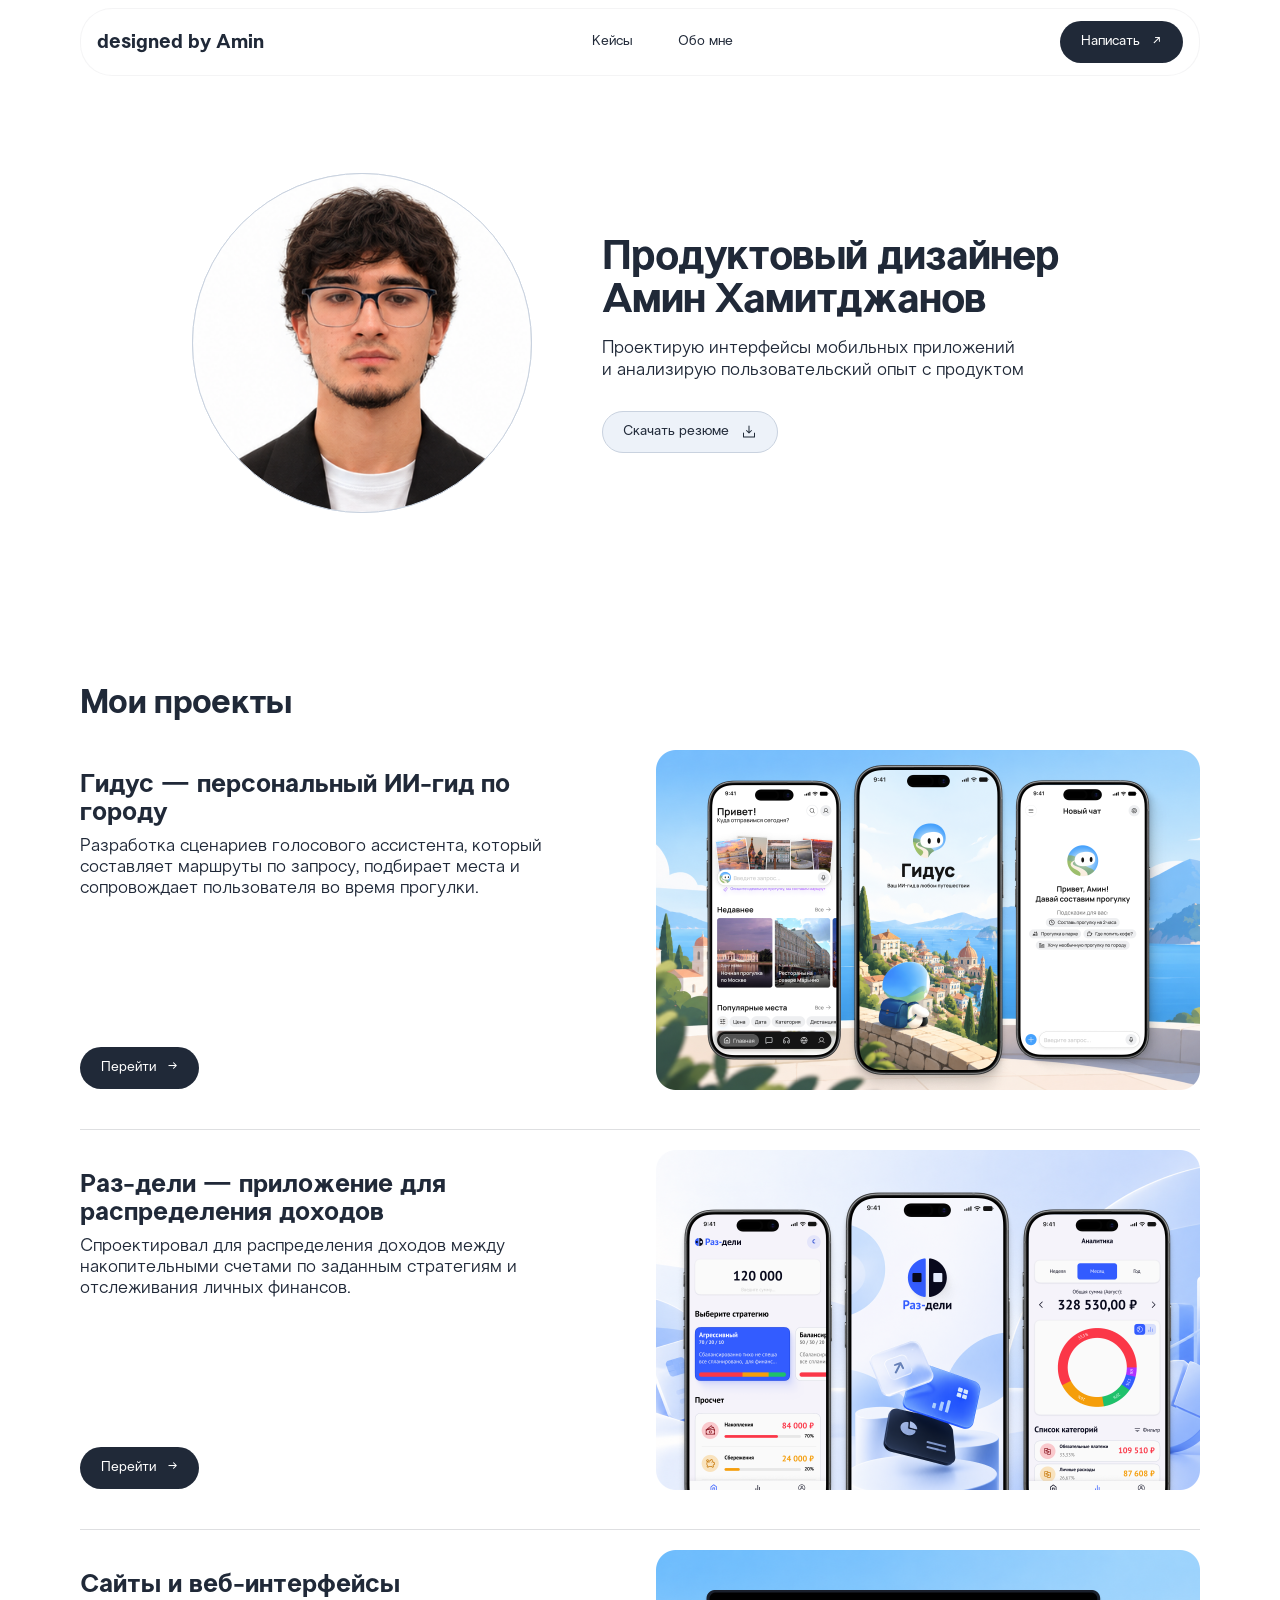
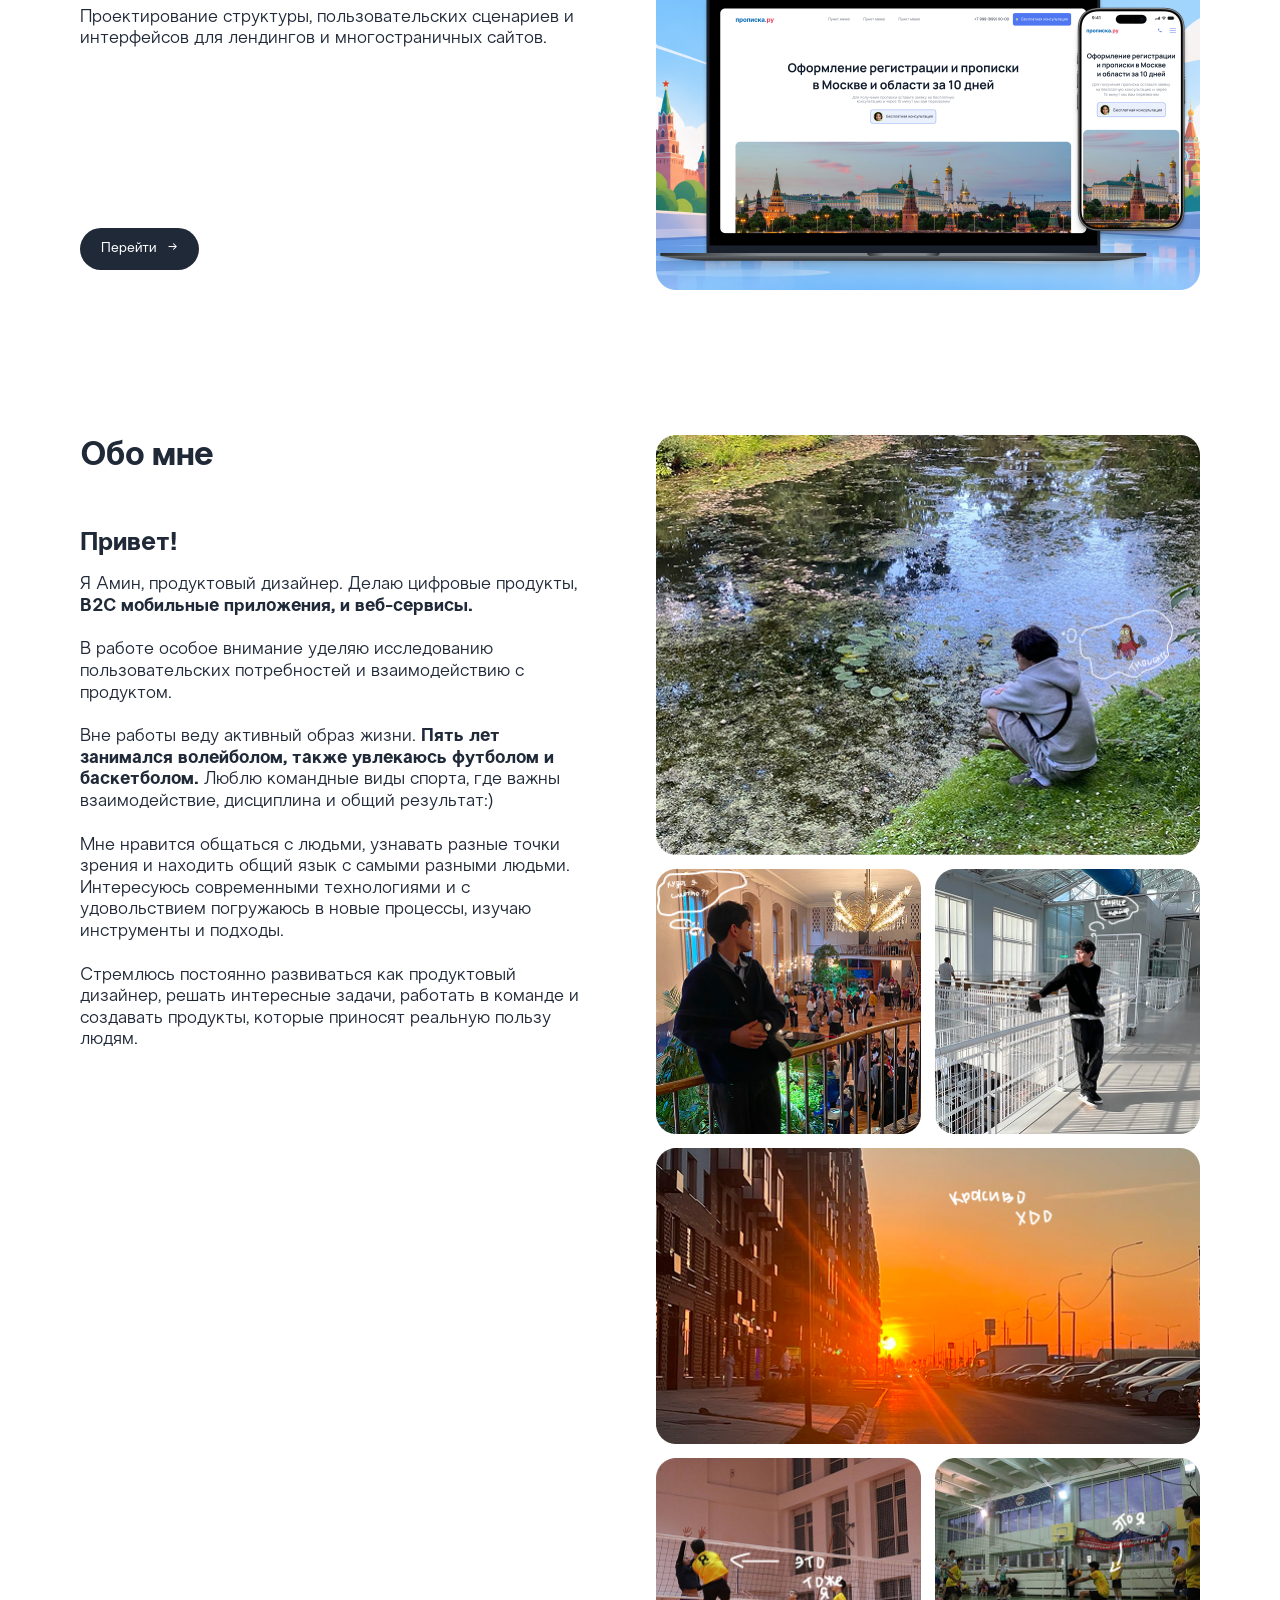
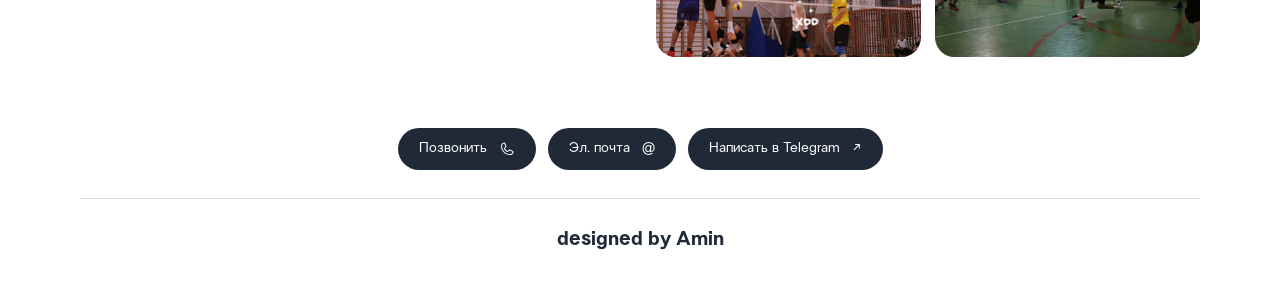
<file: index.html>
<!doctype html>
<html lang="ru">

<head>
  <meta charset="UTF-8">
  <meta name="viewport" content="width=device-width, initial-scale=1.0">
  <meta name="theme-color" content="#ffffff">
  <meta name="description" content="Портфолио продуктового дизайнера Амина Хамитджанова: проекты и информация обо мне.">
  <title>Амин Хамитджанов — продуктовый дизайнер</title>
  <link rel="stylesheet" href="styles.css?v=20261117-1">
  <link icon rel="icon" href="Медиа/Favicon.svg" type="image/svg+xml">
  <script src="script.js?v=20261117-1" defer></script>
</head>

<body>
  <div class="page-shell">
    <header class="site-header container" id="top">
      <a class="brand" href="#" aria-label="Амин — наверх">designed by Amin</a>
      <nav class="site-nav" id="site-nav" aria-label="Основная навигация">
        <a href="#projects">Кейсы</a>
        <a href="#about">Обо мне</a>
      </nav>
      <a class="pill pill-dark header-contact" href="https://t.me/amin_ux_ui" target="_blank"
        rel="noopener noreferrer"><span class="header-contact-desktop">Написать</span><span
          class="header-contact-mobile">Telegram</span><span class="arrow-icon" aria-hidden="true">↗</span></a>
    </header>

    <main>
      <section class="hero container" aria-labelledby="hero-title">
        <div class="hero-inner reveal">
          <div class="hero-photo-wrap">
            <img class="hero-photo" src="Медиа/фото ава.png" alt="Амин Хамитджанов" width="340" height="340">
            <span class="hero-photo-poses" aria-hidden="true"></span>
          </div>
          <div class="hero-copy">
            <h1 id="hero-title">Продуктовый дизайнер<br>Амин Хамитджанов</h1>
            <p>Проектирую интерфейсы мобильных приложений<br class="desktop-break"> и анализирую пользовательский опыт с
              продуктом</p>
            <a class="pill pill-light resume-button" href="Медиа/Резюме Амин.pdf" download="Резюме Амин.pdf">Скачать
              резюме
              <img class="download-icon" src="Медиа/DownloadSimple.svg" alt="" width="16" height="16"
                aria-hidden="true">
            </a>
          </div>
        </div>
      </section>

      <section class="projects container" id="projects" aria-labelledby="projects-title">
        <h2 class="section-title reveal" id="projects-title">Мои проекты</h2>
        <div class="project-list">
          <article class="project-row reveal">
            <div class="project-copy">
              <div>
                <h3>Гидус — персональный ИИ-гид по городу</h3>
                <p>Разработка сценариев голосового ассистента, который составляет маршруты по запросу, подбирает места и
                  сопровождает пользователя во время прогулки.</p>
              </div>
              <a class="pill pill-dark project-link" href="guidus.html">Перейти <span aria-hidden="true">→</span></a>
            </div>
            <img src="Медиа/preview-guidus-2x.png" alt="Три экрана приложения Гидус" width="544" height="340"
              loading="lazy">
          </article>
          <article class="project-row reveal">
            <div class="project-copy">
              <div>
                <h3>Раз-дели — приложение для распределения доходов</h3>
                <p>Спроектировал для распределения доходов между накопительными счетами по заданным стратегиям и
                  отслеживания личных финансов.</p>
              </div>
              <a class="pill pill-dark project-link" href="razdeli.html">Перейти <span aria-hidden="true">→</span></a>
            </div>
            <img src="Медиа/preview-razdeli-2x.png" alt="Экраны приложения Раз-дели" width="544" height="340"
              loading="lazy">
          </article>
          <article class="project-row reveal">
            <div class="project-copy">
              <div>
                <h3>Сайты и веб-интерфейсы</h3>
                <p>Проектирование структуры, пользовательских сценариев и интерфейсов для лендингов и многостраничных
                  сайтов.</p>
              </div>
              <a class="pill pill-dark project-link" href="web-case/index.html">Перейти <span
                  aria-hidden="true">→</span></a>
            </div>
            <img src="Медиа/preview-web-2x.png" alt="Превью сайта на ноутбуке и телефоне" width="544" height="340"
              loading="lazy">
          </article>
        </div>
      </section>


      <section class="about container" id="about" aria-labelledby="about-title">
        <div class="about-grid">
          <div class="about-copy reveal">
            <h2 class="section-title" id="about-title">Обо мне</h2>
            <h3>Привет!</h3>
            <p>Я Амин, продуктовый дизайнер. Делаю цифровые продукты, <strong>B2C мобильные приложения, и
                веб-сервисы.</strong></p>
            <p>В работе особое внимание уделяю исследованию пользовательских потребностей и взаимодействию с продуктом.
            </p>
            <p>Вне работы веду активный образ жизни. <strong>Пять лет занимался волейболом, также увлекаюсь футболом и
                баскетболом.</strong> Люблю командные виды спорта, где важны взаимодействие, дисциплина и общий
              результат:)</p>
            <p>Мне нравится общаться с людьми, узнавать разные точки зрения и находить общий язык с самыми разными
              людьми. Интересуюсь современными технологиями и с удовольствием погружаюсь в новые процессы, изучаю
              инструменты и подходы.
            </p>
            <p>Стремлюсь постоянно развиваться как продуктовый дизайнер, решать интересные задачи, работать в команде и
              создавать продукты, которые приносят реальную пользу людям.</p>
          </div>
          <div class="photo-story" aria-label="Фотографии Амина">
            <div class="photo-step">
              <div class="photo-frame reveal"><img src="Медиа/Фотка о себе 1.jpg" alt="У пруда" width="542" height="419"
                  loading="lazy"></div>
            </div>
            <div class="photo-step">
              <div class="photo-frame photo-pair reveal"><img src="Медиа/Фотка о себе 2.jpg" alt="В помещении"
                  width="264" height="264" loading="lazy"><img src="Медиа/Фотка о себе 3.jpg" alt="На прогулке"
                  width="264" height="264" loading="lazy"></div>
            </div>
            <div class="photo-step">
              <div class="photo-frame reveal"><img src="Медиа/Фотка о себе 4.jpg" alt="Закат в городе" width="542"
                  height="295" loading="lazy"></div>
            </div>
            <div class="photo-step">
              <div class="photo-frame photo-pair reveal"><img src="Медиа/Фотка о себе 5.jpg" alt="Игра в волейбол"
                  width="264" height="199" loading="lazy"><img src="Медиа/Фотка о себе 6.jpg" alt="Игра в баскетбол"
                  width="264" height="199" loading="lazy"></div>
            </div>
          </div>
        </div>
      </section>
    </main>

    <footer class="site-footer container">
      <div class="footer-contacts">
        <a class="pill pill-dark footer-contact" href="tel:+79939226321" target="_blank" rel="noopener noreferrer">
          Позвонить <img src="Медиа/Phone.svg" alt="" width="16" height="16" aria-hidden="true" color="white"></a>
        <a class="pill pill-dark footer-contact" href="mailto:amindesign03@mail.ru" target="_blank"
          rel="noopener noreferrer"> Эл. почта <span aria-hidden="true">@</span></a>
        <a class="pill pill-dark footer-contact" href="https://t.me/amin_ux_ui" target="_blank"
          rel="noopener noreferrer">Написать в Telegram <span aria-hidden="true">↗</span></a>
      </div>
      <div class="footer-divider" aria-hidden="true"></div>
      <a class="footer-brand" href="#">designed by Amin</a>
    </footer>
  </div>

  <div class="toast" id="toast" role="status" aria-live="polite"></div>
</body>

</html>
</file>
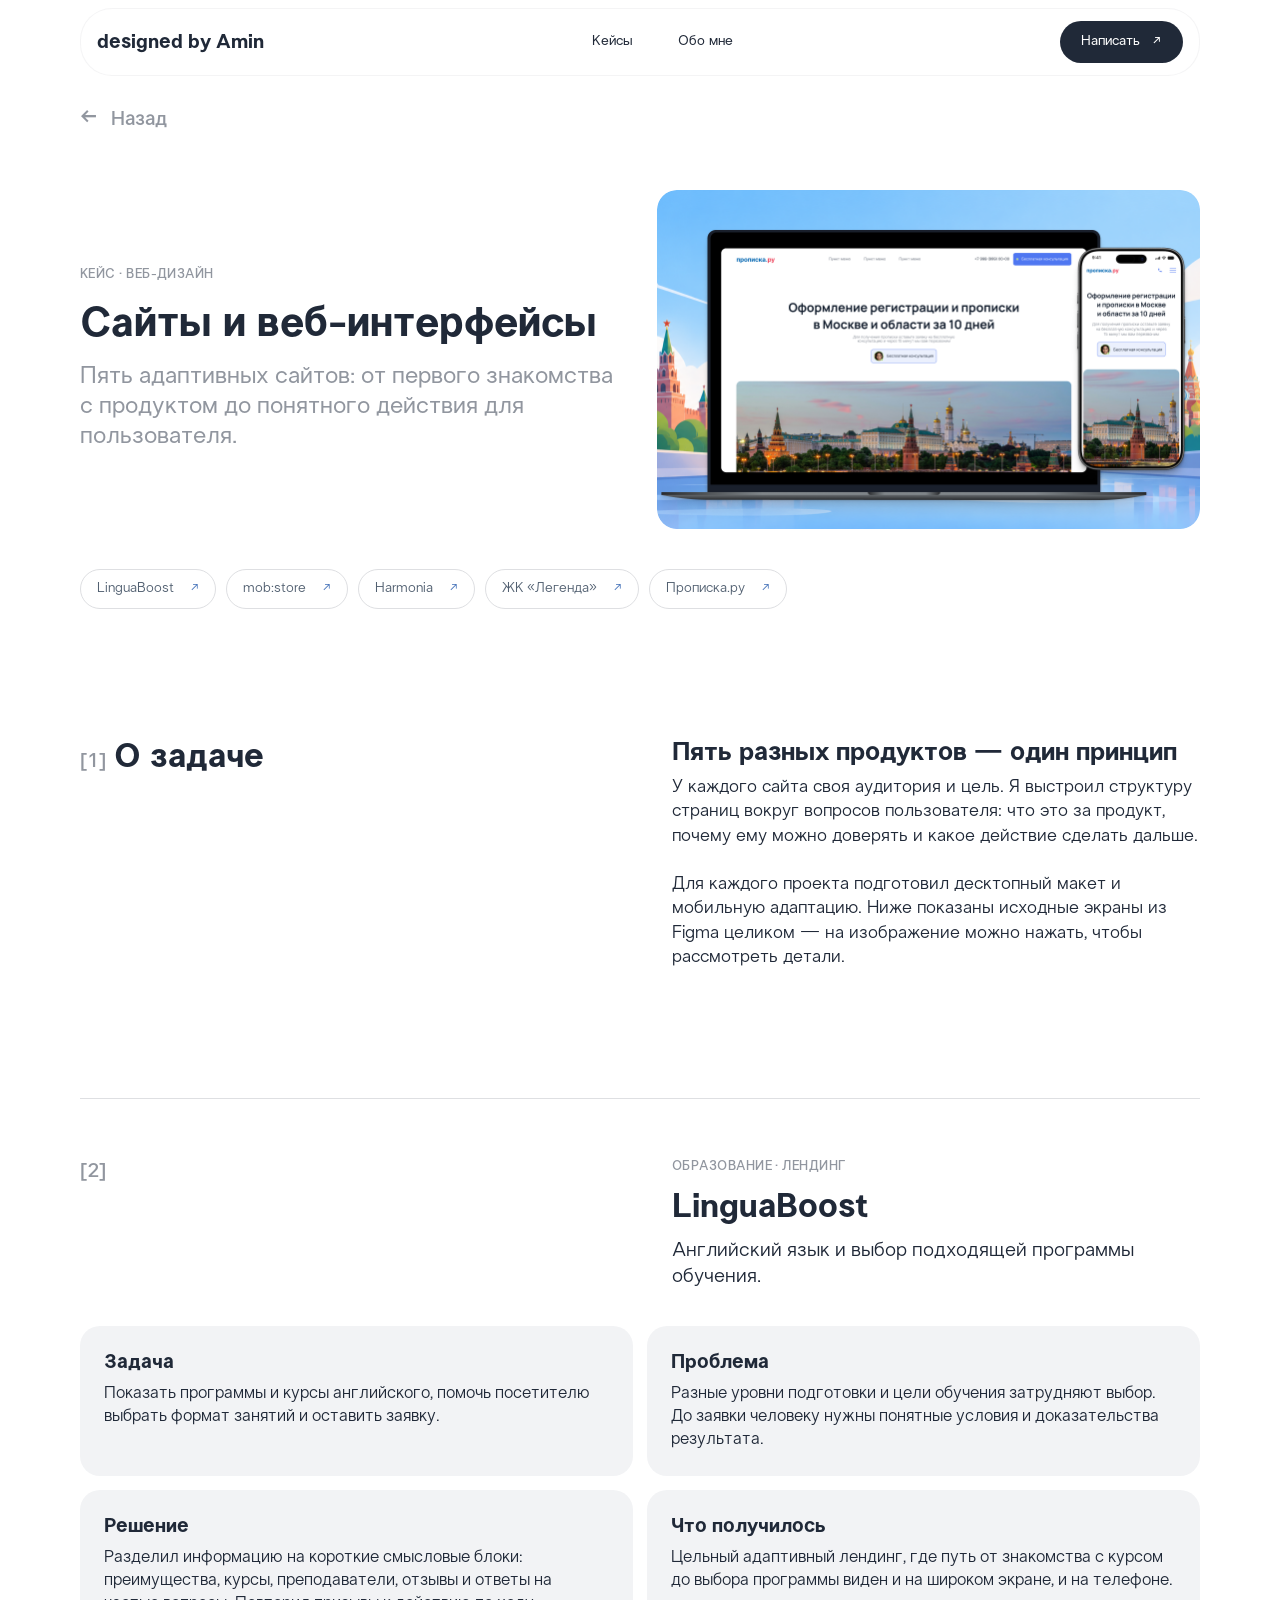
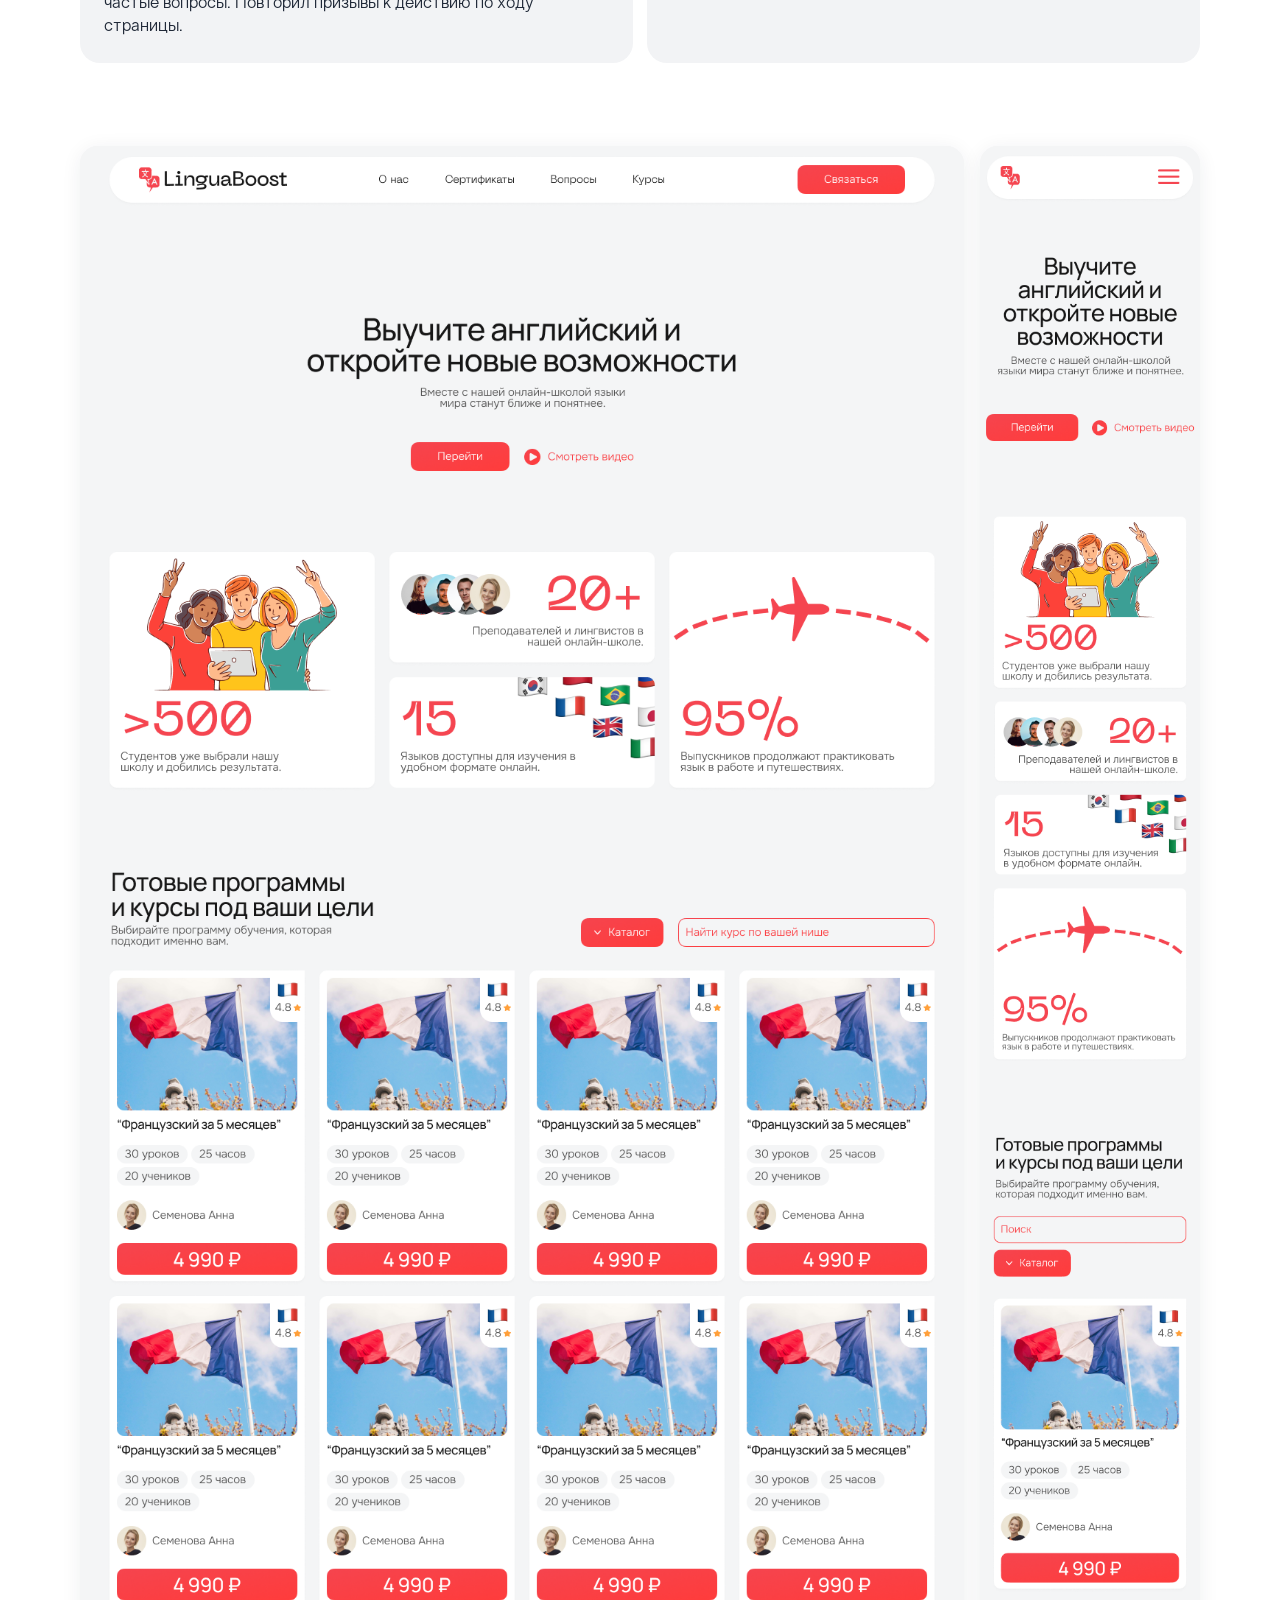
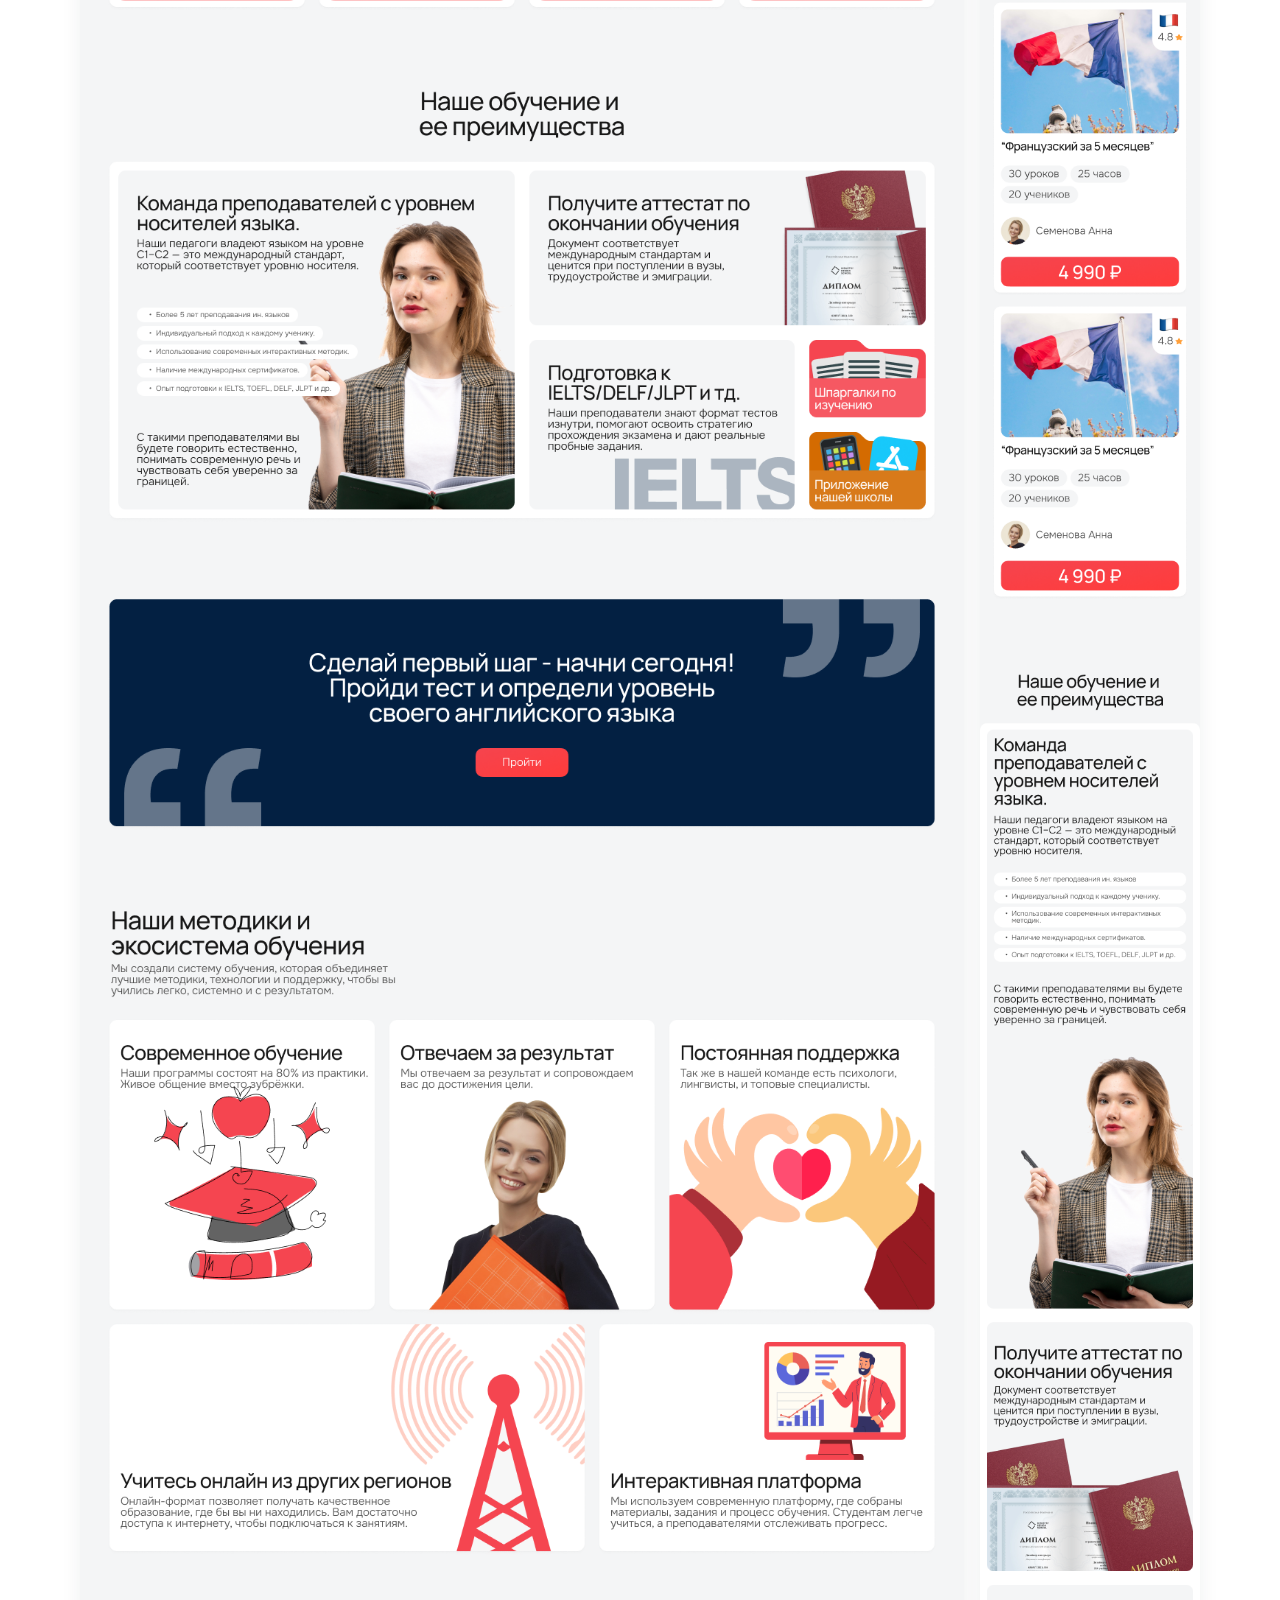
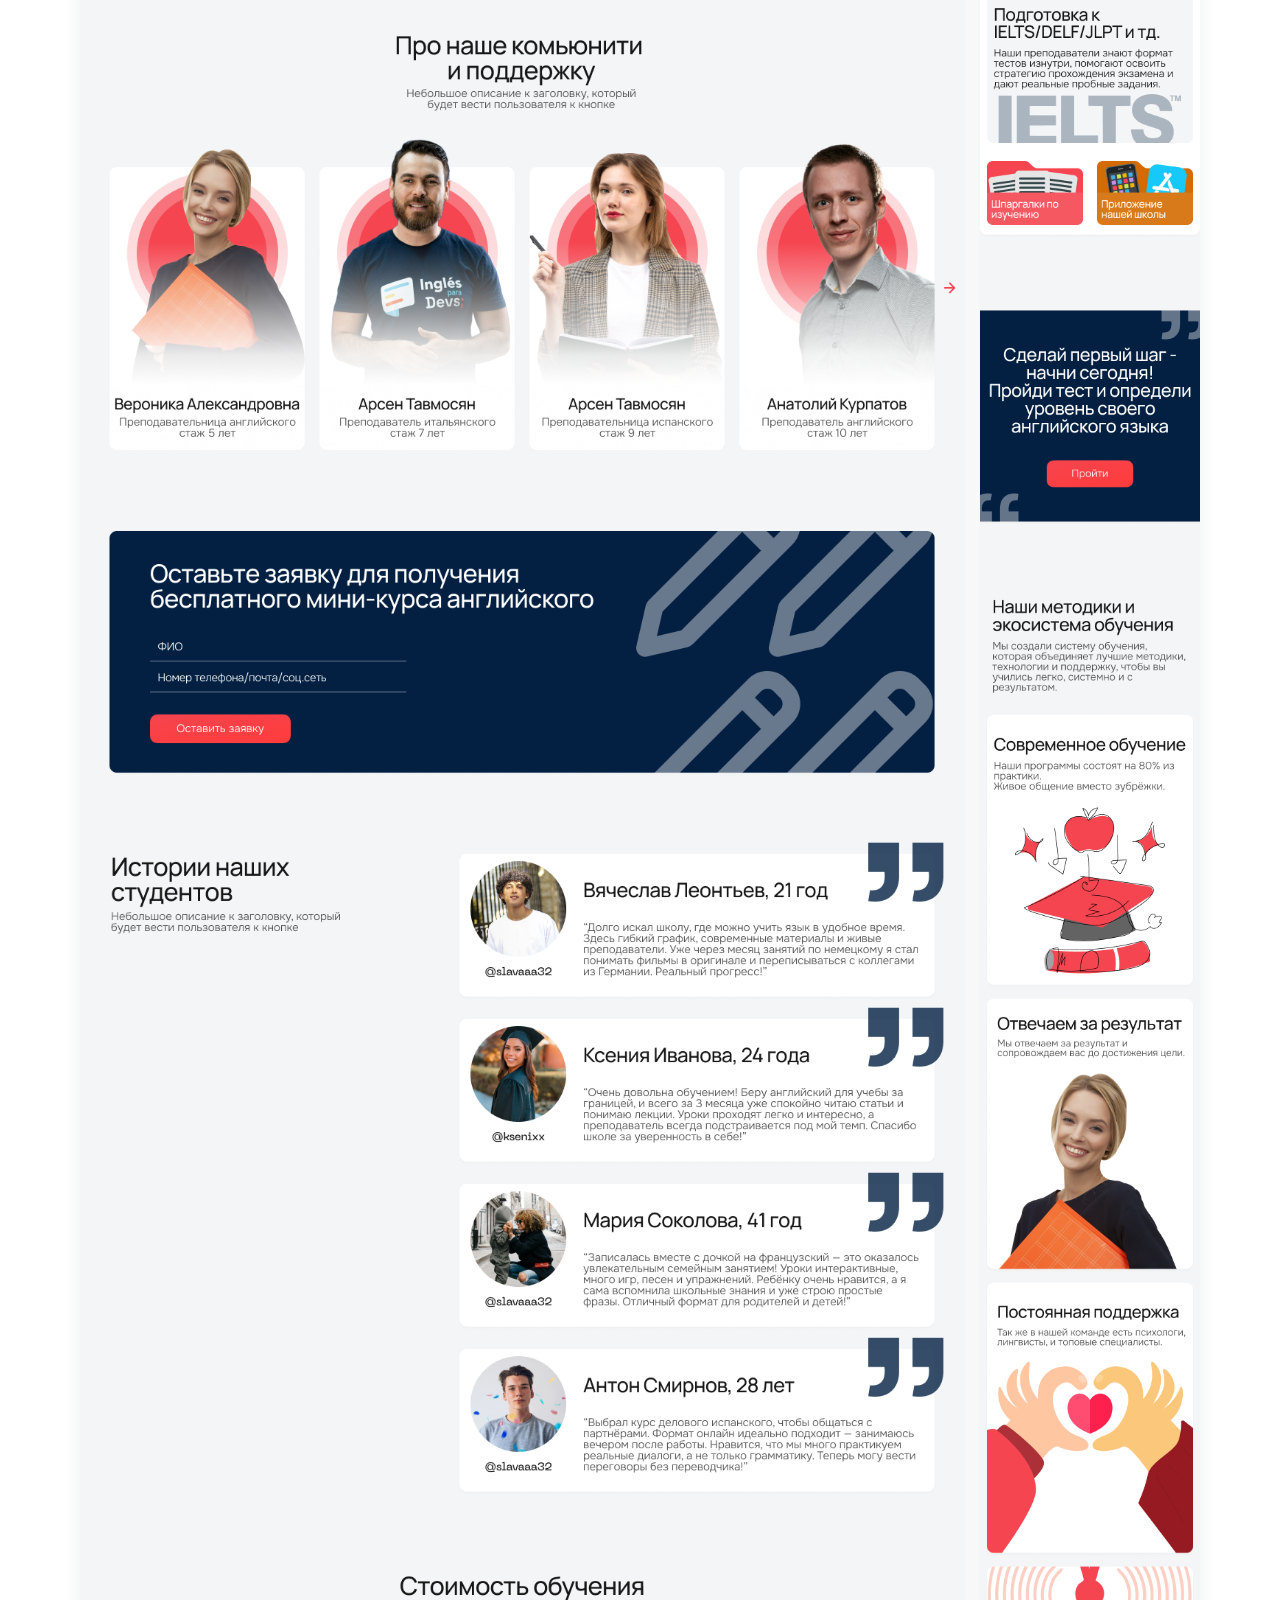
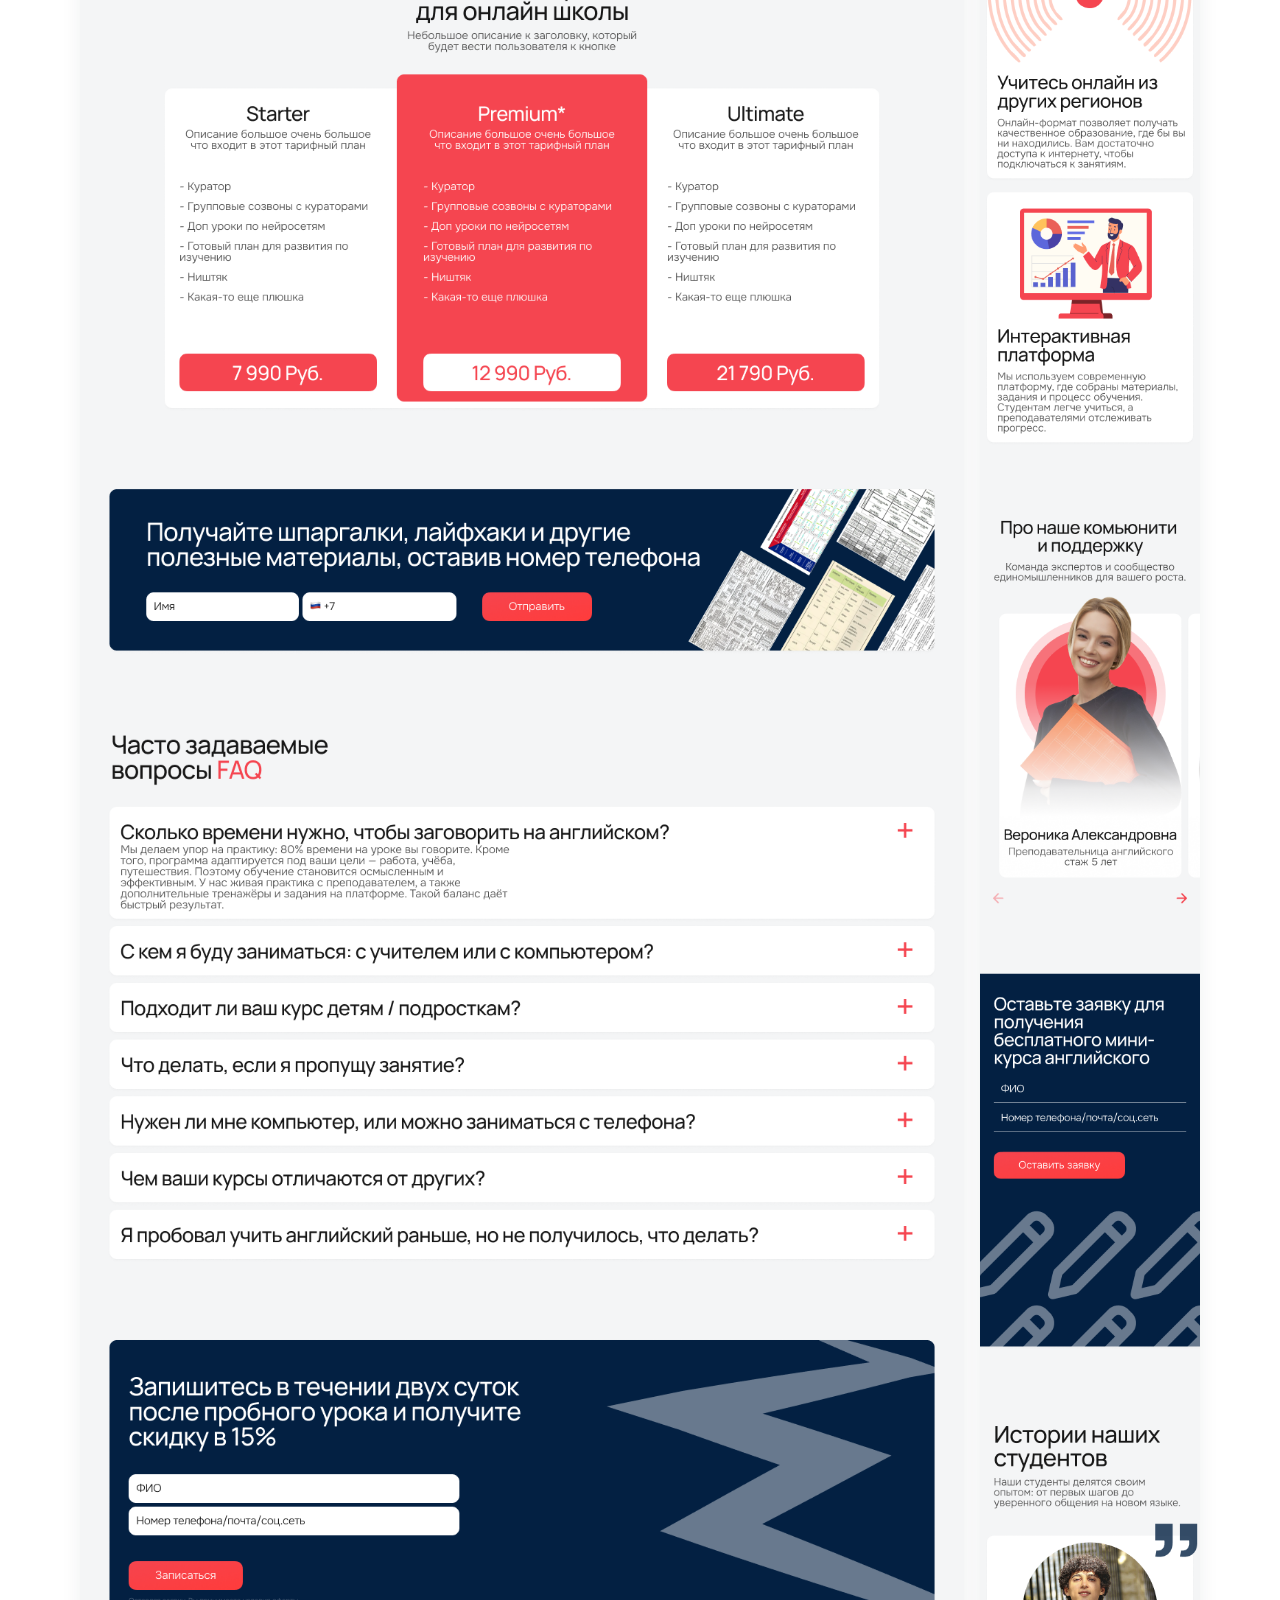
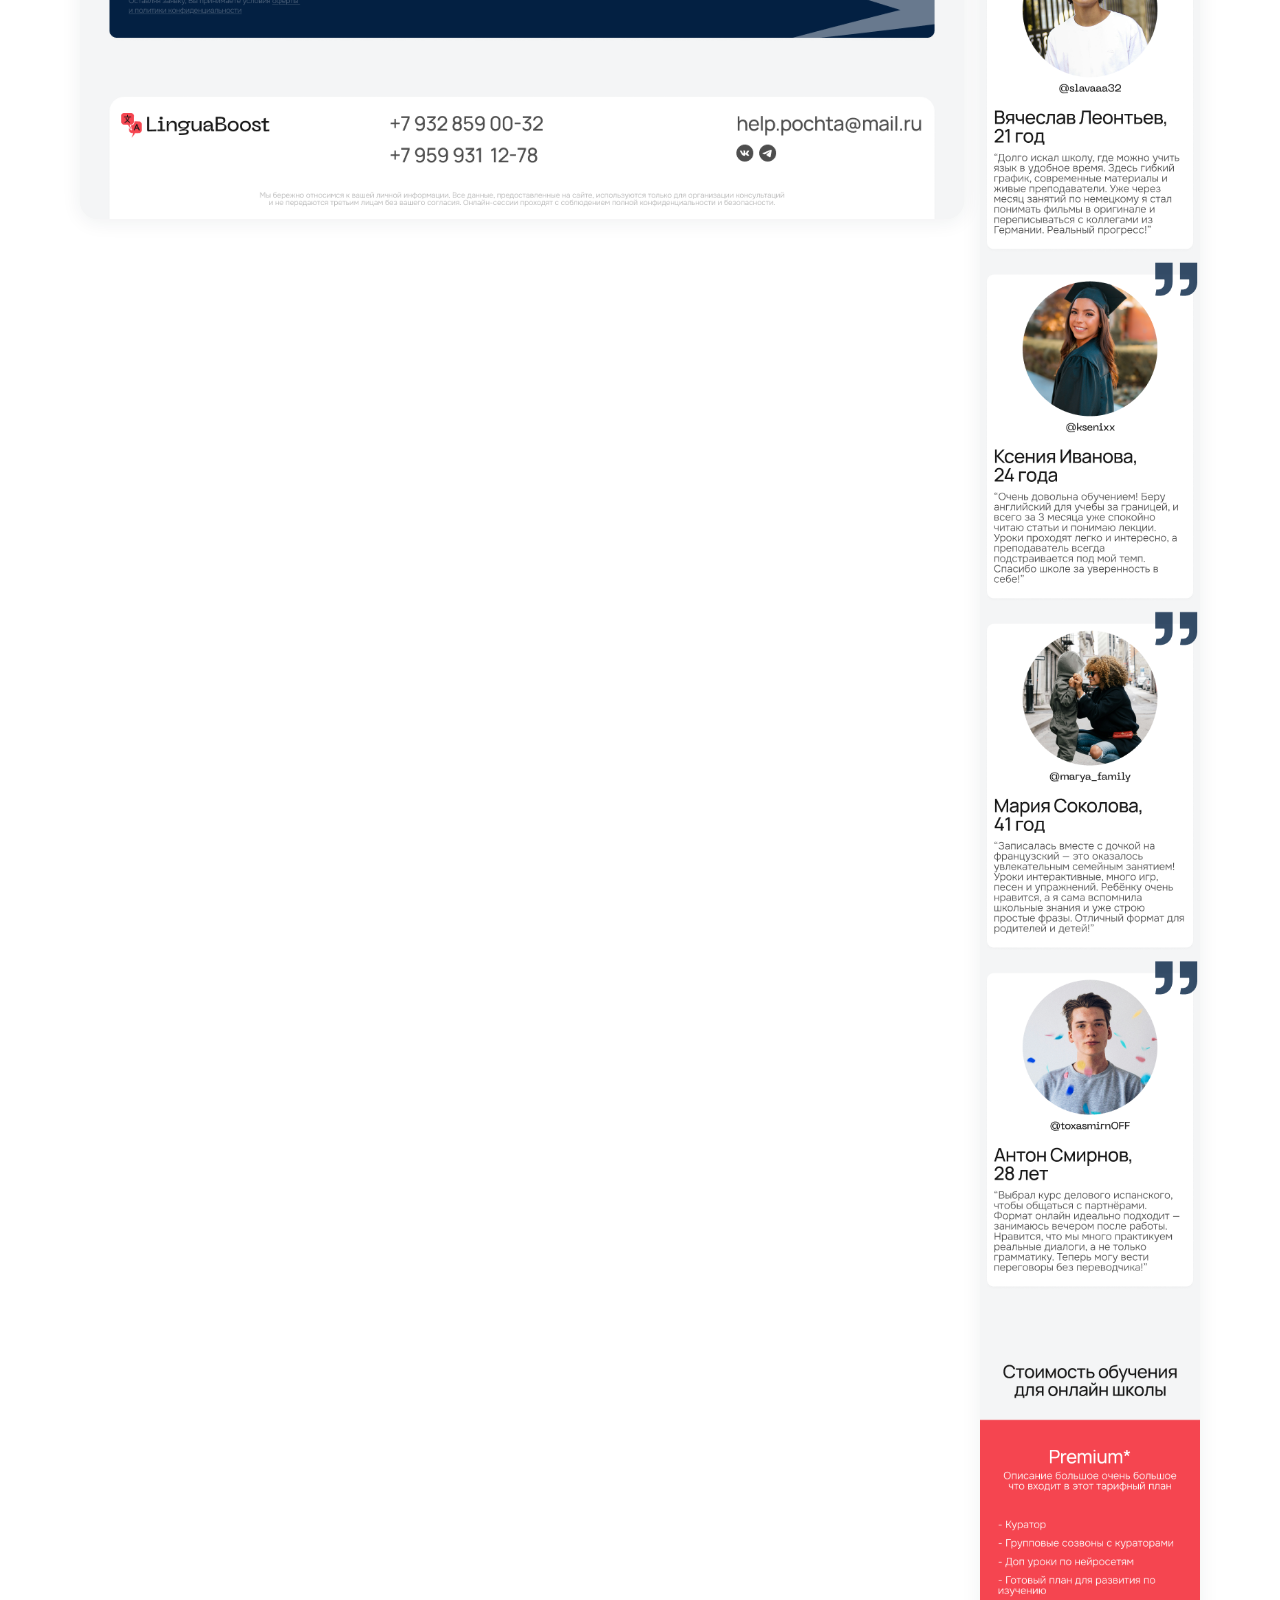
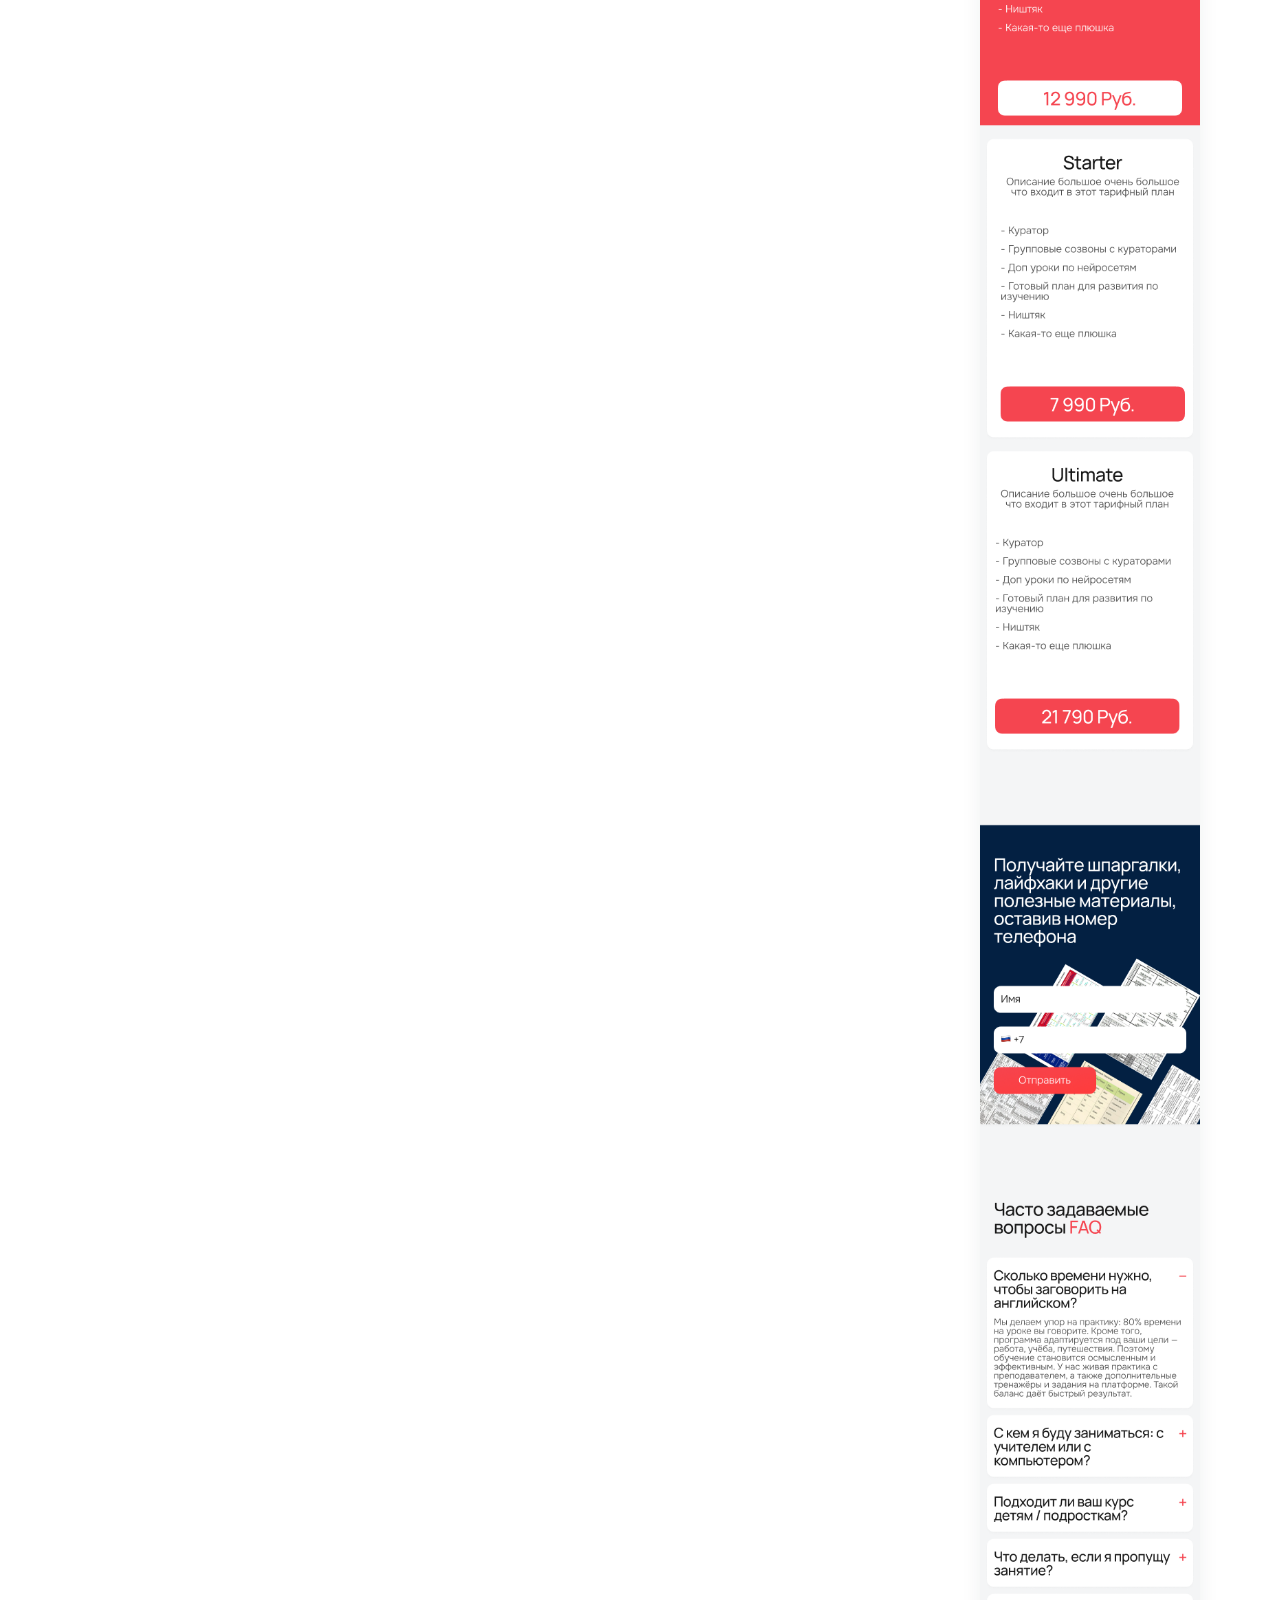
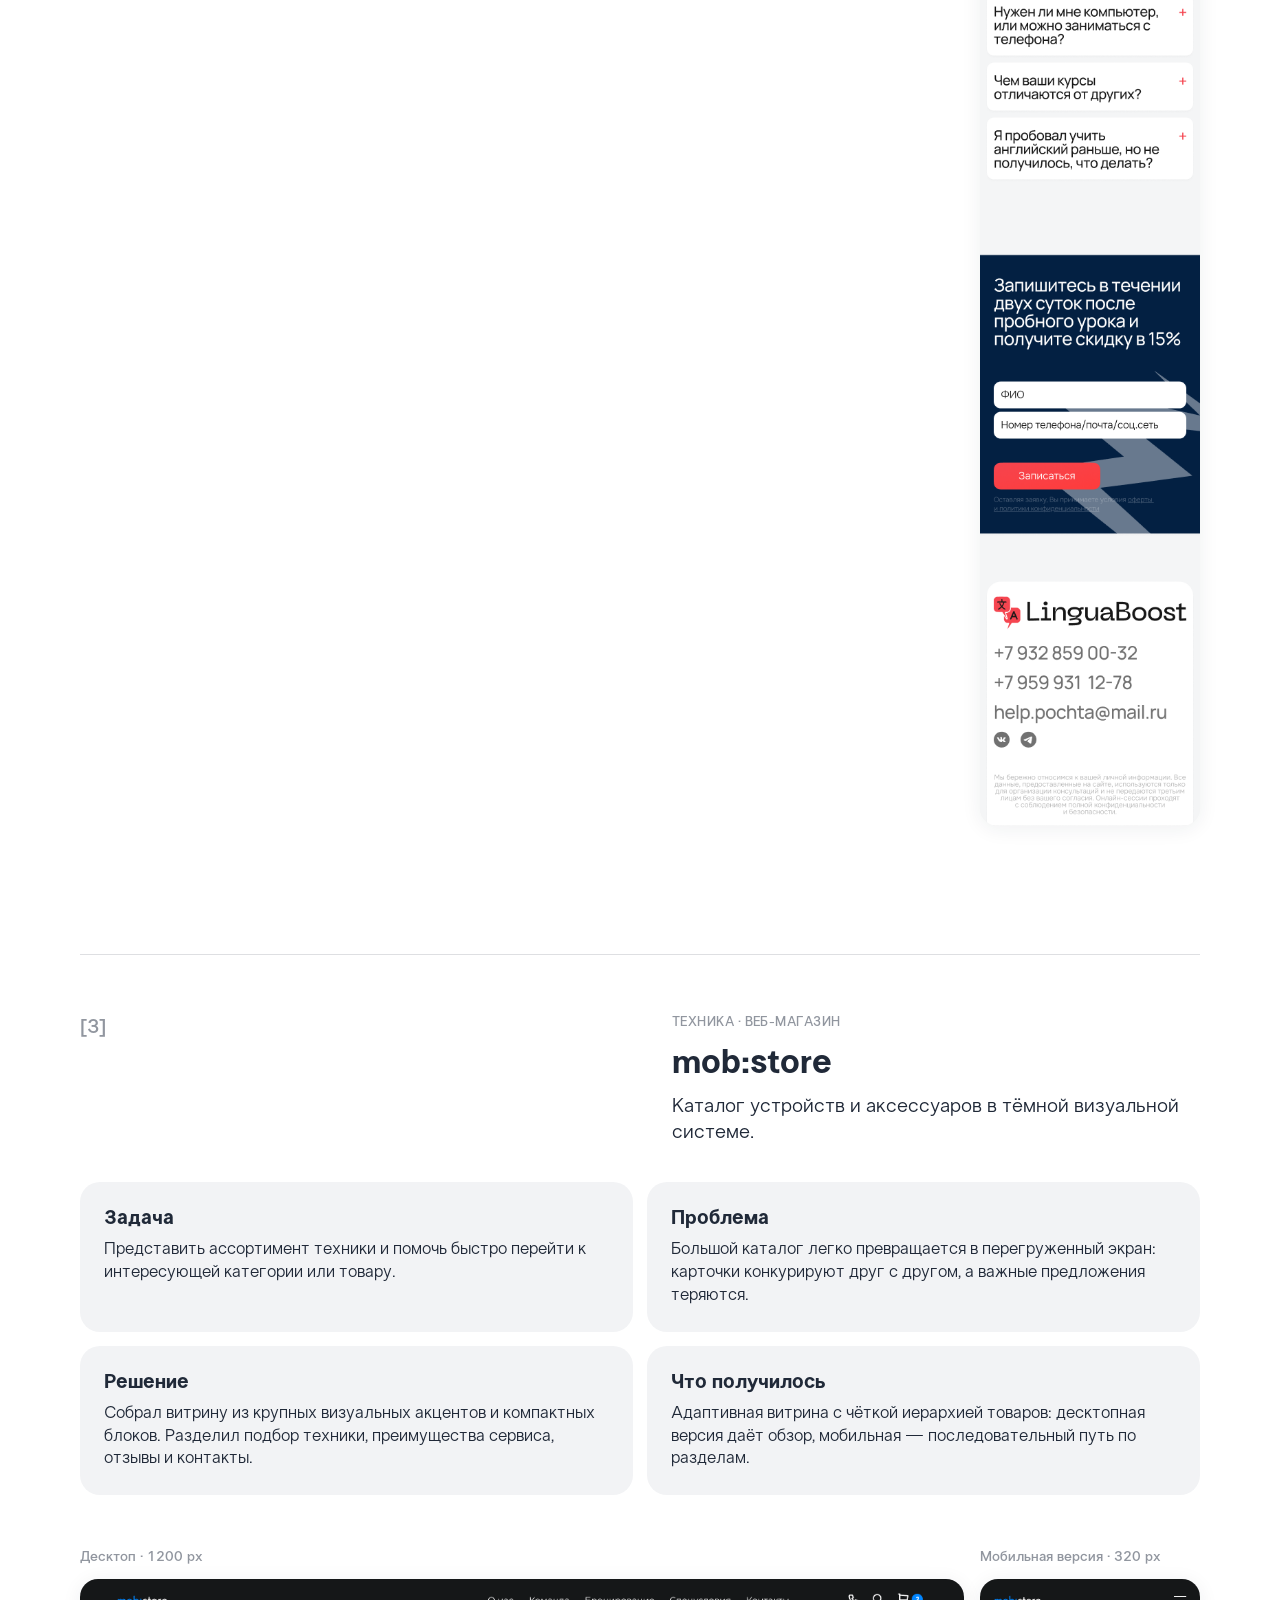
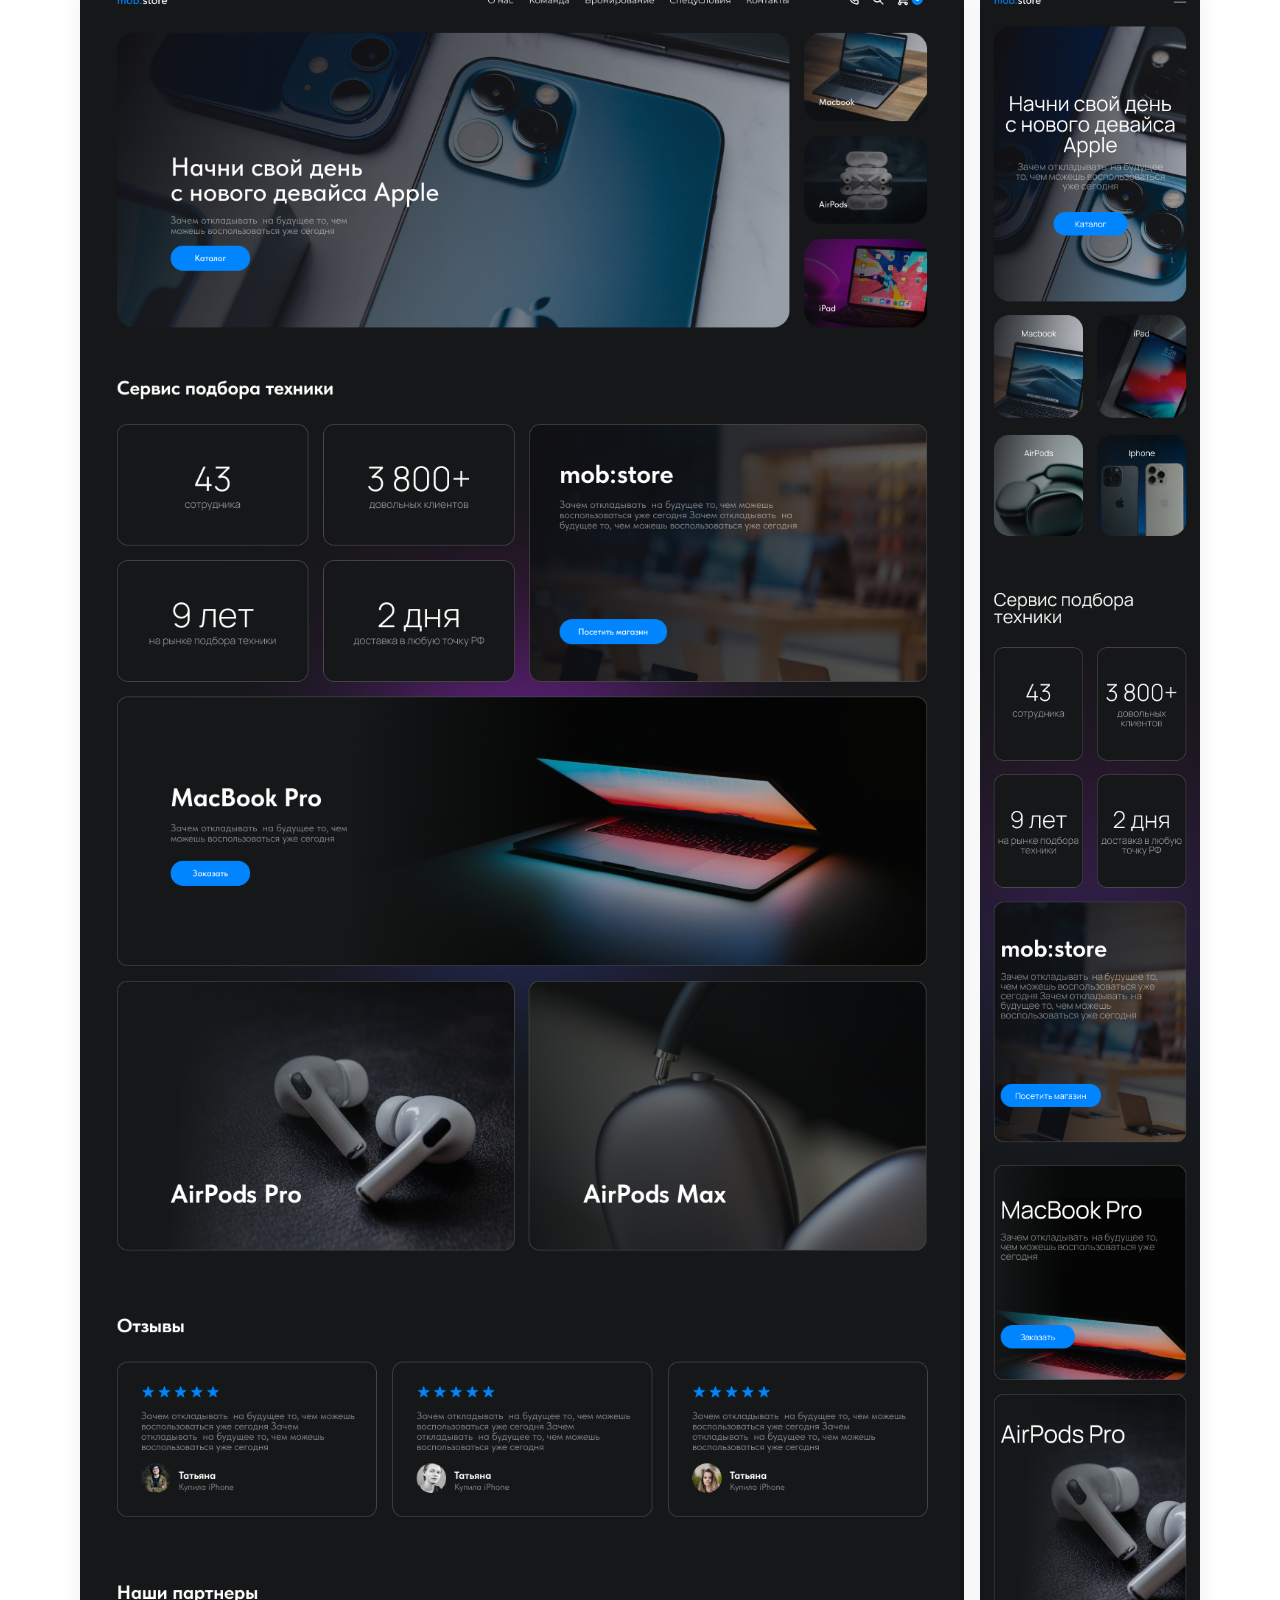
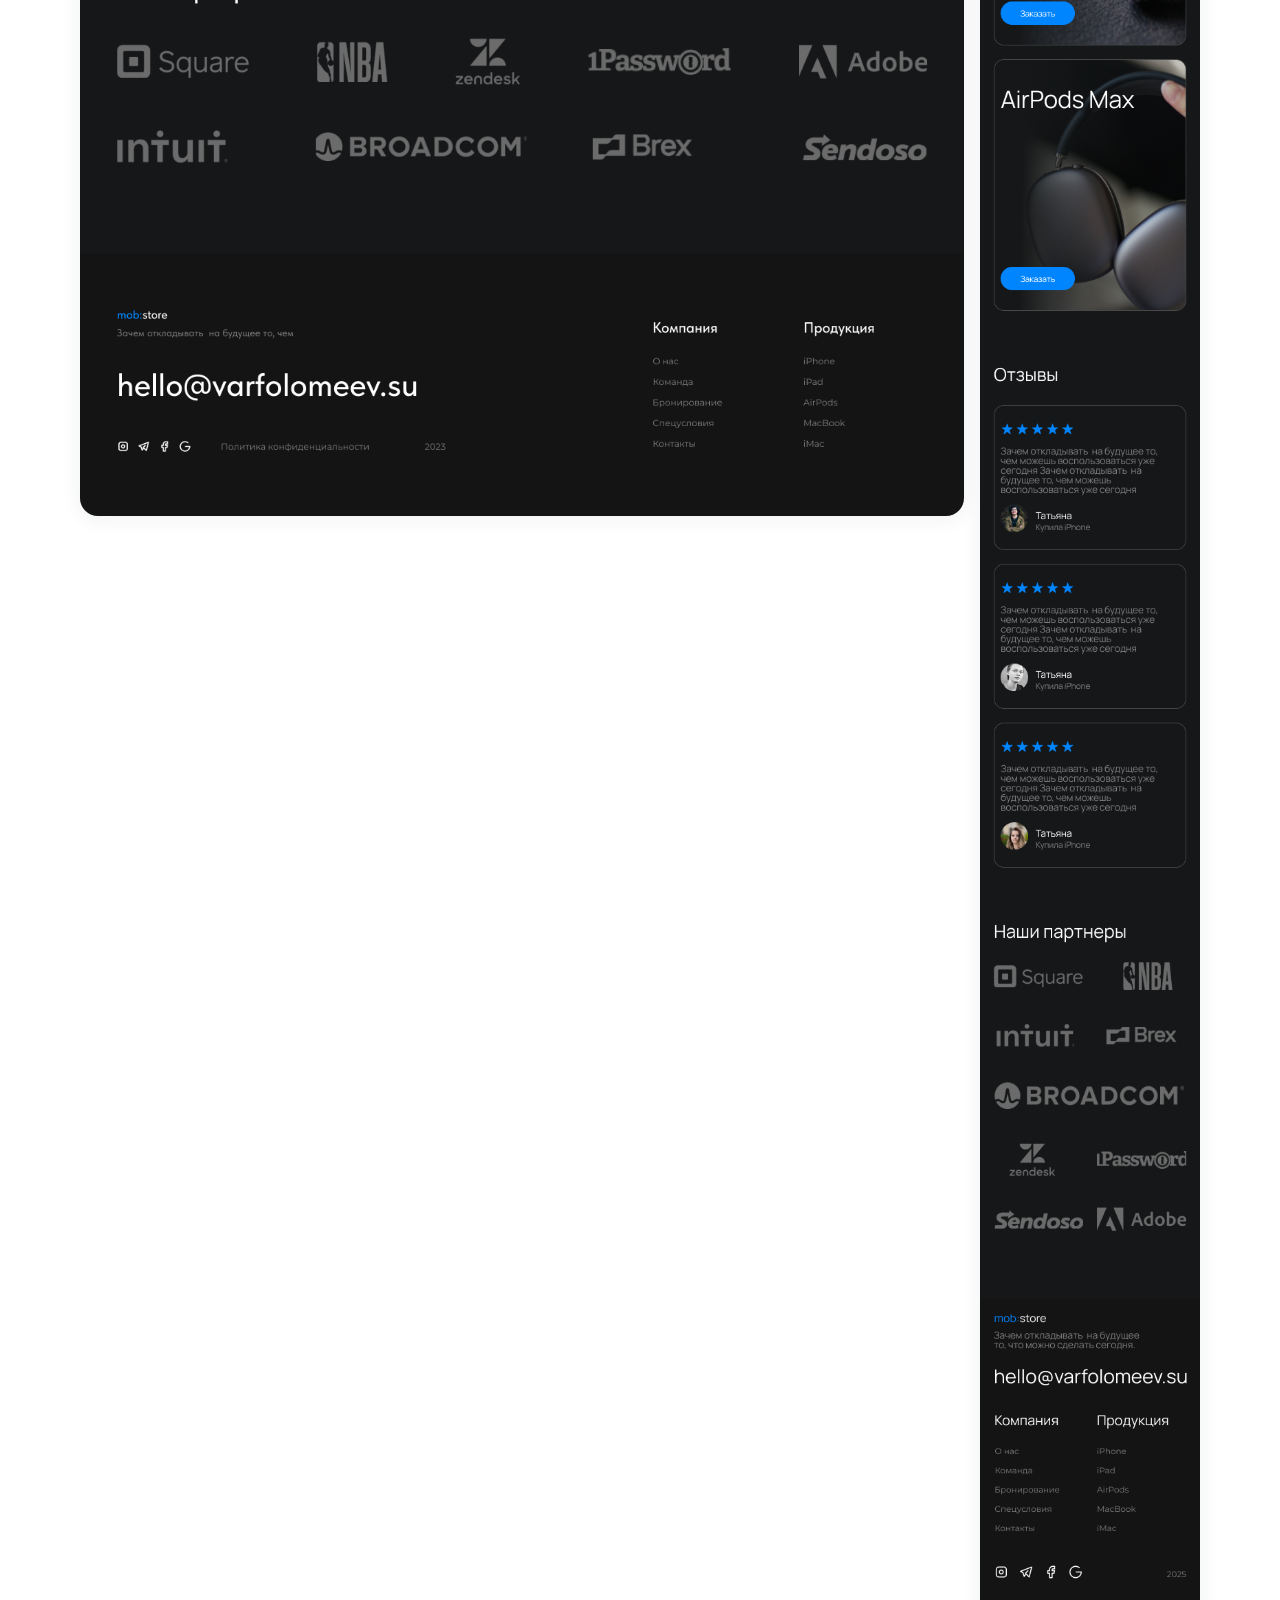
<file: web-case/index.html>
<!doctype html>
<html lang="ru">

<head>
  <meta charset="UTF-8">
  <meta name="viewport" content="width=device-width, initial-scale=1">
  <meta name="theme-color" content="#ffffff">
  <meta name="description"
    content="Пять проектов сайтов и веб-интерфейсов Амина Хамитджанова: задачи, решения и адаптивные макеты.">
  <title>Сайты и веб-интерфейсы — кейс Амина Хамитджанова</title>
  <script>
    // Preserve relative asset paths when the local server opens /web-case without a trailing slash.
    if (location.pathname.endsWith("/web-case")) {
      history.replaceState(null, "", location.pathname + "/" + location.search + location.hash);
    }
  </script>
  <link rel="icon" href="assets/Favicon.svg" type="image/svg+xml">
  <link rel="stylesheet" href="styles.css">
  <script src="script.js" defer></script>
</head>

<body>
  <div class="page-shell" id="top">
    <header class="site-header container">
      <a class="brand" href="../index.html" aria-label="Вернуться на главную">designed by Amin</a>
      <nav class="site-nav" aria-label="Основная навигация">
        <a href="../index.html#projects">Кейсы</a>
        <a href="../index.html#about">Обо мне</a>
      </nav>
      <a class="pill pill-dark header-contact" href="https://t.me/amin_ux_ui" target="_blank"
        rel="noopener noreferrer">Написать <span aria-hidden="true">↗</span></a>
    </header>

    <main>
      <section class="case-hero container" aria-labelledby="case-title">
        <a class="case-back" href="../index.html#projects"><span aria-hidden="true">←</span> Назад</a>
        <div class="hero-grid">
          <div class="hero-copy reveal">
            <p class="eyebrow">Кейс · веб-дизайн</p>
            <h1 id="case-title">Сайты и веб-интерфейсы</h1>
            <p class="case-subtitle">Пять адаптивных сайтов: от первого знакомства с продуктом до понятного действия для
              пользователя.</p>
          </div>
          <button class="hero-cover image-trigger reveal" type="button" data-image="assets/preview-web-2x.png"
            data-alt="Превью сайта на ноутбуке и телефоне" aria-label="Увеличить превью кейса">
            <img src="assets/preview-web-2x.png" alt="Сайт на ноутбуке и телефоне" width="544" height="340">
          </button>
        </div>
        <nav class="project-index reveal" aria-label="Проекты в кейсе">
          <a href="#linguaboost">LinguaBoost <span>↗</span></a>
          <a href="#mobstore">mob:store <span>↗</span></a>
          <a href="#harmonia">Harmonia <span>↗</span></a>
          <a href="#legenda">ЖК «Легенда» <span>↗</span></a>
          <a href="#propiska">Прописка.ру <span>↗</span></a>
        </nav>
      </section>

      <section class="case-overview container reveal" aria-labelledby="overview-title">
        <div class="section-heading"><span class="section-number">[1]</span>
          <h2 id="overview-title">О задаче</h2>
        </div>
        <div class="overview-copy">
          <h3>Пять разных продуктов — один принцип</h3>
          <p>У каждого сайта своя аудитория и цель. Я выстроил структуру страниц вокруг вопросов пользователя: что это
            за продукт, почему ему можно доверять и какое действие сделать дальше.</p>
          <p>Для каждого проекта подготовил десктопный макет и мобильную адаптацию. Ниже показаны исходные экраны из
            Figma целиком — на изображение можно нажать, чтобы рассмотреть детали.</p>
        </div>
      </section>

      <section class="web-project container" id="linguaboost" aria-labelledby="linguaboost-title">
        <div class="project-heading reveal"><span class="section-number">[2]</span>
          <div>
            <p class="eyebrow">Образование · лендинг</p>
            <h2 id="linguaboost-title">LinguaBoost</h2>
            <p class="project-lead">Английский язык и выбор подходящей программы обучения.</p>
          </div>
        </div>
        <div class="story-grid">
          <article class="story-item reveal">
            <h3>Задача</h3>
            <p>Показать программы и курсы английского, помочь посетителю выбрать формат занятий и оставить заявку.</p>
          </article>
          <article class="story-item reveal">
            <h3>Проблема</h3>
            <p>Разные уровни подготовки и цели обучения затрудняют выбор. До заявки человеку нужны понятные условия и
              доказательства результата.</p>
          </article>
          <article class="story-item reveal">
            <h3>Решение</h3>
            <p>Разделил информацию на короткие смысловые блоки: преимущества, курсы, преподаватели, отзывы и ответы на
              частые вопросы. Повторил призывы к действию по ходу страницы.</p>
          </article>
          <article class="story-item reveal">
            <h3>Что получилось</h3>
            <p>Цельный адаптивный лендинг, где путь от знакомства с курсом до выбора программы виден и на широком
              экране, и на телефоне.</p>
          </article>
        </div>
        <div class="design-labels reveal"><span>Десктоп · 1200 px</span><span>Мобильная версия · 320 px</span></div>
        <div class="design-pair reveal">
          <button class="design-shot image-trigger" type="button" data-image="assets/linguaboost-desktop.png"
            data-alt="LinguaBoost: полный десктопный макет" aria-label="Увеличить десктопный макет LinguaBoost"><img
              src="assets/linguaboost-desktop.png" alt="Десктопная версия сайта LinguaBoost" width="1200" height="8786"
              loading="lazy" decoding="async"></button>
          <button class="design-shot design-shot-mobile image-trigger" type="button"
            data-image="assets/linguaboost-mobile.png" data-alt="LinguaBoost: полный мобильный макет"
            aria-label="Увеличить мобильный макет LinguaBoost"><img src="assets/linguaboost-mobile.png"
              alt="Мобильная версия сайта LinguaBoost" width="320" height="14952" loading="lazy"
              decoding="async"></button>
        </div>
      </section>

      <section class="web-project container" id="mobstore" aria-labelledby="mobstore-title">
        <div class="project-heading reveal"><span class="section-number">[3]</span>
          <div>
            <p class="eyebrow">Техника · веб-магазин</p>
            <h2 id="mobstore-title">mob:store</h2>
            <p class="project-lead">Каталог устройств и аксессуаров в тёмной визуальной системе.</p>
          </div>
        </div>
        <div class="story-grid">
          <article class="story-item reveal">
            <h3>Задача</h3>
            <p>Представить ассортимент техники и помочь быстро перейти к интересующей категории или товару.</p>
          </article>
          <article class="story-item reveal">
            <h3>Проблема</h3>
            <p>Большой каталог легко превращается в перегруженный экран: карточки конкурируют друг с другом, а важные
              предложения теряются.</p>
          </article>
          <article class="story-item reveal">
            <h3>Решение</h3>
            <p>Собрал витрину из крупных визуальных акцентов и компактных блоков. Разделил подбор техники, преимущества
              сервиса, отзывы и контакты.</p>
          </article>
          <article class="story-item reveal">
            <h3>Что получилось</h3>
            <p>Адаптивная витрина с чёткой иерархией товаров: десктопная версия даёт обзор, мобильная — последовательный
              путь по разделам.</p>
          </article>
        </div>
        <div class="design-labels reveal"><span>Десктоп · 1200 px</span><span>Мобильная версия · 320 px</span></div>
        <div class="design-pair reveal">
          <button class="design-shot image-trigger" type="button" data-image="assets/mobstore-desktop.png"
            data-alt="mob:store: полный десктопный макет" aria-label="Увеличить десктопный макет mob:store"><img
              src="assets/mobstore-desktop.png" alt="Десктопная версия mob:store" width="1200" height="2901"
              loading="lazy" decoding="async"></button>
          <button class="design-shot design-shot-mobile image-trigger" type="button"
            data-image="assets/mobstore-mobile.png" data-alt="mob:store: полный мобильный макет"
            aria-label="Увеличить мобильный макет mob:store"><img src="assets/mobstore-mobile.png"
              alt="Мобильная версия mob:store" width="320" height="4758" loading="lazy" decoding="async"></button>
        </div>
      </section>

      <section class="web-project container" id="harmonia" aria-labelledby="harmonia-title">
        <div class="project-heading reveal"><span class="section-number">[4]</span>
          <div>
            <p class="eyebrow">Поддержка · лендинг</p>
            <h2 id="harmonia-title">Harmonia</h2>
            <p class="project-lead">Помощь людям, которые сталкиваются с тревогой и усталостью.</p>
          </div>
        </div>
        <div class="story-grid">
          <article class="story-item reveal">
            <h3>Задача</h3>
            <p>Объяснить услугу, познакомить с командой специалистов и дать понятный путь к обращению.</p>
          </article>
          <article class="story-item reveal">
            <h3>Проблема</h3>
            <p>Тема чувствительная: посетителю нужны ясность, спокойная подача и основания доверять сервису до первого
              контакта.</p>
          </article>
          <article class="story-item reveal">
            <h3>Решение</h3>
            <p>Выстроил страницу от описания проблемы к формату помощи. Добавил блоки о специалистах, причинах
              обращения, отзывах и вопросах.</p>
          </article>
          <article class="story-item reveal">
            <h3>Что получилось</h3>
            <p>Десктопный и мобильный макеты с последовательной историей и заметными, но ненавязчивыми точками
              обращения.</p>
          </article>
        </div>
        <div class="design-labels reveal"><span>Десктоп · 1200 px</span><span>Мобильная версия · 320 px</span></div>
        <div class="design-pair reveal">
          <button class="design-shot image-trigger" type="button" data-image="assets/harmonia-desktop.png"
            data-alt="Harmonia: полный десктопный макет" aria-label="Увеличить десктопный макет Harmonia"><img
              src="assets/harmonia-desktop.png" alt="Десктопная версия Harmonia" width="1200" height="5545"
              loading="lazy" decoding="async"></button>
          <button class="design-shot design-shot-mobile image-trigger" type="button"
            data-image="assets/harmonia-mobile.png" data-alt="Harmonia: полный мобильный макет"
            aria-label="Увеличить мобильный макет Harmonia"><img src="assets/harmonia-mobile.png"
              alt="Мобильная версия Harmonia" width="320" height="9091" loading="lazy" decoding="async"></button>
        </div>
      </section>

      <section class="web-project container" id="legenda" aria-labelledby="legenda-title">
        <div class="project-heading reveal"><span class="section-number">[5]</span>
          <div>
            <p class="eyebrow">Недвижимость · лендинг</p>
            <h2 id="legenda-title">ЖК «Легенда»</h2>
            <p class="project-lead">Презентация жилого комплекса и его атмосферы.</p>
          </div>
        </div>
        <div class="story-grid">
          <article class="story-item reveal">
            <h3>Задача</h3>
            <p>Показать преимущества комплекса, архитектуру и доступные планировки в одном цельном сценарии.</p>
          </article>
          <article class="story-item reveal">
            <h3>Проблема</h3>
            <p>Описание объекта само по себе не помогает представить будущую жизнь в нём. Нужны визуальный образ и
              конкретные факты.</p>
          </article>
          <article class="story-item reveal">
            <h3>Решение</h3>
            <p>Использовал крупные архитектурные фотографии, цифры и блок с планировками. Текст поддерживает визуальный
              ритм страницы.</p>
          </article>
          <article class="story-item reveal">
            <h3>Что получилось</h3>
            <p>Адаптивный промосайт, который сочетает атмосферную подачу с практической информацией для выбора квартиры.
            </p>
          </article>
        </div>
        <div class="design-labels reveal"><span>Десктоп · 1200 px</span><span>Мобильная версия · 320 px</span></div>
        <div class="design-pair reveal">
          <button class="design-shot image-trigger" type="button" data-image="assets/legenda-desktop.png"
            data-alt="ЖК Легенда: полный десктопный макет" aria-label="Увеличить десктопный макет ЖК Легенда"><img
              src="assets/legenda-desktop.png" alt="Десктопная версия ЖК Легенда" width="1200" height="4625"
              loading="lazy" decoding="async"></button>
          <button class="design-shot design-shot-mobile image-trigger" type="button"
            data-image="assets/legenda-mobile.png" data-alt="ЖК Легенда: полный мобильный макет"
            aria-label="Увеличить мобильный макет ЖК Легенда"><img src="assets/legenda-mobile.png"
              alt="Мобильная версия ЖК Легенда" width="320" height="6826" loading="lazy" decoding="async"></button>
        </div>
      </section>

      <section class="web-project container" id="propiska" aria-labelledby="propiska-title">
        <div class="project-heading reveal"><span class="section-number">[6]</span>
          <div>
            <p class="eyebrow">Услуги · лендинг</p>
            <h2 id="propiska-title">Прописка.ру</h2>
            <p class="project-lead">Регистрация в Москве и области с понятным сценарием обращения.</p>
          </div>
        </div>
        <div class="story-grid">
          <article class="story-item reveal">
            <h3>Задача</h3>
            <p>Объяснить процесс регистрации и помочь посетителю запросить консультацию.</p>
          </article>
          <article class="story-item reveal">
            <h3>Проблема</h3>
            <p>Услуга связана с документами и сроками. Посетителю важно быстро понять этапы, состав помощи и основания
              доверять компании.</p>
          </article>
          <article class="story-item reveal">
            <h3>Решение</h3>
            <p>Собрал блоки о порядке работы, услугах и преимуществах, добавил команду, ответы на частые вопросы и
              повторяющиеся точки контакта.</p>
          </article>
          <article class="story-item reveal">
            <h3>Что получилось</h3>
            <p>Длинная, но последовательная страница с самостоятельной мобильной компоновкой каждого раздела.</p>
          </article>
        </div>
        <div class="design-labels reveal"><span>Десктоп · 1200 px</span><span>Мобильная версия · 320 px</span></div>
        <div class="design-pair reveal">
          <button class="design-shot image-trigger" type="button" data-image="assets/propiska-ru-desktop.png"
            data-alt="Прописка.ру: полный десктопный макет" aria-label="Увеличить десктопный макет Прописка.ру"><img
              src="assets/propiska-ru-desktop.png" alt="Десктопная версия Прописка.ру" width="1200" height="7522"
              loading="lazy" decoding="async"></button>
          <button class="design-shot design-shot-mobile image-trigger" type="button"
            data-image="assets/propiska-ru-mobile.png" data-alt="Прописка.ру: полный мобильный макет"
            aria-label="Увеличить мобильный макет Прописка.ру"><img src="assets/propiska-ru-mobile.png"
              alt="Мобильная версия Прописка.ру" width="320" height="11213" loading="lazy" decoding="async"></button>
        </div>
      </section>

      <section class="case-ending container reveal" aria-labelledby="ending-title">
        <div class="section-heading"><span class="section-number">[7]</span>
          <h2 id="ending-title">Итог</h2>
        </div>
        <div class="overview-copy">
          <p>Пять проектов показывают работу с разными задачами: обучением, продажей техники, услугами и недвижимостью.
            Для каждого я подготовил структуру, визуальную иерархию и адаптивные экраны, сохранив собственный характер
            продукта.</p>
        </div>
      </section>
    </main>

    <footer class="site-footer container">
      <a class="pill pill-dark footer-contact" href="https://t.me/amin_ux_ui" target="_blank"
        rel="noopener noreferrer">Написать в Telegram <span aria-hidden="true">↗</span></a>
      <div class="footer-divider" aria-hidden="true"></div>
      <a class="footer-brand" href="#top">designed by Amin</a>
    </footer>
  </div>

  <div class="image-viewer" role="dialog" aria-modal="true" aria-label="Просмотр макета" hidden>
    <div class="image-viewer__backdrop" data-close></div>
    <div class="image-viewer__panel">
      <div class="image-viewer__stage"><img class="image-viewer__image" alt=""></div>
      <button class="image-viewer__close" type="button" data-close aria-label="Закрыть изображение">×</button>
      <div class="image-viewer__controls" aria-label="Масштаб изображения">
        <button type="button" data-zoom="out" aria-label="Уменьшить">−</button>
        <output aria-live="polite">100%</output>
        <button type="button" data-zoom="in" aria-label="Увеличить">+</button>
      </div>
    </div>
  </div>
</body>

</html>
</file>
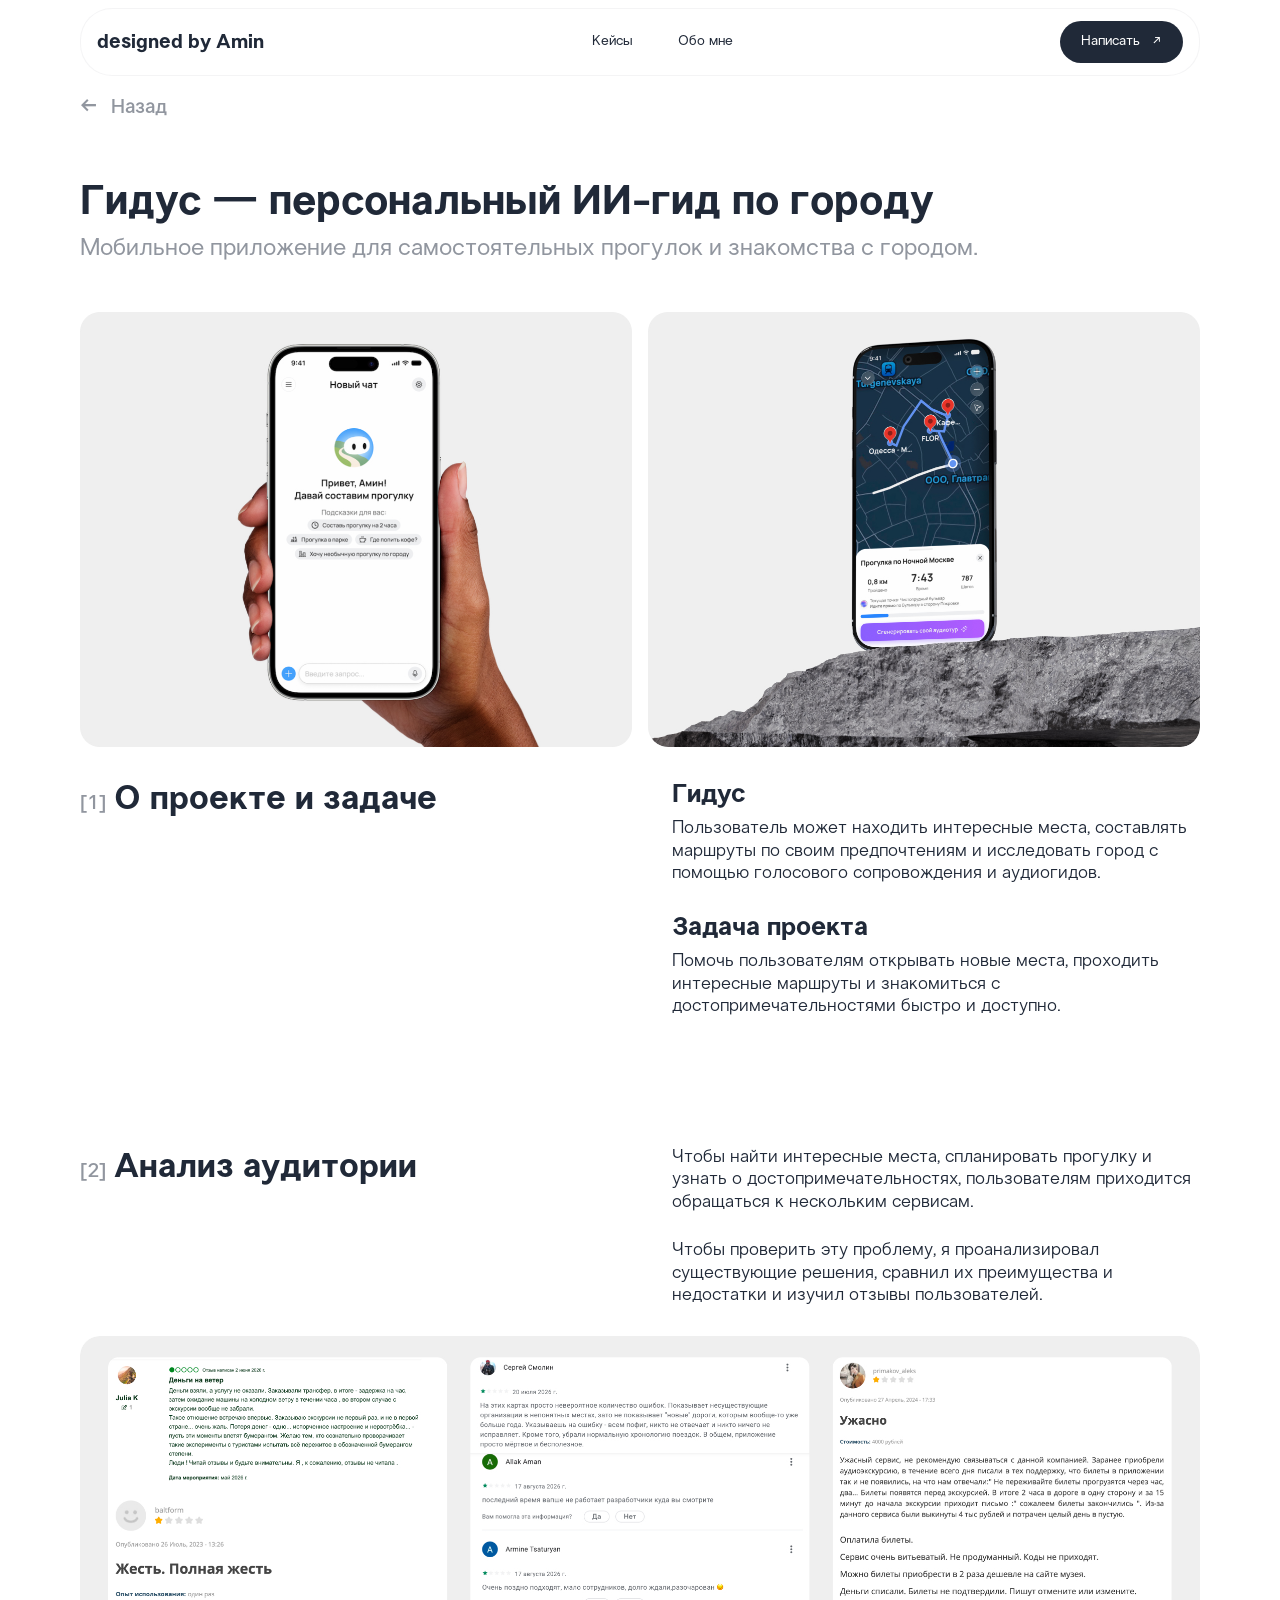
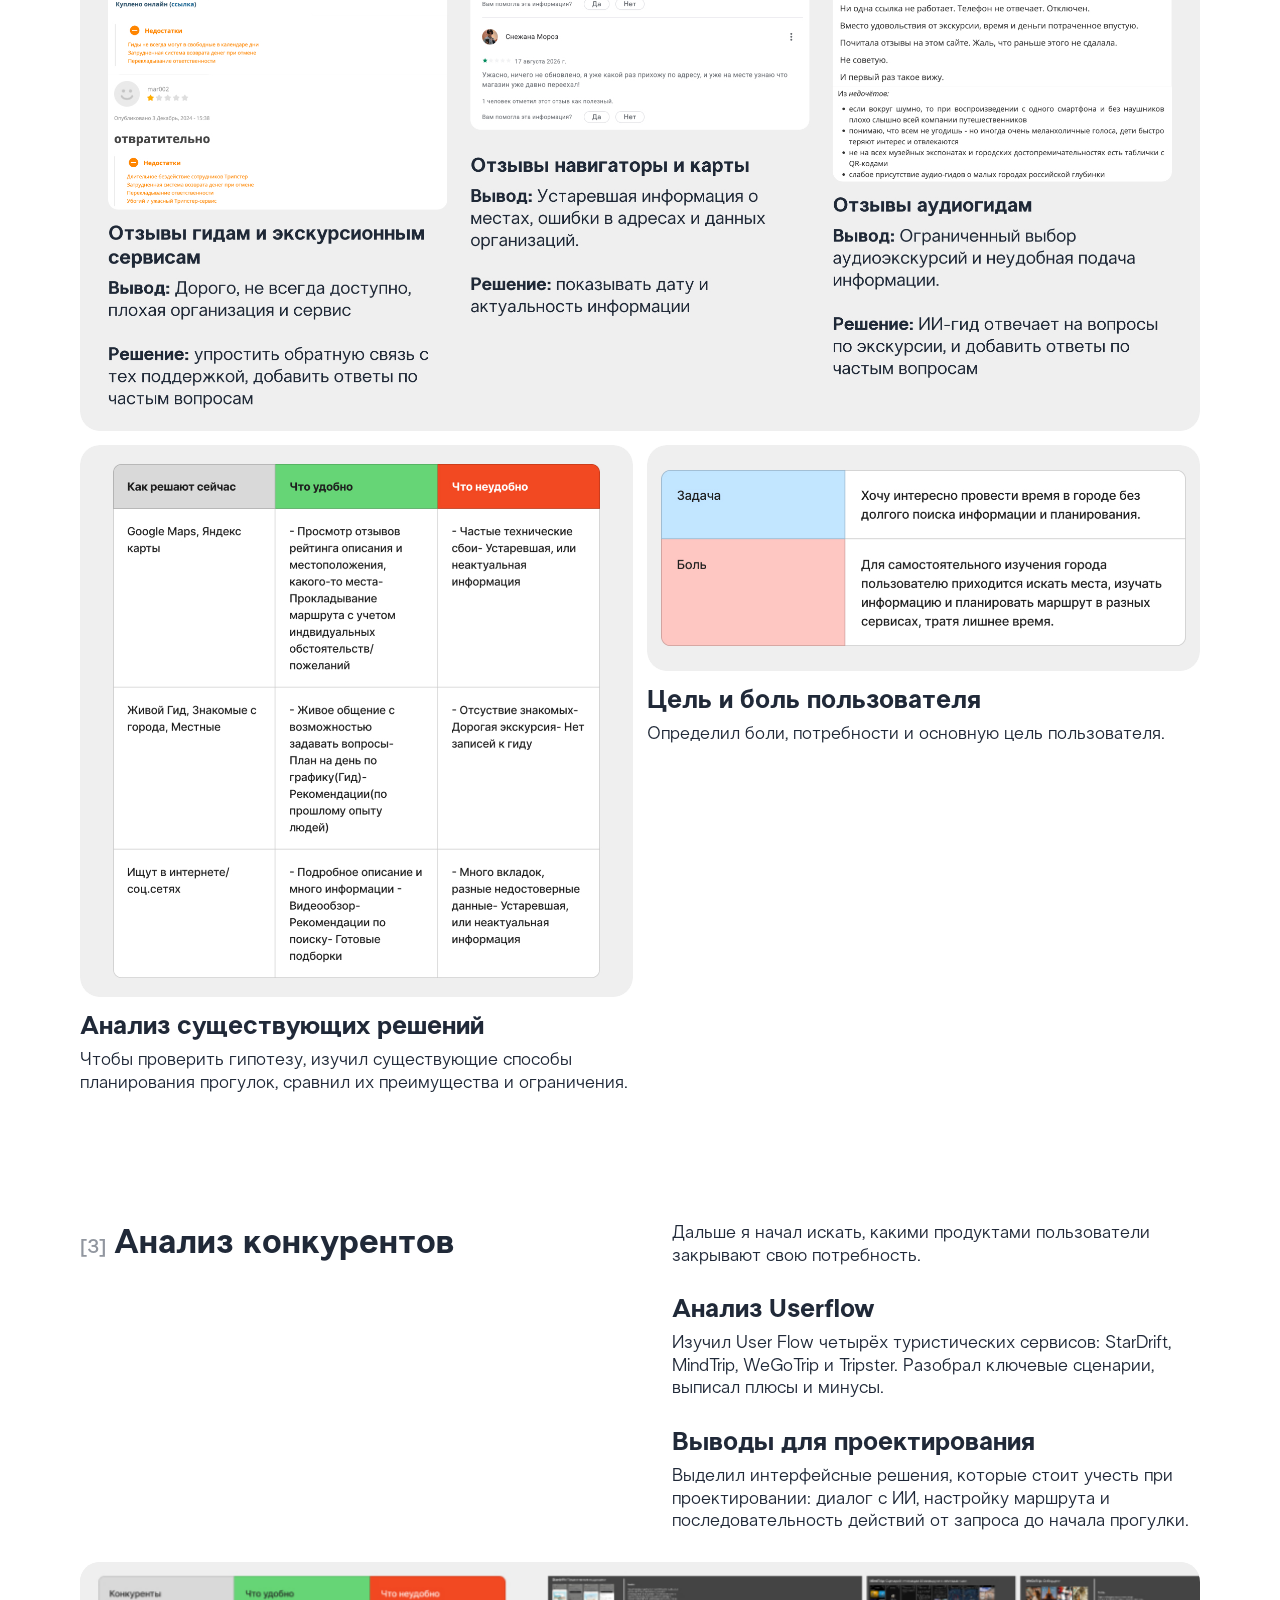
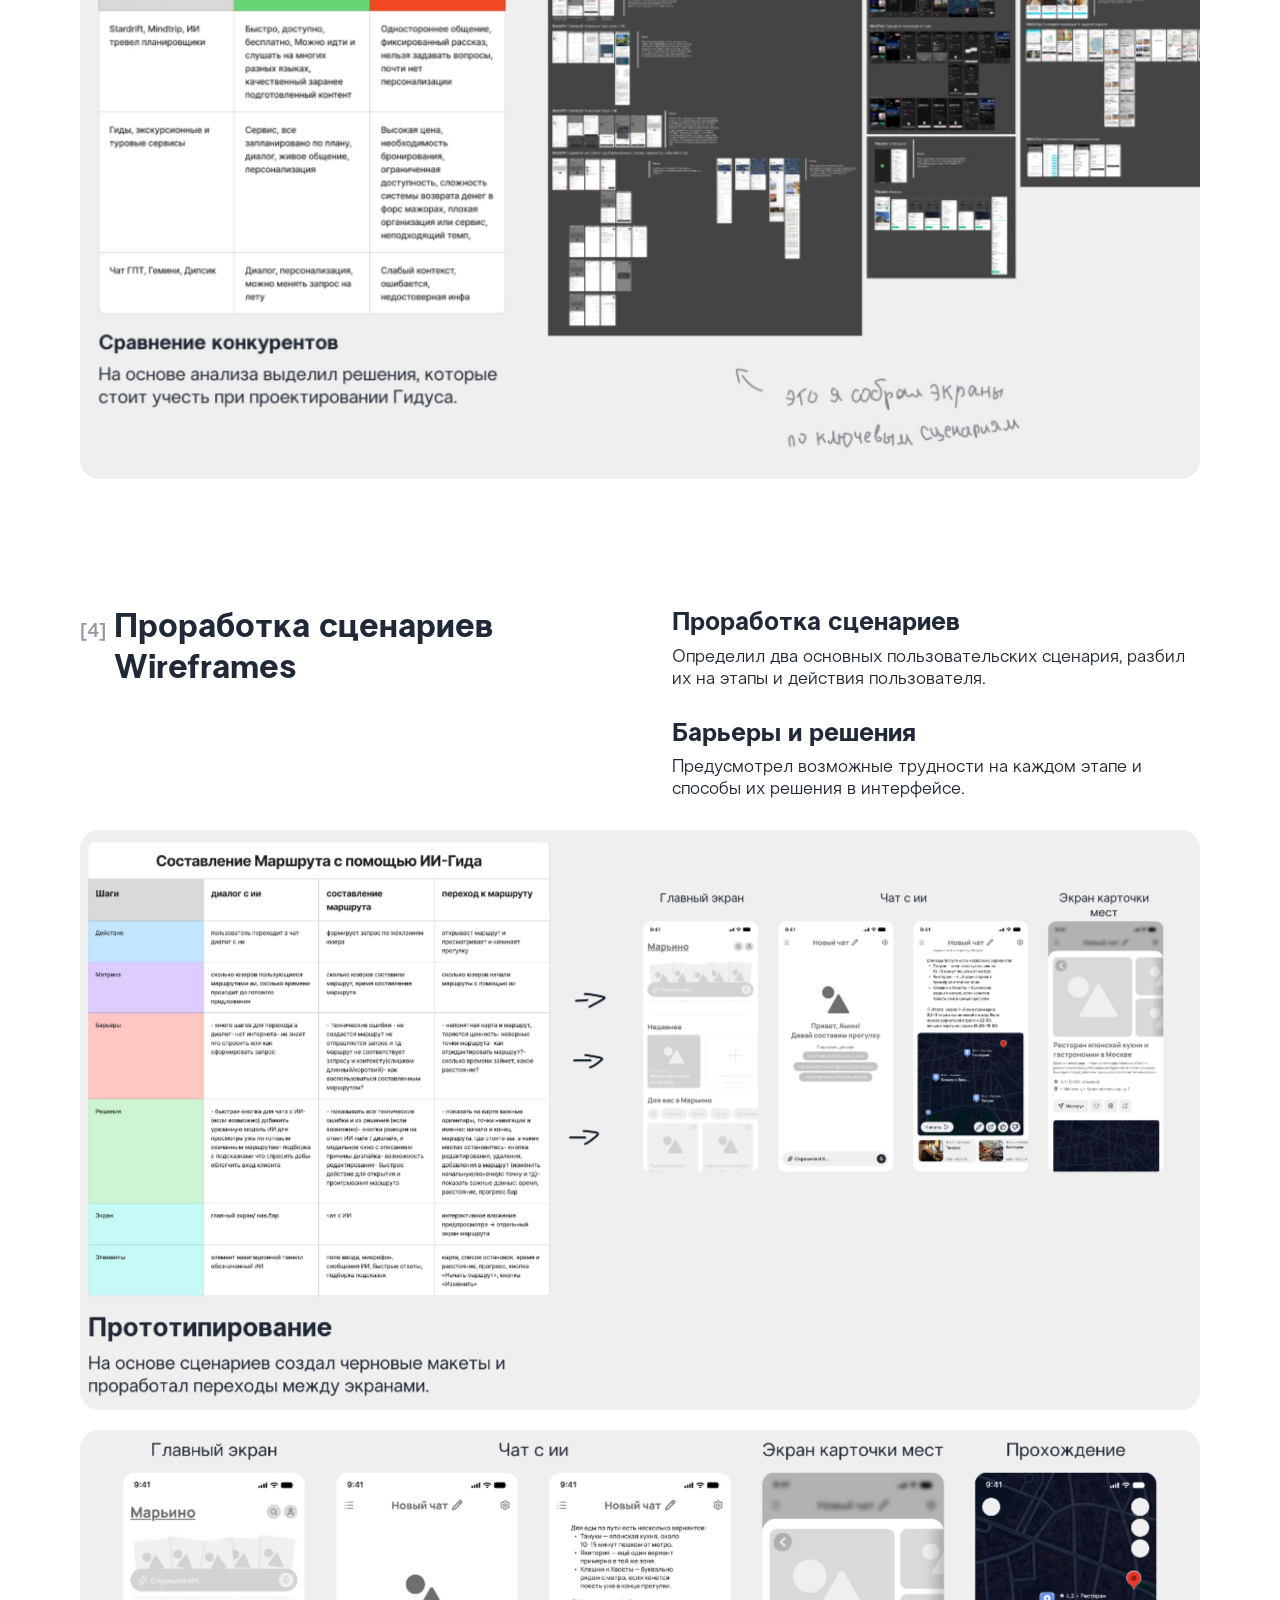
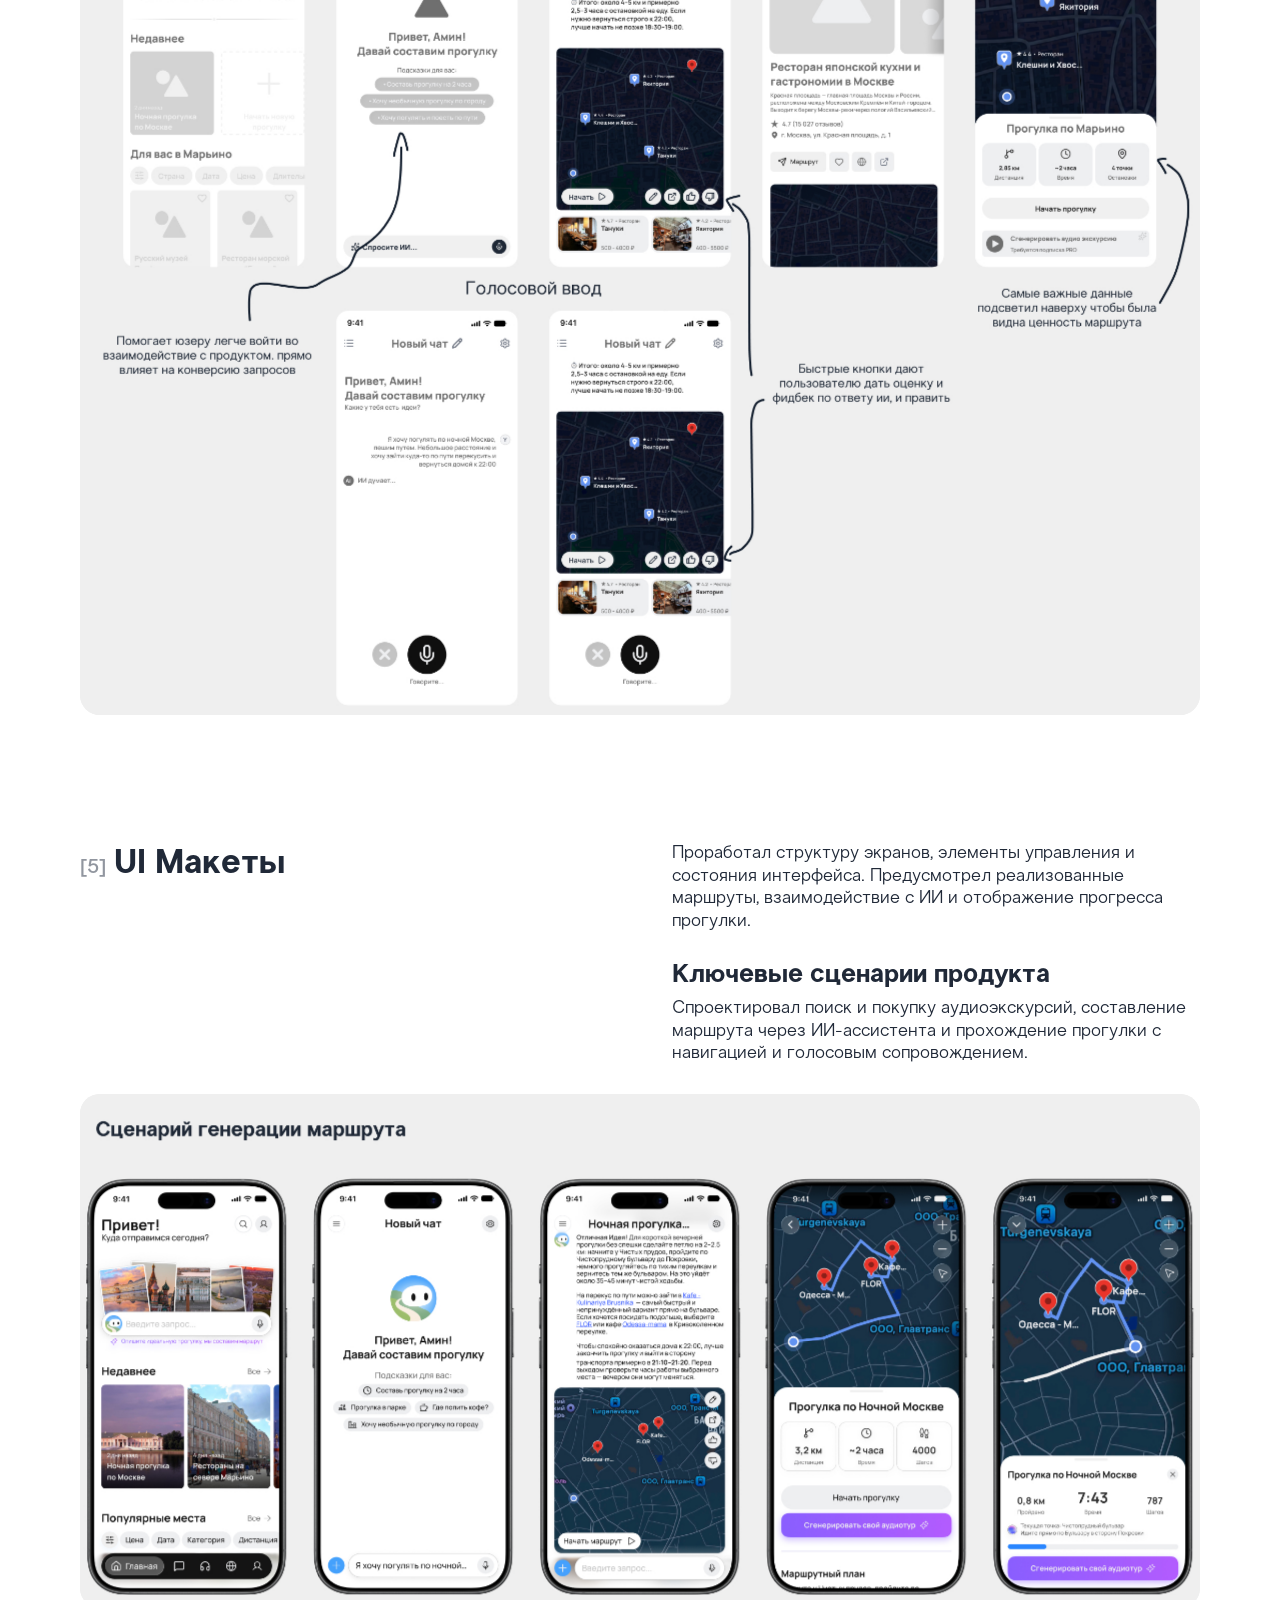
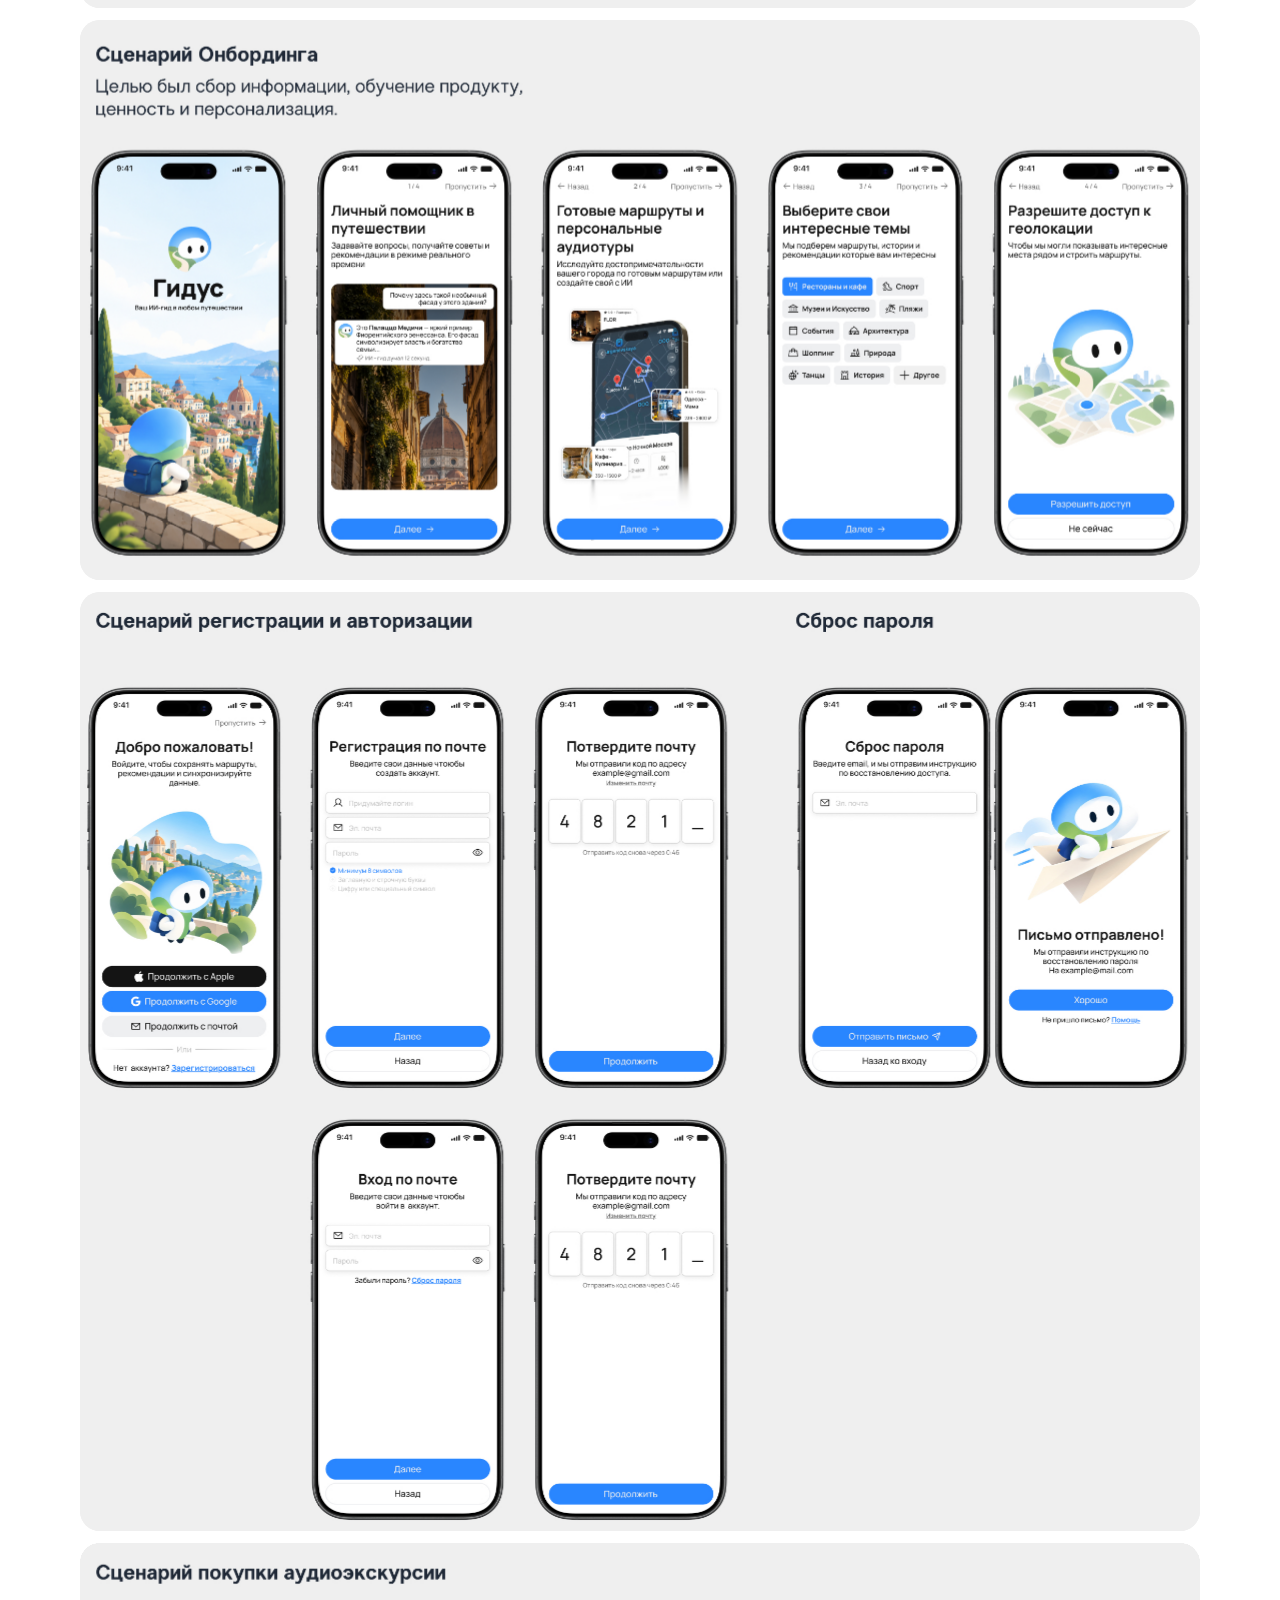
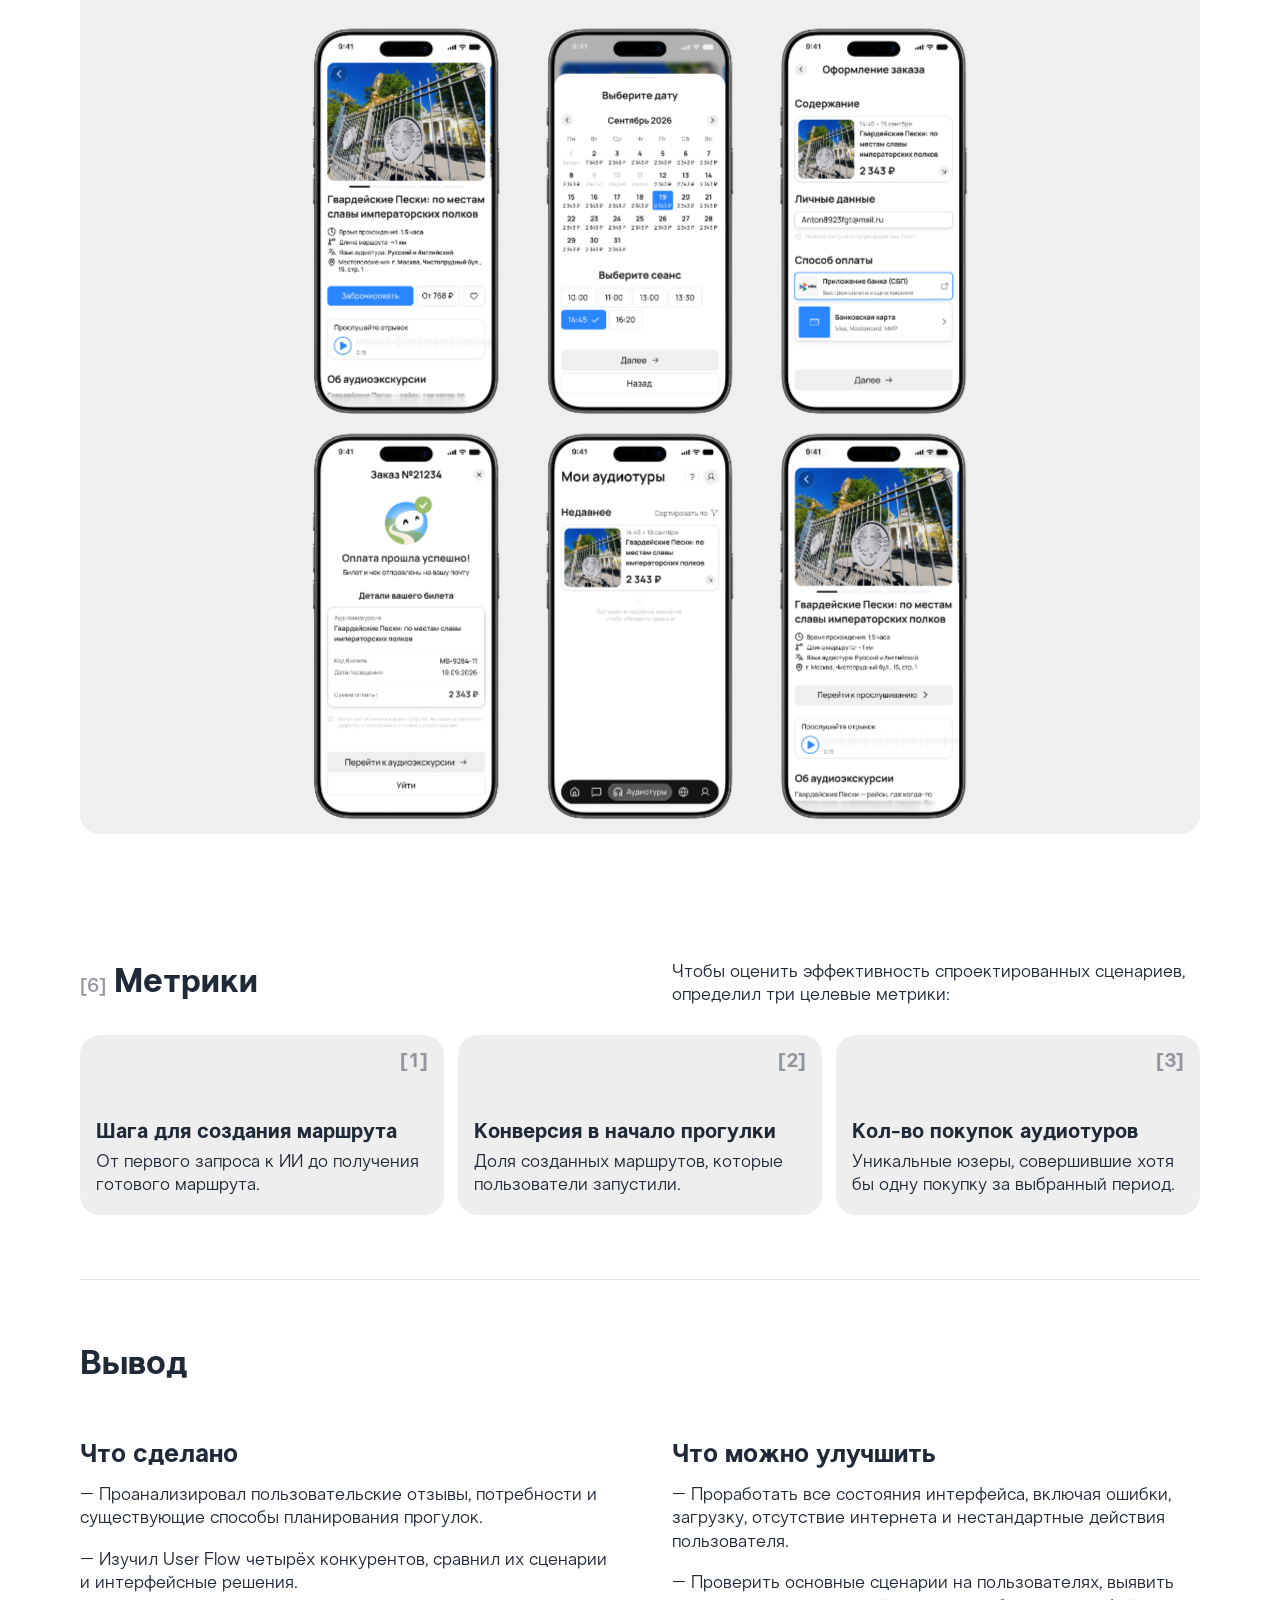
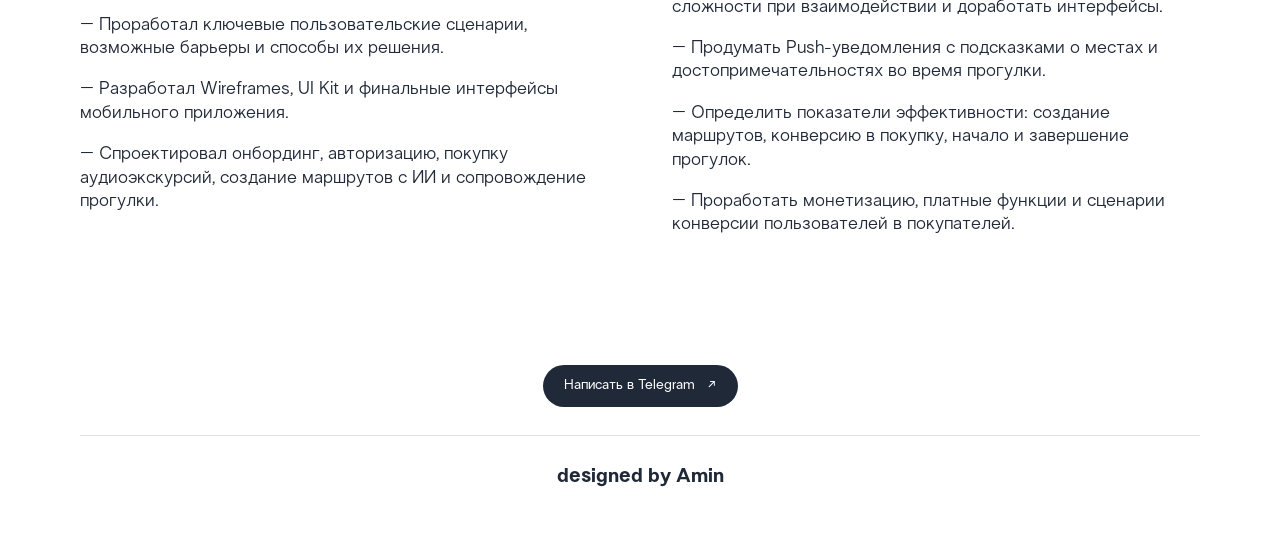
<file: guidus.html>
<!doctype html>
<html lang="ru">

<head>
  <meta charset="UTF-8">
  <meta name="viewport" content="width=device-width, initial-scale=1.0">
  <meta name="theme-color" content="#ffffff">
  <meta name="description"
    content="Кейс Гидус — персональный ИИ-гид по городу. Исследование, сценарии и интерфейс мобильного приложения.">
  <title>Гидус — персональный ИИ-гид по городу | Amin</title>
  <link rel="stylesheet" href="styles.css?v=20261023-1">
  <link rel="stylesheet" href="guidus.css?v=20261023-1">
  <link icon rel="icon" href="Медиа/Favicon.svg" type="image/svg+xml">
  <script src="script.js?v=20261023-1" defer></script>
</head>

<body>
  <div class="page-shell case-shell">
    <header class="site-header container" id="top">
      <a class="brand" href="#" aria-label="Амин — наверх">designed by Amin</a>
      <nav class="site-nav" id="site-nav" aria-label="Основная навигация">
        <a href="#projects">Кейсы</a>
        <a href="#about">Обо мне</a>
      </nav>
      <a class="pill pill-dark header-contact" href="https://t.me/amin_ux_ui" target="_blank"
        rel="noopener noreferrer"><span class="header-contact-desktop">Написать</span><span
          class="header-contact-mobile">Telegram</span><span class="arrow-icon" aria-hidden="true">↗</span></a>
    </header>

    <main>
      <section class="case-hero container" aria-labelledby="case-title">
        <a class="case-back" href="index.html#projects"><span aria-hidden="true">←</span> Назад</a>
        <div class="case-heading reveal">
          <h1 id="case-title">Гидус — персональный ИИ-гид по городу</h1>
          <p class="case-subtitle">Мобильное приложение для самостоятельных прогулок и знакомства с городом.</p>
        </div>
        <div class="case-cover-grid reveal">
          <figure class="case-cover"><img src="Медиа/Десктоп/Гидус/первый блок/1.jpg" alt="Гидус: чат с ИИ-гидом"
              width="1102" height="868"></figure>
          <figure class="case-cover"><img src="Медиа/Десктоп/Гидус/первый блок/2.jpg" alt="Гидус: карта прогулки"
              width="1102" height="868"></figure>
        </div>
      </section>

      <div class="case-content container">
        <section class="research-section" id="overview">
          <div class="research-label"><span>[1]</span>
            <h2>О проекте и задаче</h2>
          </div>
          <div class="research-copy">
            <h3>Гидус</h3>
            <p>Пользователь может находить интересные места, составлять маршруты по своим предпочтениям и исследовать
              город с помощью голосового сопровождения и аудиогидов.</p>
            <h3>Задача проекта</h3>
            <p>Помочь пользователям открывать новые места, проходить интересные маршруты и знакомиться с
              достопримечательностями быстро и доступно.</p>
          </div>
        </section>
        <section class="research-section" id="audience">
          <div class="research-label"><span>[2]</span>
            <h2>Анализ аудитории</h2>
          </div>
          <div class="research-copy">
            <p>Чтобы найти интересные места, спланировать прогулку и узнать о достопримечательностях, пользователям
              приходится обращаться к нескольким сервисам.</p>
            <p>Чтобы проверить эту проблему, я проанализировал существующие решения, сравнил их преимущества и
              недостатки и изучил отзывы пользователей.</p>
          </div>
          <div class="research-visuals">
            <a class="research-reviews" href="Медиа/Десктоп/Гидус/второй блок/1.jpg" target="_blank" rel="noopener"
              aria-label="Открыть отзывы и выводы в полном размере"><img src="Медиа/Десктоп/Гидус/второй блок/1.jpg"
                alt="Отзывы гидам, навигаторам и аудиогидам: выводы и решения" width="2232" height="1386"
                loading="lazy"></a>
            <div class="review-mobile">
              <div class="review-slice"><img src="Медиа/Десктоп/Гидус/второй блок/1.jpg"
                  alt="Отзывы гидам и экскурсионным сервисам: дорого, не всегда доступно, плохая организация и сервис. Решение: упростить обратную связь с техподдержкой и добавить ответы по частым вопросам."
                  loading="lazy"></div>
              <div class="review-slice"><img src="Медиа/Десктоп/Гидус/второй блок/1.jpg"
                  alt="Отзывы навигаторам и картам: устаревшая информация о местах, ошибки в адресах и данных организаций. Решение: показывать дату и актуальность информации."
                  loading="lazy"></div>
              <div class="review-slice"><img src="Медиа/Десктоп/Гидус/второй блок/1.jpg"
                  alt="Отзывы аудиогидам: ограниченный выбор аудиоэкскурсий и неудобная подача информации. Решение: ИИ-гид отвечает на вопросы по экскурсии; добавить ответы по частым вопросам."
                  loading="lazy"></div>
            </div>
            <div class="research-pair">
              <figure><a href="Медиа/Десктоп/Гидус/второй блок/2.jpg" target="_blank" rel="noopener"
                  aria-label="Открыть таблицу существующих решений"><img src="Медиа/Десктоп/Гидус/второй блок/2.jpg"
                    alt="Сравнение карт, живых гидов и поиска в интернете: что удобно и что неудобно" width="1102"
                    height="1100" loading="lazy"></a>
                <figcaption>
                  <h3>Анализ существующих решений</h3>
                  <p>Чтобы проверить гипотезу, изучил существующие способы планирования прогулок, сравнил их
                    преимущества и ограничения.</p>
                </figcaption>
              </figure>
              <figure><a href="Медиа/Десктоп/Гидус/второй блок/3.jpg" target="_blank" rel="noopener"
                  aria-label="Открыть цель и боль пользователя"><img src="Медиа/Десктоп/Гидус/второй блок/3.jpg"
                    alt="Цель: интересно провести время в городе без долгого поиска. Боль: поиск мест, информации и маршрута в разных сервисах занимает лишнее время."
                    width="1102" height="450" loading="lazy"></a>
                <figcaption>
                  <h3>Цель и боль пользователя</h3>
                  <p>Определил боли, потребности и основную цель пользователя.</p>
                </figcaption>
              </figure>
            </div>
          </div>
        </section>

        <section class="research-section" id="competitors">
          <div class="research-label"><span>[3]</span>
            <h2>Анализ конкурентов</h2>
          </div>
          <div class="research-copy">
            <p>Дальше я начал искать, какими продуктами пользователи закрывают свою потребность.</p>
            <h3>Анализ Userflow</h3>
            <p>Изучил User Flow четырёх туристических сервисов: StarDrift, MindTrip, WeGoTrip и Tripster. Разобрал
              ключевые сценарии, выписал плюсы и минусы.</p>
            <h3>Выводы для проектирования</h3>
            <p>Выделил интерфейсные решения, которые стоит учесть при проектировании: диалог с ИИ, настройку маршрута и
              последовательность действий от запроса до начала прогулки.</p>
          </div>
          <div class="research-visuals case-wide-images">
            <div class="case-image-scroll"><a href="Медиа/Десктоп/Гидус/третий блок/1.jpg" target="_blank"
                rel="noopener" aria-label="Открыть сравнение конкурентов в полном размере"><img
                  src="Медиа/Десктоп/Гидус/третий блок/1.jpg"
                  alt="Сравнение конкурентов: таблица преимуществ и недостатков, анализ пользовательских сценариев и выводы для проектирования Гидуса"
                  width="1116" height="516" loading="lazy"></a></div>
          </div>
        </section>

        <section class="research-section" id="scenarios">
          <div class="research-label"><span>[4]</span>
            <h2>Проработка сценариев<br>Wireframes</h2>
          </div>
          <div class="research-copy">
            <h3>Проработка сценариев</h3>
            <p>Определил два основных пользовательских сценария, разбил их на этапы и действия пользователя.</p>
            <h3>Барьеры и решения</h3>
            <p>Предусмотрел возможные трудности на каждом этапе и способы их решения в интерфейсе.</p>
          </div>
          <div class="research-visuals case-wide-images">
            <div class="case-image-scroll"><a href="Медиа/Десктоп/Гидус/четвертый блок/1.jpg" target="_blank"
                rel="noopener" aria-label="Открыть сценарии и прототипы в полном размере"><img
                  src="Медиа/Десктоп/Гидус/четвертый блок/1.jpg"
                  alt="Таблица сценариев и первые черновые макеты экранов приложения Гидус" width="2232" height="1156"
                  loading="lazy"></a></div>
            <div class="case-image-scroll"><a href="Медиа/Десктоп/Гидус/четвертый блок/2.jpg" target="_blank"
                rel="noopener" aria-label="Открыть подробные вайрфреймы в полном размере"><img
                  src="Медиа/Десктоп/Гидус/четвертый блок/2.jpg"
                  alt="Вайрфреймы главного экрана, чата с ИИ, карточки места, маршрута и голосового ввода" width="2232"
                  height="1764" loading="lazy"></a></div>
          </div>
        </section>
        <section class="research-section" id="ui-design">
          <div class="research-label"><span>[5]</span>
            <h2>UI Макеты</h2>
          </div>
          <div class="research-copy">
            <p>Проработал структуру экранов, элементы управления и состояния интерфейса. Предусмотрел реализованные
              маршруты, взаимодействие с ИИ и отображение прогресса прогулки.</p>
            <h3>Ключевые сценарии продукта</h3>
            <p>Спроектировал поиск и покупку аудиоэкскурсий, составление маршрута через ИИ-ассистента и прохождение
              прогулки с навигацией и голосовым сопровождением.</p>
          </div>
          <div class="research-visuals case-wide-images">
            <div class="case-image-scroll"><a href="Медиа/Десктоп/Гидус/пятый блок/1.jpg" target="_blank" rel="noopener"
                aria-label="Открыть макеты генерации маршрута"><img src="Медиа/Десктоп/Гидус/пятый блок/1.jpg"
                  alt="UI-макеты сценария генерации маршрута: главный экран, чат с ИИ и карта прогулки" width="2232"
                  height="1024" loading="lazy"></a></div>
            <div class="case-image-scroll"><a href="Медиа/Десктоп/Гидус/пятый блок/2.jpg" target="_blank" rel="noopener"
                aria-label="Открыть макеты онбординга"><img src="Медиа/Десктоп/Гидус/пятый блок/2.jpg"
                  alt="UI-макеты онбординга приложения Гидус" width="2232" height="1116" loading="lazy"></a></div>
            <div class="case-image-scroll"><a href="Медиа/Десктоп/Гидус/пятый блок/3.jpg" target="_blank" rel="noopener"
                aria-label="Открыть макеты регистрации"><img src="Медиа/Десктоп/Гидус/пятый блок/3.jpg"
                  alt="UI-макеты регистрации, авторизации и восстановления пароля" width="2232" height="1872"
                  loading="lazy"></a></div>
            <div class="case-image-scroll"><a href="Медиа/Десктоп/Гидус/пятый блок/4.jpg" target="_blank" rel="noopener"
                aria-label="Открыть макеты аудиоэкскурсий и UI Kit"><img src="Медиа/Десктоп/Гидус/пятый блок/4.jpg"
                  alt="UI-макеты покупки аудиоэкскурсий и компоненты UI Kit" width="2232" height="1776"
                  loading="lazy"></a></div>
          </div>
        </section>

        <section class="research-section metrics-section" id="metrics">
          <div class="research-label"><span>[6]</span>
            <h2>Метрики</h2>
          </div>
          <div class="research-copy">
            <p>Чтобы оценить эффективность спроектированных сценариев, определил три целевые метрики:</p>
          </div>
          <div class="metrics-grid">
            <article class="metric-card"><span class="metric-number">[1]</span>
              <div>
                <h3>Шага для создания маршрута</h3>
                <p>От первого запроса к ИИ до получения готового маршрута.</p>
              </div>
            </article>
            <article class="metric-card"><span class="metric-number">[2]</span>
              <div>
                <h3>Конверсия в начало прогулки</h3>
                <p>Доля созданных маршрутов, которые пользователи запустили.</p>
              </div>
            </article>
            <article class="metric-card"><span class="metric-number">[3]</span>
              <div>
                <h3>Кол-во покупок аудиотуров</h3>
                <p>Уникальные юзеры, совершившие хотя бы одну покупку за выбранный период.</p>
              </div>
            </article>
          </div>
        </section>

        <section class="case-conclusion" id="conclusion">
          <h2>Вывод</h2>
          <div class="conclusion-grid">
            <div>
              <h3>Что сделано</h3>
              <ul>
                <li>Проанализировал пользовательские отзывы, потребности и существующие способы планирования прогулок.
                </li>
                <li>Изучил User Flow четырёх конкурентов, сравнил их сценарии и интерфейсные решения.</li>
                <li>Проработал ключевые пользовательские сценарии, возможные барьеры и способы их решения.</li>
                <li>Разработал Wireframes, UI Kit и финальные интерфейсы мобильного приложения.</li>
                <li>Спроектировал онбординг, авторизацию, покупку аудиоэкскурсий, создание маршрутов с ИИ и
                  сопровождение прогулки.</li>
              </ul>
            </div>
            <div>
              <h3>Что можно улучшить</h3>
              <ul>
                <li>Проработать все состояния интерфейса, включая ошибки, загрузку, отсутствие интернета и нестандартные
                  действия пользователя.</li>
                <li>Проверить основные сценарии на пользователях, выявить сложности при взаимодействии и доработать
                  интерфейсы.</li>
                <li>Продумать Push-уведомления с подсказками о местах и достопримечательностях во время прогулки.</li>
                <li>Определить показатели эффективности: создание маршрутов, конверсию в покупку, начало и завершение
                  прогулок.</li>
                <li>Проработать монетизацию, платные функции и сценарии конверсии пользователей в покупателей.</li>
              </ul>
            </div>
          </div>
        </section>
      </div>
    </main>

    <footer class="site-footer container">
      <a class="pill pill-dark footer-contact" href="https://t.me/amin_ux_ui" target="_blank"
        rel="noopener noreferrer">Написать в Telegram <span aria-hidden="true">↗</span></a>
      <div class="footer-divider" aria-hidden="true"></div>
      <a class="footer-brand" href="#">designed by Amin</a>
    </footer>
  </div>
</body>

</html>
</file>
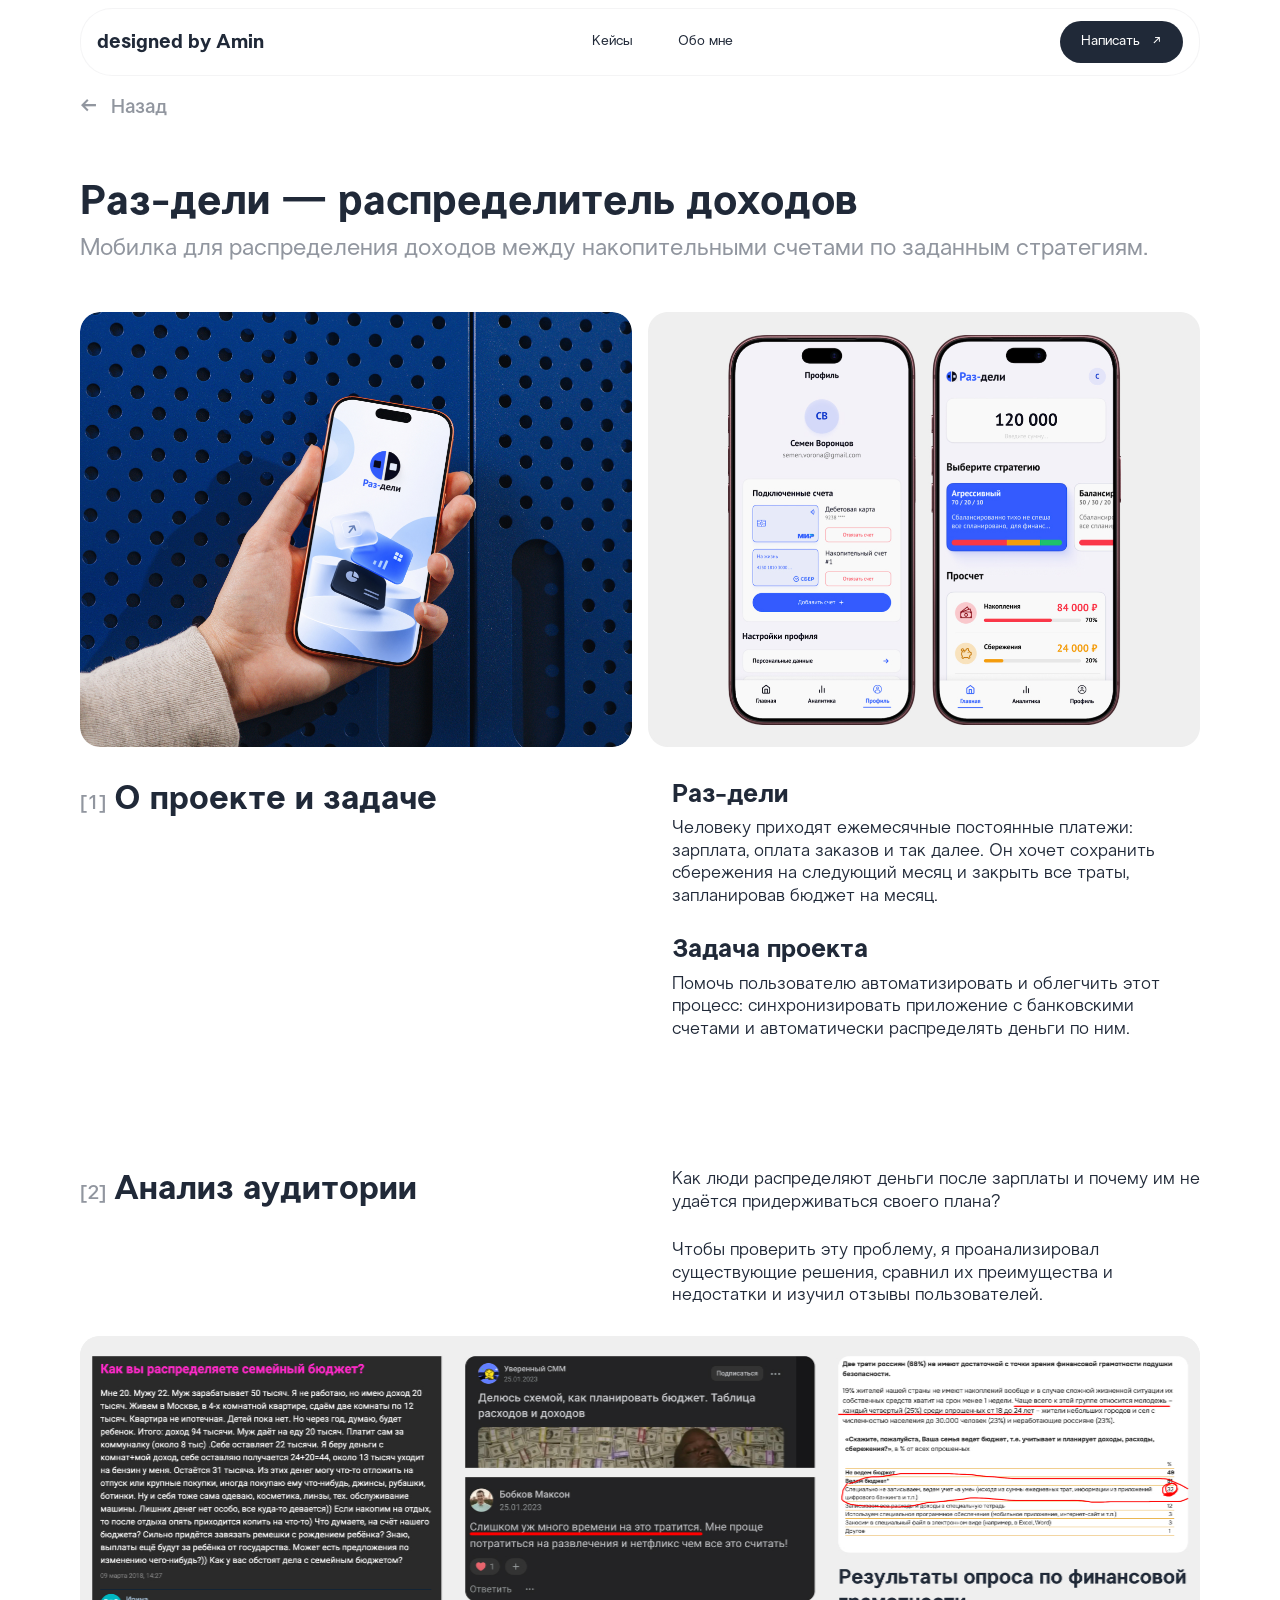
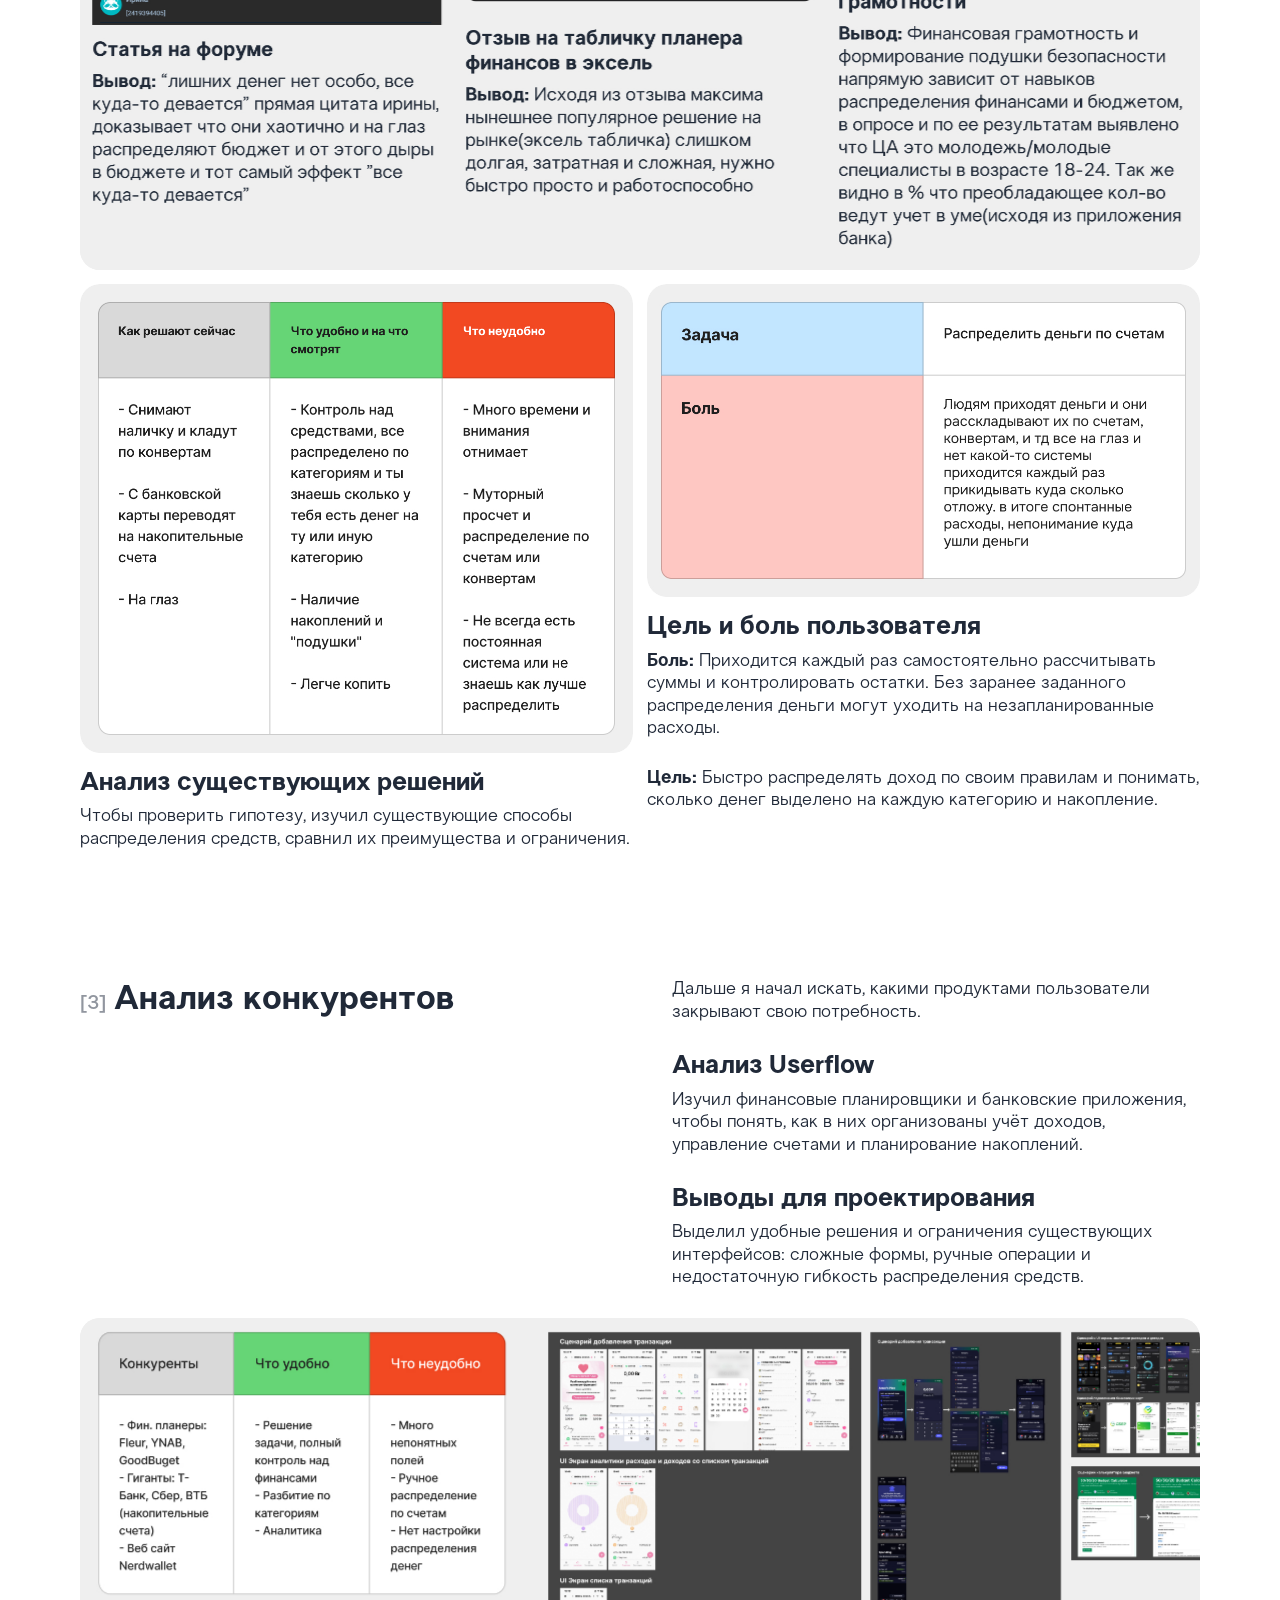
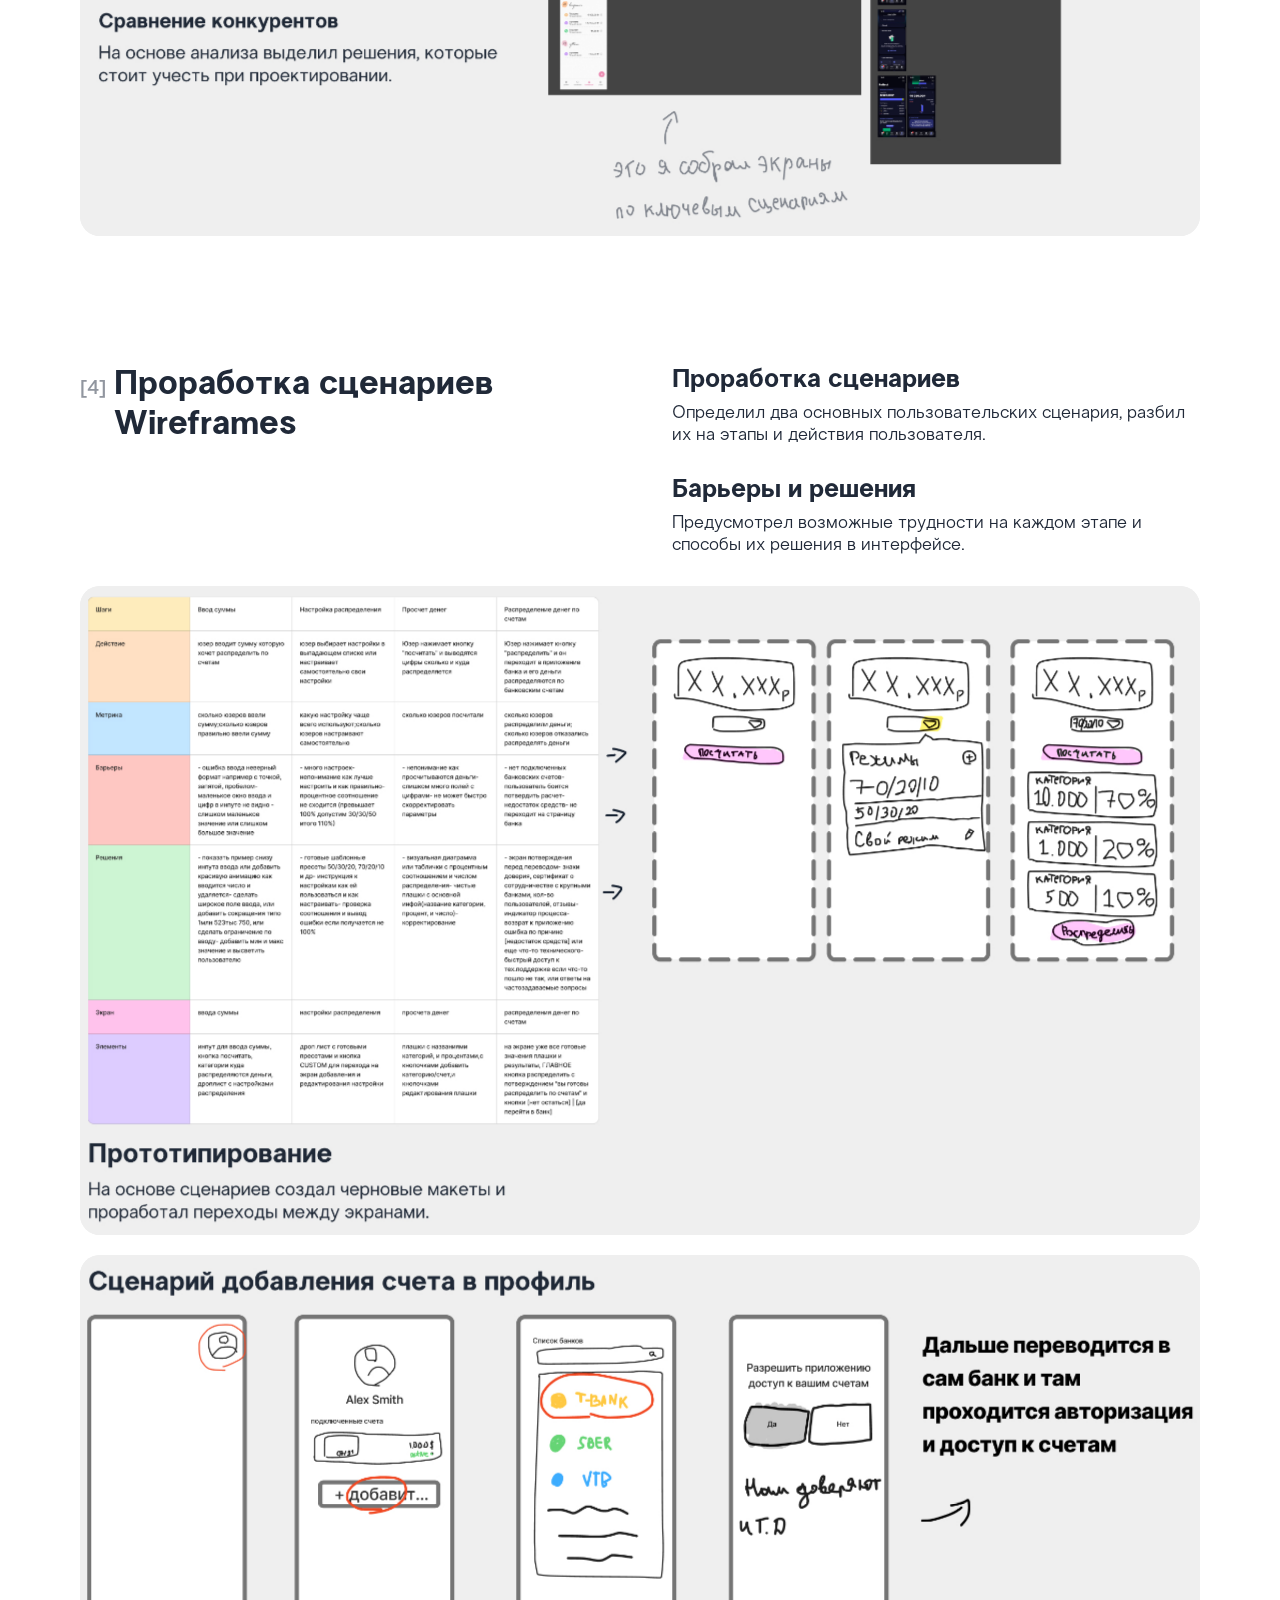
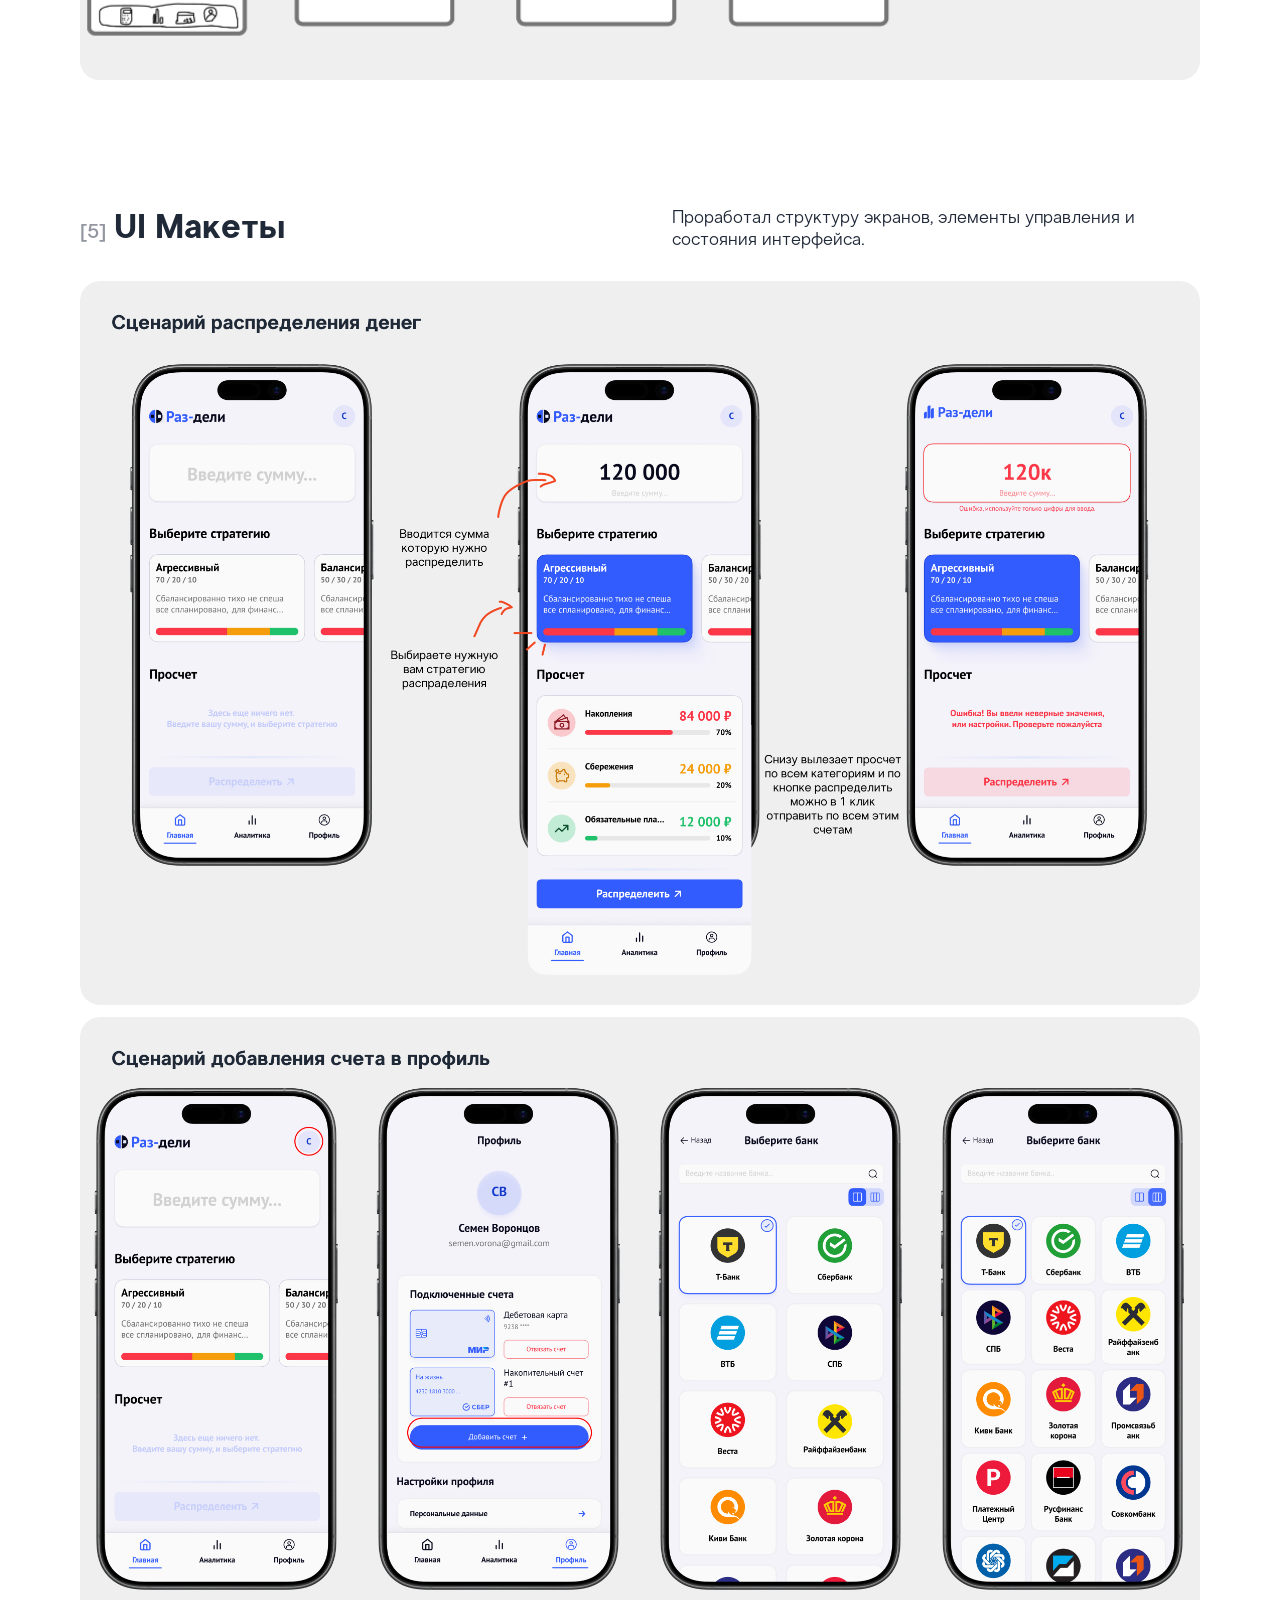
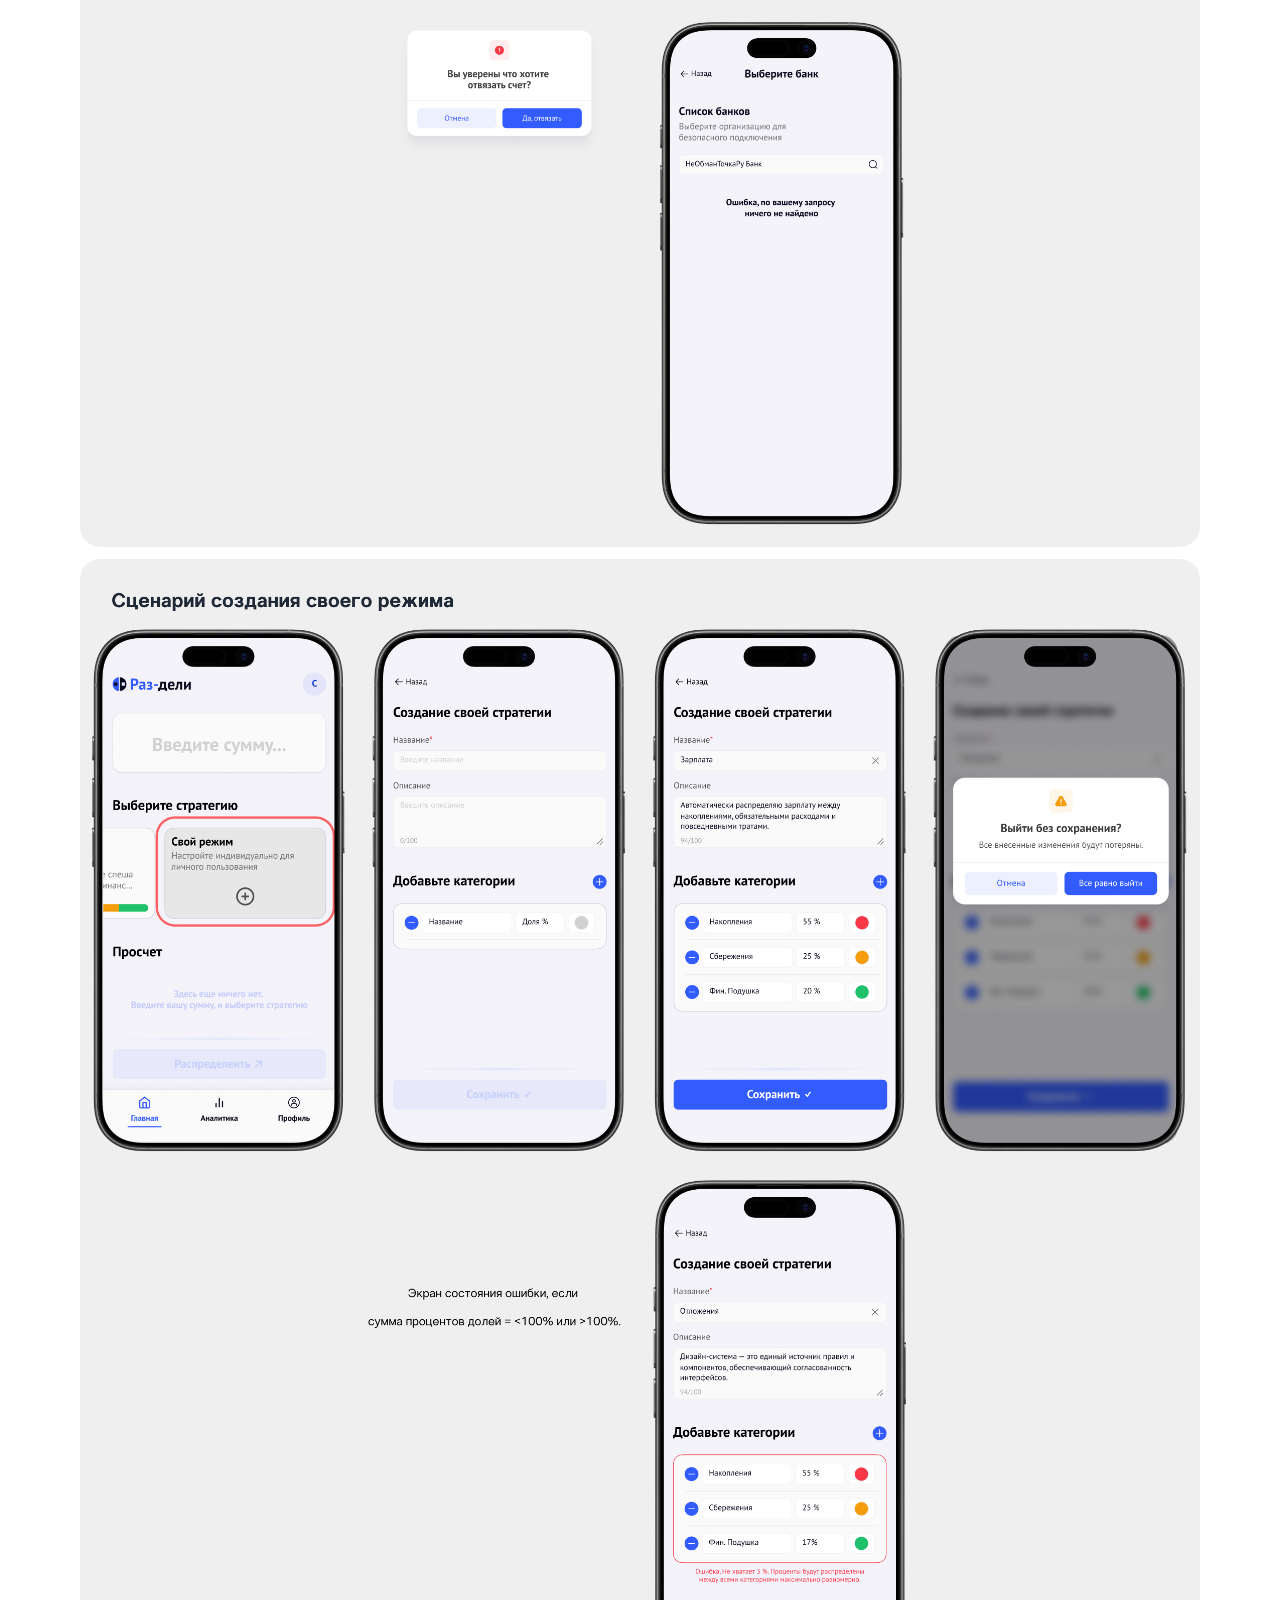
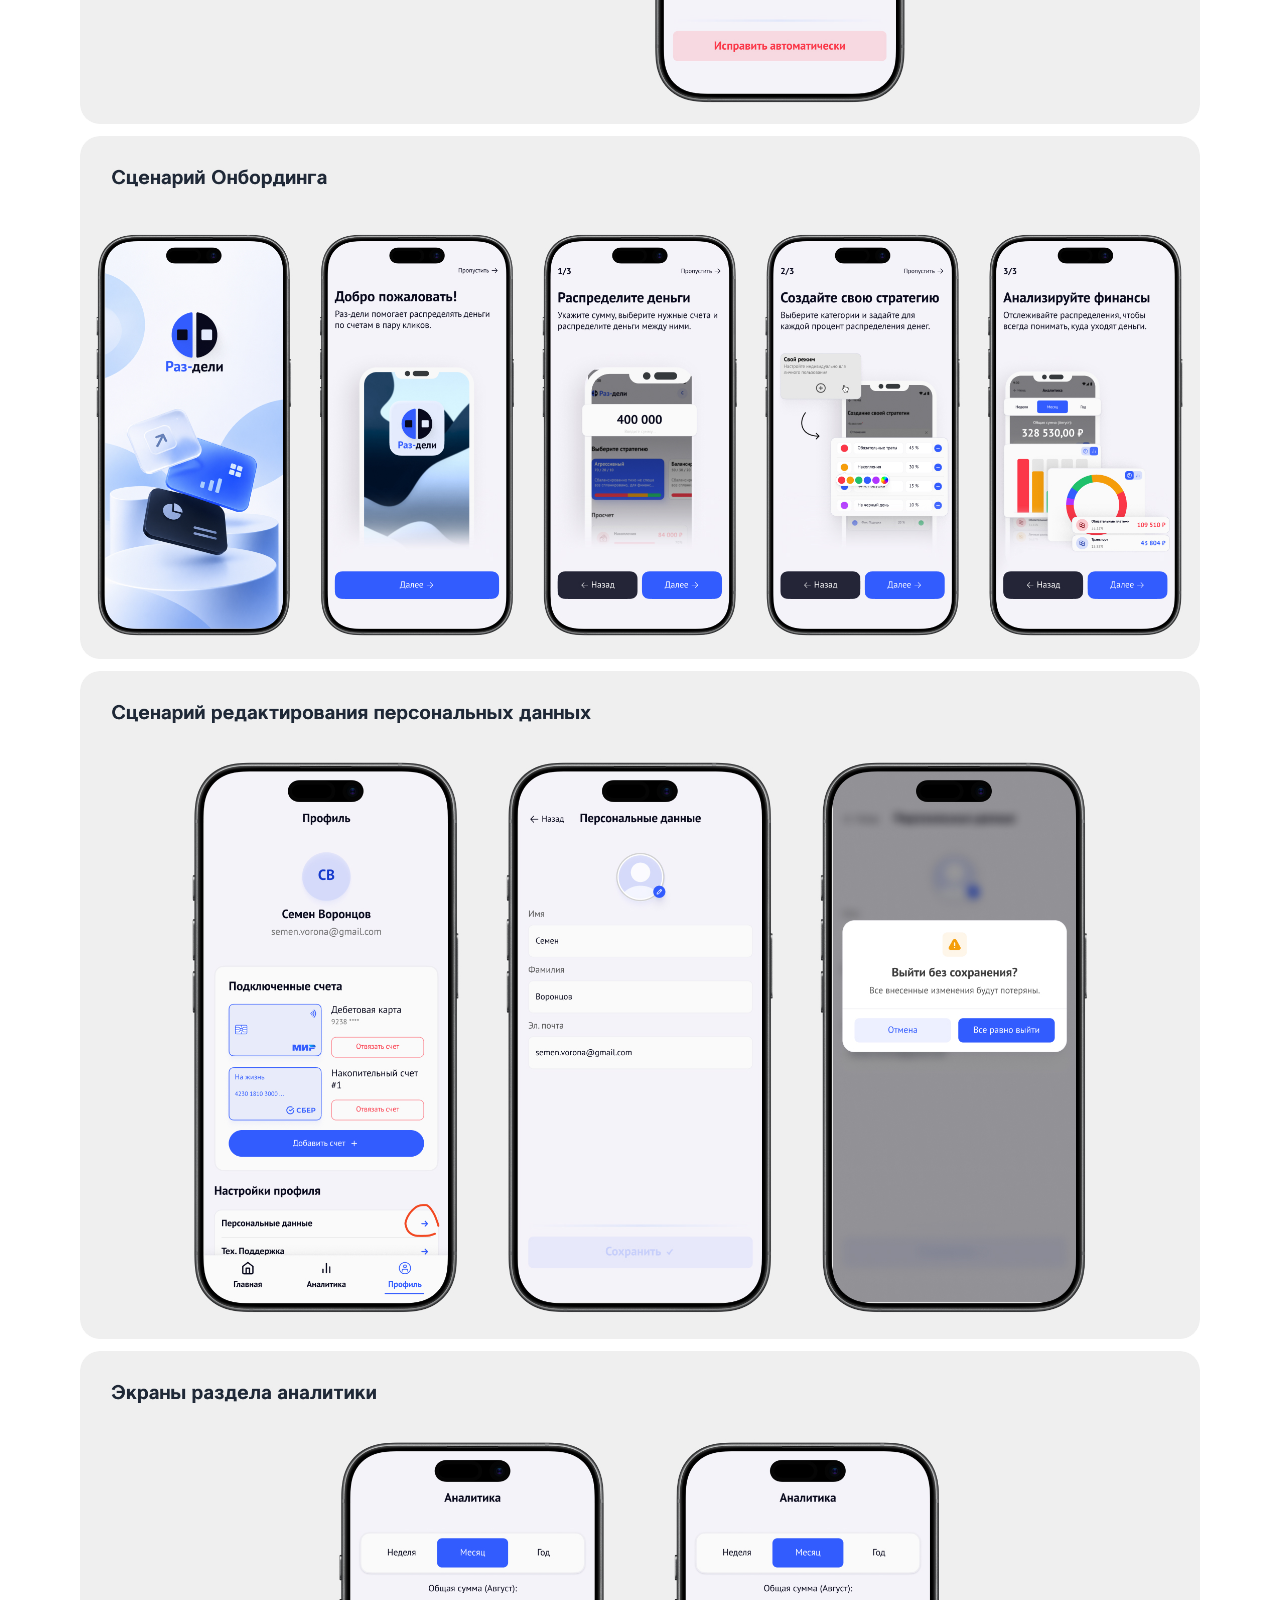
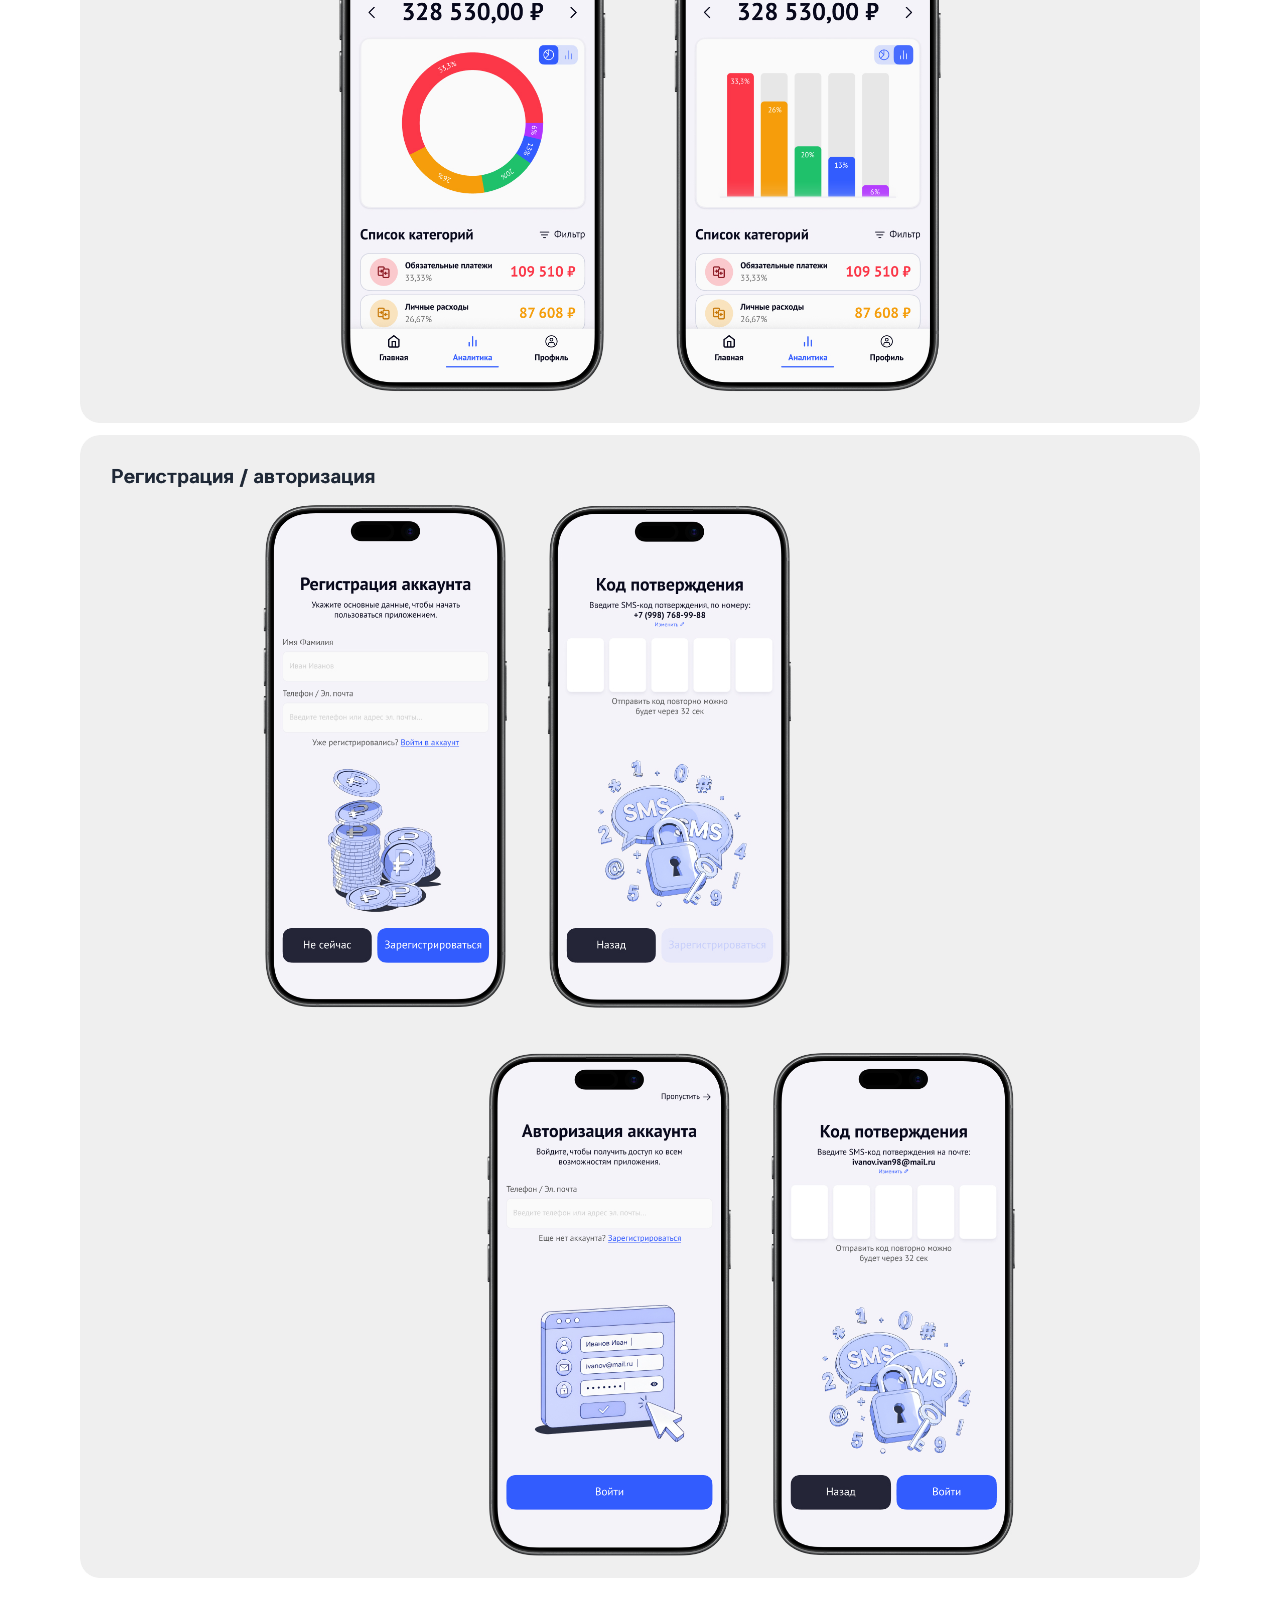
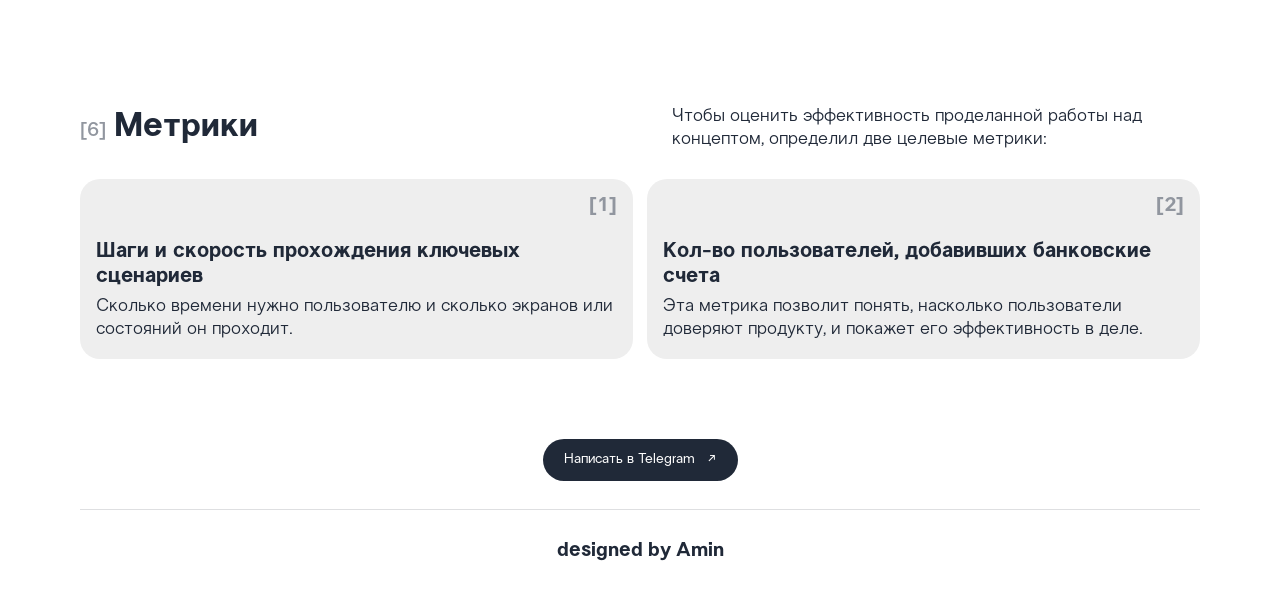
<file: razdeli.html>
<!doctype html>
<html lang="ru">

<head>
    <meta charset="UTF-8">
    <meta name="viewport" content="width=device-width, initial-scale=1.0">
    <meta name="theme-color" content="#ffffff">
    <meta name="description"
        content="Раз-дели — кейс мобильного приложения для распределения доходов и планирования накоплений.">
    <title>Раз-дели — распределитель доходов | Amin</title>
    <link rel="icon" href="Медиа/Favicon.svg" type="image/svg+xml">
    <link rel="stylesheet" href="styles.css">
    <link rel="stylesheet" href="guidus.css">
    <link rel="stylesheet" href="razdeli.css">
    <script src="script.js" defer></script>
</head>

<body>
    <div class="page-shell case-shell razdeli-shell">
        <header class="site-header container" id="top">
            <a class="brand" href="index.html" aria-label="На главную">designed by Amin</a>
            <nav class="site-nav" id="site-nav" aria-label="Основная навигация">
                <a href="index.html#projects">Кейсы</a>
                <a href="index.html#about">Обо мне</a>
            </nav>
            <a class="pill pill-dark header-contact" href="https://t.me/amin_ux_ui" target="_blank"
                rel="noopener noreferrer"><span class="header-contact-desktop">Написать</span><span
                    class="header-contact-mobile">Telegram</span><span class="arrow-icon"
                    aria-hidden="true">↗</span></a>
        </header>
        <main>
            <section class="case-hero container" aria-labelledby="case-title">
                <a class="case-back" href="index.html#projects"><span aria-hidden="true">←</span> Назад</a>
                <div class="case-heading reveal">
                    <h1 id="case-title">Раз-дели — распределитель доходов</h1>
                    <p class="case-subtitle">Мобилка для распределения доходов между накопительными счетами по заданным
                        стратегиям.</p>
                </div>
                <div class="case-cover-grid reveal">
                    <figure class="case-cover"><img src="Медиа/Десктоп/Раздели/первый блок/1.jpg"
                            alt="Раз-дели: приложение для распределения доходов" width="1102" height="868"></figure>
                    <figure class="case-cover"><img src="Медиа/Десктоп/Раздели/первый блок/2.jpg"
                            alt="Раз-дели: экраны мобильного приложения" width="1102" height="868"></figure>
                </div>
            </section>
            <div class="case-content container">
                <section class="research-section" id="overview">
                    <div class="research-label"><span>[1]</span>
                        <h2>О проекте и задаче</h2>
                    </div>
                    <div class="research-copy">
                        <h3>Раз-дели</h3>
                        <p>Человеку приходят ежемесячные постоянные платежи: зарплата, оплата заказов и так далее. Он
                            хочет сохранить сбережения на следующий месяц и закрыть все траты, запланировав бюджет на
                            месяц.</p>
                        <h3>Задача проекта</h3>
                        <p>Помочь пользователю автоматизировать и облегчить этот процесс: синхронизировать приложение с
                            банковскими счетами и автоматически распределять деньги по ним.</p>
                    </div>
                </section>
                <section class="research-section" id="audience">
                    <div class="research-label"><span>[2]</span>
                        <h2>Анализ аудитории</h2>
                    </div>
                    <div class="research-copy">
                        <p>Как люди распределяют деньги после зарплаты и почему им не удаётся придерживаться своего
                            плана?</p>
                        <p>Чтобы проверить эту проблему, я проанализировал существующие решения, сравнил их преимущества
                            и недостатки и изучил отзывы пользователей.</p>
                    </div>
                    <div class="research-visuals">
                        <div class="case-wide-images">
                            <div class="case-image-scroll"><a href="Медиа/Десктоп/Раздели/второй блок/1.jpg"
                                    target="_blank" rel="noopener" aria-label="Открыть отзывы и исследование"><img
                                        src="Медиа/Десктоп/Раздели/второй блок/1.jpg"
                                        alt="Отзывы пользователей и исследование привычек распределения доходов"
                                        width="2232" height="1066" loading="lazy"></a></div>
                        </div>
                        <div class="research-pair">
                            <figure><a href="Медиа/Десктоп/Раздели/второй блок/2.jpg" target="_blank" rel="noopener"
                                    aria-label="Открыть анализ решений"><img
                                        src="Медиа/Десктоп/Раздели/второй блок/2.jpg"
                                        alt="Сравнение существующих способов распределения средств" width="1102"
                                        height="934" loading="lazy"></a>
                                <figcaption>
                                    <h3>Анализ существующих решений</h3>
                                    <p>Чтобы проверить гипотезу, изучил существующие способы распределения средств,
                                        сравнил их преимущества и ограничения.</p>
                                </figcaption>
                            </figure>
                            <figure><a href="Медиа/Десктоп/Раздели/второй блок/3.jpg" target="_blank" rel="noopener"
                                    aria-label="Открыть цель и боль пользователя"><img
                                        src="Медиа/Десктоп/Раздели/второй блок/3.jpg"
                                        alt="Цель и боль пользователя при планировании бюджета" width="1102"
                                        height="622" loading="lazy"></a>
                                <figcaption>
                                    <h3>Цель и боль пользователя</h3>
                                    <p><strong>Боль:</strong> Приходится каждый раз самостоятельно рассчитывать суммы и
                                        контролировать остатки. Без заранее заданного распределения деньги могут уходить
                                        на незапланированные расходы.</p>
                                    <p><strong>Цель:</strong> Быстро распределять доход по своим правилам и понимать,
                                        сколько денег выделено на каждую категорию и накопление.</p>
                                </figcaption>
                            </figure>
                        </div>
                    </div>
                </section>
                <section class="research-section" id="competitors">
                    <div class="research-label"><span>[3]</span>
                        <h2>Анализ конкурентов</h2>
                    </div>
                    <div class="research-copy">
                        <p>Дальше я начал искать, какими продуктами пользователи закрывают свою потребность.</p>
                        <h3>Анализ Userflow</h3>
                        <p>Изучил финансовые планировщики и банковские приложения, чтобы понять, как в них организованы
                            учёт доходов, управление счетами и планирование накоплений.</p>
                        <h3>Выводы для проектирования</h3>
                        <p>Выделил удобные решения и ограничения существующих интерфейсов: сложные формы, ручные
                            операции и недостаточную гибкость распределения средств.</p>
                    </div>
                    <div class="research-visuals case-wide-images">
                        <div class="case-image-scroll"><a href="Медиа/Десктоп/Раздели/третий блок/1.jpg" target="_blank"
                                rel="noopener" aria-label="Открыть сравнение конкурентов"><img
                                    src="Медиа/Десктоп/Раздели/третий блок/1.jpg"
                                    alt="Сравнение конкурентов и анализ пользовательских сценариев" width="2232"
                                    height="1032" loading="lazy"></a></div>
                    </div>
                </section>
                <section class="research-section" id="wireframes">
                    <div class="research-label"><span>[4]</span>
                        <h2>Проработка сценариев Wireframes</h2>
                    </div>
                    <div class="research-copy">
                        <h3>Проработка сценариев</h3>
                        <p>Определил два основных пользовательских сценария, разбил их на этапы и действия пользователя.
                        </p>
                        <h3>Барьеры и решения</h3>
                        <p>Предусмотрел возможные трудности на каждом этапе и способы их решения в интерфейсе.</p>
                    </div>
                    <div class="research-visuals case-wide-images">
                        <div class="case-image-scroll"><a href="Медиа/Десктоп/Раздели/четвертый блок/1.jpg"
                                target="_blank" rel="noopener" aria-label="Открыть сценарии и прототипы"><img
                                    src="Медиа/Десктоп/Раздели/четвертый блок/1.jpg"
                                    alt="Сценарии распределения денег и первые прототипы экранов" width="2232"
                                    height="1294" loading="lazy"></a></div>
                        <div class="case-image-scroll"><a href="Медиа/Десктоп/Раздели/четвертый блок/2.jpg"
                                target="_blank" rel="noopener" aria-label="Открыть прототипы добавления счёта"><img
                                    src="Медиа/Десктоп/Раздели/четвертый блок/2.jpg"
                                    alt="Wireframes сценария добавления банковского счёта" width="2232" height="846"
                                    loading="lazy"></a></div>
                    </div>
                </section>
                <section class="research-section" id="ui-design">
                    <div class="research-label"><span>[5]</span>
                        <h2>UI Макеты</h2>
                    </div>
                    <div class="research-copy">
                        <p>Проработал структуру экранов, элементы управления и состояния интерфейса.</p>
                    </div>
                    <div class="research-visuals case-wide-images">
                        <div class="case-image-scroll"><a href="Медиа/Десктоп/Раздели/пятый блок/4.jpg" target="_blank"
                                rel="noopener" aria-label="Открыть сценарий распределения денег"><img
                                    src="Медиа/Десктоп/Раздели/пятый блок/4.jpg"
                                    alt="UI-макеты сценария распределения денег" width="2232" height="1444"
                                    loading="lazy"></a></div>
                        <div class="case-image-scroll"><a href="Медиа/Десктоп/Раздели/пятый блок/1.jpg" target="_blank"
                                rel="noopener" aria-label="Открыть сценарий добавления счёта"><img
                                    src="Медиа/Десктоп/Раздели/пятый блок/1.jpg"
                                    alt="UI-макеты добавления банковского счёта" width="2232" height="2252"
                                    loading="lazy"></a></div>
                        <div class="case-image-scroll"><a href="Медиа/Десктоп/Раздели/пятый блок/1-1.jpg"
                                target="_blank" rel="noopener" aria-label="Открыть сценарий создания режима"><img
                                    src="Медиа/Десктоп/Раздели/пятый блок/1-1.jpg"
                                    alt="UI-макеты создания своего режима распределения" width="2232" height="2320"
                                    loading="lazy"></a></div>
                        <div class="case-image-scroll"><a href="Медиа/Десктоп/Раздели/пятый блок/2.jpg" target="_blank"
                                rel="noopener" aria-label="Открыть сценарий онбординга"><img
                                    src="Медиа/Десктоп/Раздели/пятый блок/2.jpg" alt="UI-макеты онбординга" width="2232"
                                    height="1044" loading="lazy"></a></div>
                        <div class="case-image-scroll"><a href="Медиа/Десктоп/Раздели/пятый блок/3.jpg" target="_blank"
                                rel="noopener" aria-label="Открыть редактирование данных"><img
                                    src="Медиа/Десктоп/Раздели/пятый блок/3.jpg"
                                    alt="UI-макеты редактирования персональных данных" width="2232" height="1330"
                                    loading="lazy"></a></div>
                        <div class="case-image-scroll"><a href="Медиа/Десктоп/Раздели/пятый блок/4-1.jpg"
                                target="_blank" rel="noopener" aria-label="Открыть экраны аналитики"><img
                                    src="Медиа/Десктоп/Раздели/пятый блок/4-1.jpg" alt="UI-макеты раздела аналитики"
                                    width="2232" height="1340" loading="lazy"></a></div>
                        <div class="case-image-scroll"><a href="Медиа/Десктоп/Раздели/пятый блок/4-2.jpg"
                                target="_blank" rel="noopener" aria-label="Открыть сценарий авторизации"><img
                                    src="Медиа/Десктоп/Раздели/пятый блок/4-2.jpg"
                                    alt="UI-макеты регистрации и авторизации" width="2232" height="2278"
                                    loading="lazy"></a></div>
                    </div>
                </section>
                <section class="research-section metrics-section" id="metrics">
                    <div class="research-label"><span>[6]</span>
                        <h2>Метрики</h2>
                    </div>
                    <div class="research-copy">
                        <p>Чтобы оценить эффективность проделанной работы над концептом, определил две целевые метрики:
                        </p>
                    </div>
                    <div class="metrics-grid">
                        <article class="metric-card"><span class="metric-number">[1]</span>
                            <div>
                                <h3>Шаги и скорость прохождения ключевых сценариев</h3>
                                <p>Сколько времени нужно пользователю и сколько экранов или состояний он проходит.</p>
                            </div>
                        </article>
                        <article class="metric-card"><span class="metric-number">[2]</span>
                            <div>
                                <h3>Кол-во пользователей, добавивших банковские счета</h3>
                                <p>Эта метрика позволит понять, насколько пользователи доверяют продукту, и покажет его
                                    эффективность в деле.</p>
                            </div>
                        </article>
                    </div>
                </section>
            </div>
        </main>
        <footer class="site-footer container">
            <a class="pill pill-dark footer-contact" href="https://t.me/amin_ux_ui" target="_blank"
                rel="noopener noreferrer">Написать в Telegram <span aria-hidden="true">↗</span></a>
            <div class="footer-divider" aria-hidden="true"></div>
            <a class="footer-brand" href="#top">designed by Amin</a>
        </footer>
    </div>
</body>

</html>
</file>
<file: styles.css>
@font-face {
    font-family: "LT Superior";
    src: url("Шрифты/LT Superior/LTSuperior-Regular.otf") format("opentype");
    font-weight: 400;
    font-display: swap
}

@font-face {
    font-family: "LT Superior";
    src: url("Шрифты/LT Superior/LTSuperior-Medium.otf") format("opentype");
    font-weight: 500;
    font-display: swap
}

@font-face {
    font-family: "LT Superior";
    src: url("Шрифты/LT Superior/LTSuperior-Semibold.otf") format("opentype");
    font-weight: 600;
    font-display: swap
}

@font-face {
    font-family: "LT Superior";
    src: url("Шрифты/LT Superior/LTSuperior-Bold.otf") format("opentype");
    font-weight: 700;
    font-display: swap
}

:root {
    --ink: #202938;
    --muted: #77808d;
    --line: #dedfe1;
    --pale: #edf2f9
}

* {
    box-sizing: border-box
}

html {
    scroll-behavior: smooth
}

body {
    margin: 0;
    background: #fff;
    color: var(--ink);
    font-family: "LT Superior", Arial, sans-serif;
    font-size: 18px;
    line-height: 1.2;
    -webkit-font-smoothing: antialiased
}

button,
a {
    font: inherit
}

button {
    cursor: pointer
}

a {
    color: inherit;
    text-decoration: none
}

img {
    display: block;
    max-width: 100%
}

.page-shell {
    max-width: 100%;
    margin: auto;
    background: #fff;
}

.container {
    width: min(1120px, calc(100% - 64px));
    max-width: 1120px;
    margin-inline: auto
}

.site-header {
    backdrop-filter: blur(10px);
    -webkit-backdrop-filter: blur(10px);
    position: sticky;
    top: 8px;
    z-index: 10;
    background: #ffffff5b;
    padding: 12px 16px;
    border: 1px solid #dedfe156;
    display: flex;
    align-items: center;
    justify-content: space-between;
    width: 100%;
    border-radius: 32px;
}

.brand,
.footer-brand {
    font-weight: 700;
    font-size: 20px;
    white-space: nowrap
}

.site-nav {
    display: flex;
    flex: 1;
    width: 100%;
    gap: 45px;
    margin-left: 0;
    align-items: center;
    justify-content: center
}

.site-nav a {
    font-size: 14px;
    font-weight: 500;
    transition: color .2s
}

.site-nav a:hover {
    color: #4774ba
}

.pill {
    min-height: 42px;
    padding: 10px 20px;
    border-radius: 999px;
    border: 1px solid transparent;
    display: inline-flex;
    align-items: center;
    justify-content: center;
    gap: 12px;
    width: max-content;
    font-size: 14px;
    font-weight: 500;
    line-height: 1;
    white-space: nowrap;
    transition: transform .2s, background .2s, box-shadow .2s
}

.pill:hover {
    transform: translateY(-2px);
    box-shadow: 0 5px 14px #20293820
}

.pill:focus-visible,
.site-nav a:focus-visible,
.brand:focus-visible,
.footer-brand:focus-visible {
    outline: 2px solid #4a72ee;
    outline-offset: 4px
}

.pill-dark {
    background: var(--ink);
    color: #fff
}

.pill-dark:hover {
    background: #37445a
}

.pill-light {
    background: var(--pale);
    border-color: #c9d2df;
    color: var(--ink)
}

.pill-light:hover {
    background: #e2eaf5
}

.header-contact {
    margin-left: 0
}

.header-contact-mobile {
    display: none
}

.hero {
    padding-top: 105px
}

.hero-inner {
    display: flex;
    align-items: center;
    gap: 70px;
    padding-left: 112px
}

.hero-photo {
    width: 340px;
    height: 340px;
    object-fit: cover;
    object-position: center 45%;
    border-radius: 50%;
    flex: none;
    transform: translate3d(0, var(--hero-parallax, 0px), 0);
    border: solid 1.35px #c9d2df
}

.hero-photo-wrap {
    position: relative;
    width: 340px;
    height: 340px;
    flex: none;
    transform: translate3d(0, var(--hero-parallax, 0px), 0);
}

.hero-photo-wrap .hero-photo {
    display: block;
    width: 100%;
    height: 100%;
    transform: none;
}

.hero-photo-poses {
    position: absolute;
    inset: 0;
    border-radius: 50%;
    border: solid 1.35px #c9d2df;
    background-image: url("Медиа/фото ава-повороты.png?v=20261117-1");
    background-size: 300% 300%;
    background-position: 50% 50%;
    opacity: 0;
    pointer-events: none;
}

.hero-photo-wrap.is-ready .hero-photo-poses { opacity: 1; }

@media (max-width: 760px) {
    .hero-photo-wrap { width: 220px; height: 220px; transform: none; }
}

@media (max-width: 420px) {
    .hero-photo-wrap { width: 200px; height: 200px; }
}

.hero-copy {
    padding-top: 2px
}

h1,
h2,
h3,
h4,
p {
    margin-top: 0
}

h1 {
    font-size: 42px;
    line-height: 1.04;
    letter-spacing: -.025em;
    font-weight: 700;
    margin-bottom: 16px
}

.hero-copy p {
    font-size: 18px;
    line-height: 1.2;
    max-width: 450px;
    margin-bottom: 30px
}

.resume-button {
    font-size: 14px
}

.download-icon {
    width: 16px;
    height: 16px
}

.projects {
    margin-top: 170px
}

.section-title {
    font-size: 34px;
    line-height: 1.2;
    font-weight: 700;
    letter-spacing: -.02em;
    margin: 0 0 42px
}

.projects .section-title {
    margin-bottom: 26px
}

.project-list {
    display: grid
}

.project-row {
    display: grid;
    grid-template-columns: 544px 544px;
    gap: 32px;
    min-height: 380px;
    padding-bottom: 20px;
    margin-bottom: 20px;
    border-bottom: 1px solid var(--line)
}

.project-row:last-child {
    border-bottom: 0;
    margin-bottom: 0;
    padding-bottom: 0;
    min-height: 340px
}

.project-row>img {
    width: 544px;
    height: 340px;
    object-fit: cover;
    border-radius: 16px
}

.project-copy {
    display: flex;
    flex-direction: column;
    align-items: flex-start;
    justify-content: space-between;
    padding: 20px 0
}

.project-copy h3 {
    font-size: 26px;
    line-height: 1.1;
    font-weight: 700;
    max-width: 510px;
    margin-bottom: 10px
}

.project-copy p {
    max-width: 512px;
    line-height: 1.16;
    margin: 0
}

.project-link:disabled {
    opacity: 1;
    cursor: default
}

.project-link:disabled:hover {
    background: var(--ink);
    box-shadow: none;
    transform: none
}

.about {
    margin-top: 145px
}

.about-grid {
    display: grid;
    grid-template-columns: 544px 544px;
    gap: 32px;
    align-items: start
}

.about-copy {
    position: sticky;
    top: 110px;
    max-width: 500px
}

.about-copy .section-title {
    margin-bottom: 52px
}

.about-copy h3 {
    font-size: 26px;
    line-height: 1.1;
    margin-bottom: 18px
}

.about-copy p {
    margin-bottom: 22px
}

.about-copy strong {
    font-weight: 700
}

/*
.photo-story {
    position: relative;
    min-width: 0
}

.photo-step {
    position: sticky;
    top: 110px;
    height: min(74vh, 640px);
    min-height: 520px;
    background: #fff
}

.photo-step:nth-child(1) {
    z-index: 1
}

.photo-step:nth-child(2) {
    z-index: 2
}

.photo-step:nth-child(3) {
    z-index: 3
}

.photo-step:nth-child(4) {
    z-index: 4
}

.photo-frame {
    width: 100%;
}

.photo-frame img {
    width: 100%;
    height: auto;
    object-fit: cover;
    border-radius: 16px
}

.photo-pair {
    display: grid;
    grid-template-columns: repeat(2, minmax(0, 1fr));
    gap: 14px
}
*/

.photo-story {
    position: relative;
    min-width: 0;
    display: flex;
    flex-flow: column;
    gap: 14px;
}

.photo-step:nth-child(1) {
    z-index: 1
}

.photo-step:nth-child(2) {
    z-index: 2
}

.photo-step:nth-child(3) {
    z-index: 3
}

.photo-step:nth-child(4) {
    z-index: 4
}

.photo-frame {
    width: 100%;
}

.photo-frame img {
    width: 100%;
    height: auto;
    object-fit: cover;
    border-radius: 16px
}

.photo-pair {
    display: grid;
    grid-template-columns: repeat(2, minmax(0, 1fr));
    gap: 14px
}

.site-footer {
    margin-top: 70px;
    padding-bottom: 46px;
    display: flex;
    flex-direction: column;
    align-items: center;
    gap: 28px
}

.footer-divider {
    height: 1px;
    width: 100%;
    background: var(--line)
}

.footer-contacts {
    width: 100%;
    display: flex;
    justify-content: center;
    gap: 12px;
}

.toast {
    position: fixed;
    left: 50%;
    bottom: 28px;
    transform: translate(-50%, 20px);
    padding: 14px 20px;
    background: var(--ink);
    color: #fff;
    border-radius: 12px;
    box-shadow: 0 8px 30px #0003;
    opacity: 0;
    pointer-events: none;
    transition: opacity .25s, transform .25s;
    z-index: 10;
    font-size: 14px
}

.toast.visible {
    opacity: 1;
    transform: translate(-50%, 0)
}

.js-reveal .reveal {
    opacity: 0;
    transform: translateY(26px);
    transition: opacity .65s ease, transform .65s cubic-bezier(.2, .7, .2, 1)
}

.js-reveal .reveal.is-visible {
    opacity: 1;
    transform: none
}

@media(max-width:1199px) {
    .container {
        width: min(100% - 64px, 1000px)
    }

    .site-header {
        gap: 28px
    }

    .hero-inner {
        padding-left: 50px
    }

    .project-row,
    .about-grid {
        grid-template-columns: minmax(0, 1fr) minmax(0, 1fr)
    }

    .project-row>img {
        width: 100%;
        height: auto;
        aspect-ratio: 544/340
    }

    .project-copy h3 {
        font-size: 24px
    }

    .about-copy {
        max-width: none
    }
}

@media(max-width:760px) {
    body {
        font-size: 16px
    }

    .page-shell {
        border-radius: 0
    }

    .container {
        width: calc(100% - 40px)
    }

    .site-header {
        padding: 8px 10px;
    }

    .brand {
        font-size: 17px
    }

    .site-nav {
        display: none
    }

    .hero {
        padding-top: 50px
    }

    .hero-inner {
        padding-left: 0;
        flex-direction: column;
        gap: 28px;
        align-items: center;
        justify-content: center;
        text-align: center
    }

    .hero-photo {
        width: 220px;
        height: 220px;
        transform: none
    }

    .hero-copy {
        padding: 0;
        display: flex;
        flex-direction: column;
        align-items: center;
        text-align: center
    }

    .hero-copy h1,
    .hero-copy p {
        text-align: center
    }

    .resume-button {
        align-self: center
    }

    h1 {
        font-size: 34px
    }

    .hero-copy p {
        font-size: 16px
    }

    .desktop-break {
        display: none
    }

    .projects {
        margin-top: 95px
    }

    .section-title {
        font-size: 28px
    }

    .projects .section-title {
        text-align: left;
    }

    .project-row {
        display: flex;
        flex-direction: column-reverse;
        gap: 20px;
        min-height: 0;
        padding-bottom: 25px;
        margin-bottom: 25px
    }

    .project-row:last-child {
        min-height: 0
    }

    .project-row>img {
        height: auto;
        aspect-ratio: 544/340
    }

    .project-copy {
        padding: 0;
        gap: 20px;
        align-items: center;
    }

    .project-copy h3 {
        font-size: 22px;
    }

    .about {
        margin-top: 90px
    }

    .about-grid {
        display: block
    }

    .about-copy {
        position: static;
        max-width: none;
        margin-bottom: 40px;
        text-align: center
    }

    .about-copy .section-title {
        margin-bottom: 30px;
        text-align: left
    }

    .about-copy h3 {
        font-size: 22px;
        text-align: left;
        width: 100%
    }

    .about-copy p {
        text-align: left
    }

    .photo-pair {
        display: grid;
        grid-template-columns: repeat(2, minmax(0, 1fr));
        gap: 14px
    }

    .site-footer {
        margin-top: 45px;
        padding-bottom: 35px;
        gap: 25px;
        justify-content: center;
        text-align: center
    }

    .footer-contact,
    .footer-brand {
        align-self: center
    }
}

@media(max-width:420px) {
    h1 {
        font-size: 30px
    }

    .hero-photo {
        width: 200px;
        height: 200px
    }

    .pill {
        font-size: 13px
    }

    .photo-pair {
        gap: 8px
    }
}

@media(max-width:760px) {
    .site-header {
        justify-content: space-between
    }

    .site-nav {
        display: none
    }

    .header-contact {
        display: inline-flex;
        margin-left: auto;
        min-height: 38px;
        padding: 9px 14px;
        font-size: 13px;
        gap: 6px
    }

    .header-contact-desktop {
        display: none
    }

    .header-contact-mobile {
        display: inline
    }
    .footer-contacts {
        flex-wrap: wrap;
        gap: 8px;
    }
}

@media(max-width:420px) {
    .site-header {
        gap: 8px
    }

    .site-header .brand {
        font-size: clamp(13px, 3.7vw, 17px)
    }

    .header-contact {
        font-size: clamp(10px, 3vw, 13px);
        padding: 8px 10px;
        gap: 4px;
        min-height: 34px
    }
}

@media(max-height:700px) and (min-width:761px) {
    .about-copy {
        top: 24px
    }

    .photo-step {
        top: 24px;
        min-height: 380px;
        height: calc(100vh - 48px)
    }
    
}

@media(prefers-reduced-motion:reduce) {
    html {
        scroll-behavior: auto
    }

    *,
    *::before,
    *::after {
        transition-duration: .01ms !important
    }

    .js-reveal .reveal {
        opacity: 1;
        transform: none
    }
}
/* Просмотр фотографий и макетов на всех страницах портфолио. */
main img:not(.download-icon) { cursor: zoom-in; }
html.image-viewer-open,
body.image-viewer-open { overflow: hidden; }
.image-viewer[hidden] { display: none; }
.image-viewer {
  position: fixed;
  inset: 0;
  z-index: 1000;
  display: grid;
  place-items: center;
  padding: 24px;
}
.image-viewer__backdrop {
  position: absolute;
  inset: 0;
  background: rgba(13, 20, 32, .82);
  backdrop-filter: blur(12px);
  -webkit-backdrop-filter: blur(12px);
}
.image-viewer__panel {
  position: relative;
  width: min(92vw, 1600px);
  height: min(84vh, 1100px);
  max-height: calc(100dvh - 48px);
  border-radius: 18px;
  background: #161d29;
  box-shadow: 0 24px 80px rgba(0, 0, 0, .35);
  overflow: hidden;
}
.image-viewer__stage {
  width: 100%;
  height: 100%;
  display: flex;
  align-items: center;
  justify-content: center;
  overflow: hidden;
  touch-action: none;
  user-select: none;
  cursor: grab;
}
.image-viewer__stage:active { cursor: grabbing; }
.image-viewer__image {
  display: block;
  width: auto;
  height: auto;
  max-width: 100%;
  max-height: 100%;
  object-fit: contain;
  transform: translate3d(var(--viewer-x, 0px), var(--viewer-y, 0px), 0) scale(var(--viewer-scale, 1));
  transform-origin: center center;
  pointer-events: none;
  -webkit-user-drag: none;
}
.image-viewer__close,
.image-viewer__zoom button {
  border: 0;
  color: #fff;
  background: rgba(26, 35, 49, .88);
  box-shadow: 0 2px 14px rgba(0, 0, 0, .2);
  cursor: pointer;
}
.image-viewer__close {
  position: absolute;
  top: 16px;
  right: 16px;
  z-index: 1;
  width: 44px;
  height: 44px;
  border-radius: 50%;
  font-size: 27px;
  line-height: 1;
}
.image-viewer__zoom {
  position: absolute;
  bottom: 18px;
  left: 50%;
  transform: translateX(-50%);
  display: flex;
  align-items: center;
  gap: 4px;
  padding: 5px;
  border-radius: 100px;
  background: rgba(26, 35, 49, .88);
  color: #fff;
  font-weight: 600;
  font-size: 14px;
  line-height: 1.2;
  font-family: inherit;
}
.image-viewer__zoom button {
  width: 38px;
  height: 38px;
  border-radius: 50%;
  font-size: 23px;
}
.image-viewer__zoom output {
  min-width: 50px;
  text-align: center;
}
.image-viewer__close:hover,
.image-viewer__zoom button:hover { background: #344259; }
.image-viewer button:focus-visible { outline: 2px solid #9ec4ff; outline-offset: 2px; }
@media (max-width: 760px) {
  .image-viewer { padding: 10px; }
  .image-viewer__panel {
    width: 100%;
    height: calc(100dvh - 20px);
    max-height: none;
    border-radius: 12px;
  }
  .image-viewer__zoom { display: none; }
  .image-viewer__close { top: 10px; right: 10px; }
}
</file>
<file: web-case/styles.css>
@font-face {
  font-family: "LT Superior";
  src: url("fonts/LTSuperior-Regular.otf") format("opentype");
  font-weight: 400;
  font-display: swap;
}

@font-face {
  font-family: "LT Superior";
  src: url("fonts/LTSuperior-Medium.otf") format("opentype");
  font-weight: 500;
  font-display: swap;
}

@font-face {
  font-family: "LT Superior";
  src: url("fonts/LTSuperior-Semibold.otf") format("opentype");
  font-weight: 600;
  font-display: swap;
}

@font-face {
  font-family: "LT Superior";
  src: url("fonts/LTSuperior-Bold.otf") format("opentype");
  font-weight: 700;
  font-display: swap;
}

:root {
  --ink: #202938;
  --muted: #91969f;
  --line: #dedfe2;
  --surface: #f2f3f5;
  --blue: #4774ba;
}

*,
*::before,
*::after {
  box-sizing: border-box;
}

html {
  scroll-behavior: smooth;
}

body {
  margin: 0;
  background: #fff;
  color: var(--ink);
  font: 400 18px/1.25 "LT Superior", Arial, sans-serif;
  -webkit-font-smoothing: antialiased;
}

body.viewer-open {
  overflow: hidden;
}

button,
a {
  font: inherit;
}

button {
  cursor: pointer;
}

a {
  color: inherit;
  text-decoration: none;
}

img {
  display: block;
  max-width: 100%;
}

.page-shell {
  width: 100%;
  overflow: clip;
}

.container {
  width: min(1120px, calc(100% - 64px));
  margin-inline: auto;
}

.site-header {
  position: sticky;
  top: 8px;
  z-index: 20;
  display: flex;
  align-items: center;
  justify-content: space-between;
  width: min(1120px, calc(100% - 64px));
  min-height: 66px;
  margin: 8px auto 0;
  padding: 12px 16px;
  border: 1px solid #dedfe156;
  border-radius: 32px;
  background: #ffffffab;
  backdrop-filter: blur(12px);
  -webkit-backdrop-filter: blur(12px);
}

.brand,
.footer-brand {
  font-size: 20px;
  font-weight: 700;
  white-space: nowrap;
}

.site-nav {
  display: flex;
  flex: 1;
  justify-content: center;
  align-items: center;
  gap: 45px;
}

.site-nav a {
  font-size: 14px;
  font-weight: 500;
  transition: color .2s;
}

.site-nav a:hover {
  color: var(--blue);
}

.pill {
  display: inline-flex;
  align-items: center;
  justify-content: center;
  gap: 12px;
  width: max-content;
  min-height: 42px;
  padding: 10px 20px;
  border-radius: 999px;
  border: 1px solid transparent;
  font-size: 14px;
  font-weight: 500;
  line-height: 1;
  white-space: nowrap;
  transition: transform .2s, background .2s, box-shadow .2s;
}

.pill:hover {
  transform: translateY(-2px);
  box-shadow: 0 5px 14px #20293820;
}

.pill-dark {
  color: #fff;
  background: var(--ink);
}

.pill-dark:hover {
  background: #37445a;
}

.case-hero {
  padding-top: 28px;
}

.case-back {
  display: inline-flex;
  align-items: center;
  gap: 14px;
  margin-bottom: 56px;
  color: var(--muted);
  font-size: 20px;
  font-weight: 600;
  transition: color .2s;
}

.case-back:hover {
  color: var(--ink);
}

.case-back span {
  font-size: 24px;
}

.hero-grid {
  display: grid;
  grid-template-columns: 1fr 1fr;
  align-items: center;
  gap: 34px;
}

.eyebrow {
  margin: 0 0 14px;
  color: var(--muted);
  font-size: 13px;
  font-weight: 600;
  letter-spacing: .035em;
  text-transform: uppercase;
}

h1,
h2,
h3,
p {
  margin-top: 0;
}

h1 {
  margin-bottom: 14px;
  font-size: 42px;
  line-height: 1.2;
  font-weight: 700;
  letter-spacing: 0;
}

.case-subtitle {
  max-width: 540px;
  margin-bottom: 0;
  color: var(--muted);
  font-size: 24px;
  line-height: 1.25;
  font-weight: 500;
}

.hero-cover {
  display: block;
  width: 100%;
  padding: 0;
  border: 0;
  border-radius: 20px;
  background: #e4effa;
  overflow: hidden;
}

.hero-cover img {
  width: 100%;
  height: auto;
}

.image-trigger {
  cursor: zoom-in;
}

.project-index {
  display: flex;
  flex-wrap: wrap;
  gap: 10px;
  margin-top: 40px;
}

.project-index a {
  display: inline-flex;
  align-items: center;
  gap: 16px;
  padding: 10px 16px;
  border: 1px solid var(--line);
  border-radius: 999px;
  color: #526071;
  font-size: 14px;
  transition: background .2s, border-color .2s;
}

.project-index a:hover {
  background: #f1f5fa;
  border-color: #bbccdf;
}

.project-index span {
  color: var(--blue);
}

.case-overview,
.case-ending {
  display: grid;
  grid-template-columns: 1fr 1fr;
  column-gap: 64px;
  margin-top: 128px;
  scroll-margin-top: 120px;
}

.section-heading {
  display: flex;
  gap: 8px;
  align-items: baseline;
}

.section-heading h2 {
  margin-bottom: 0;
  font-size: 34px;
  line-height: 1.2;
}

.section-number {
  color: var(--muted);
  font-size: 20px;
  font-weight: 600;
  white-space: nowrap;
}

.overview-copy h3 {
  margin-bottom: 8px;
  font-size: 26px;
  line-height: 1.2;
}

.overview-copy p {
  margin-bottom: 24px;
  font-size: 18px;
  line-height: 1.35;
}

.overview-copy p:last-child {
  margin-bottom: 0;
}

.web-project {
  margin-top: 128px;
  padding-top: 60px;
  border-top: 1px solid var(--line);
  scroll-margin-top: 110px;
}

.project-heading {
  display: grid;
  grid-template-columns: 1fr 1fr;
  column-gap: 64px;
  align-items: start;
}

.project-heading>.section-number {
  grid-column: 1;
  grid-row: 1;
}

.project-heading>div {
  grid-column: 2;
  grid-row: 1;
}

.project-heading .eyebrow {
  margin-bottom: 12px;
}

.project-heading h2 {
  margin-bottom: 10px;
  font-size: 34px;
  line-height: 1.2;
}

.project-lead {
  margin-bottom: 0;
  font-size: 20px;
  line-height: 1.3;
}

.story-grid {
  display: grid;
  grid-template-columns: repeat(2, minmax(0, 1fr));
  gap: 14px;
  margin-top: 36px;
}

.story-item {
  min-width: 0;
  padding: 24px;
  border-radius: 20px;
  background: var(--surface);
}

.story-item h3 {
  margin-bottom: 9px;
  font-size: 20px;
  line-height: 1.2;
}

.story-item p {
  margin-bottom: 0;
  font-size: 17px;
  line-height: 1.35;
}

.design-labels {
  display: grid;
  grid-template-columns: minmax(0, 1fr) 220px;
  gap: 16px;
  margin: 54px 0 12px;
  color: var(--muted);
  font-size: 14px;
  font-weight: 600;
}

.design-pair {
  display: grid;
  grid-template-columns: minmax(0, 1fr) 220px;
  gap: 16px;
  align-items: start;
}

.design-shot {
  display: block;
  width: 100%;
  min-width: 0;
  padding: 0;
  border: 0;
  border-radius: 18px;
  background: #f5f5f5;
  text-align: left;
  overflow: visible;
}

.design-shot img {
  display: block;
  width: 100%;
  height: auto;
  max-width: 100%;
  border-radius: 18px;
  box-shadow: 0 3px 20px #20293812;
}

.design-shot-mobile {
  width: 100%;
}

.case-ending {
  padding-top: 60px;
  border-top: 1px solid var(--line);
}

.site-footer {
  display: flex;
  flex-direction: column;
  align-items: center;
  gap: 28px;
  margin-top: 128px;
  padding-bottom: 46px;
}

.footer-divider {
  width: 100%;
  height: 1px;
  background: var(--line);
}

.footer-brand {
  display: block;
}

:focus-visible {
  outline: 2px solid #4a72ee;
  outline-offset: 4px;
}

.js-motion .reveal {
  opacity: 0;
  transform: translate3d(0, 28px, 0);
  transition: opacity .7s ease, transform .7s cubic-bezier(.2, .7, .2, 1);
}

.js-motion .reveal.is-visible {
  opacity: 1;
  transform: none;
}

.story-item:nth-child(2n) {
  transition-delay: .08s;
}

/* Изображение открывается целиком. Увеличение происходит только в модальном окне. */
.image-viewer[hidden] {
  display: none;
}

.image-viewer {
  position: fixed;
  inset: 0;
  z-index: 1000;
  display: grid;
  place-items: center;
  padding: 24px;
}

.image-viewer__backdrop {
  position: absolute;
  inset: 0;
  background: #0d1420d1;
  backdrop-filter: blur(12px);
  -webkit-backdrop-filter: blur(12px);
}

.image-viewer__panel {
  position: relative;
  width: min(92vw, 1600px);
  height: min(84vh, 1100px);
  max-height: calc(100dvh - 48px);
  overflow: hidden;
  border-radius: 18px;
  background: #161d29;
  box-shadow: 0 24px 80px #0006;
}

.image-viewer__stage {
  display: flex;
  align-items: center;
  justify-content: center;
  width: 100%;
  height: 100%;
  overflow: hidden;
  touch-action: none;
  user-select: none;
  cursor: grab;
}

.image-viewer__stage:active {
  cursor: grabbing;
}

.image-viewer__image {
  display: block;
  width: auto;
  height: auto;
  max-width: 100%;
  max-height: 100%;
  object-fit: contain;
  transform: translate3d(var(--viewer-x, 0px), var(--viewer-y, 0px), 0) scale(var(--viewer-scale, 1));
  transform-origin: center center;
  pointer-events: none;
  -webkit-user-drag: none;
}

.image-viewer__close,
.image-viewer__controls button {
  border: 0;
  color: #fff;
  background: #1a2331e0;
  cursor: pointer;
}

.image-viewer__close {
  position: absolute;
  top: 16px;
  right: 16px;
  z-index: 1;
  width: 44px;
  height: 44px;
  border-radius: 50%;
  font-size: 27px;
  line-height: 1;
}

.image-viewer__controls {
  position: absolute;
  bottom: 18px;
  left: 50%;
  display: flex;
  align-items: center;
  gap: 4px;
  padding: 5px;
  border-radius: 100px;
  transform: translateX(-50%);
  background: #1a2331e0;
  color: #fff;
  font-size: 14px;
  font-weight: 600;
}

.image-viewer__controls button {
  width: 38px;
  height: 38px;
  border-radius: 50%;
  font-size: 23px;
}

.image-viewer__controls button:disabled {
  opacity: .45;
  cursor: default;
}

.image-viewer__controls output {
  min-width: 50px;
  text-align: center;
}

@media (max-width:900px) {
  .hero-grid {
    gap: 22px;
  }

  .case-subtitle {
    font-size: 20px;
  }

  .project-heading,
  .case-overview,
  .case-ending {
    column-gap: 32px;
  }

  .design-labels,
  .design-pair {
    grid-template-columns: minmax(0, 1fr) 170px;
  }
}

@media (max-width:760px) {

  .container,
  .site-header {
    width: min(100% - 36px, 1120px);
  }

  .site-header {
    min-height: 58px;
    padding: 10px 12px;
  }

  .site-nav {
    display: none;
  }

  .brand,
  .footer-brand {
    font-size: 17px;
  }

  .header-contact {
    min-height: 36px;
    padding: 8px 12px;
    font-size: 12px;
  }

  .case-back {
    margin-bottom: 32px;
    font-size: 16px;
  }

  .hero-grid {
    grid-template-columns: 1fr;
    gap: 26px;
  }

  h1 {
    font-size: clamp(28px, 6vw, 38px);
  }

  .case-subtitle {
    font-size: 18px;
    line-height: 1.35;
  }

  .project-index {
    gap: 8px;
    margin-top: 28px;
  }

  .project-index a {
    font-size: 13px;
  }

  .case-overview,
  .case-ending {
    grid-template-columns: 1fr;
    gap: 20px;
    margin-top: 80px;
  }

  .section-heading h2,
  .project-heading h2 {
    font-size: 28px;
  }

  .section-number {
    font-size: 16px;
  }

  .overview-copy h3 {
    font-size: 22px;
  }

  .overview-copy p {
    font-size: 16px;
  }

  .web-project {
    margin-top: 80px;
    padding-top: 42px;
  }

  .project-heading {
    grid-template-columns: 1fr;
    gap: 8px;
  }

  .project-heading>.section-number,
  .project-heading>div {
    grid-column: 1;
    grid-row: auto;
  }

  .project-lead {
    font-size: 17px;
  }

  .story-grid {
    grid-template-columns: 1fr;
    gap: 10px;
    margin-top: 24px;
  }

  .story-item {
    padding: 20px;
    border-radius: 16px;
  }

  .story-item h3 {
    font-size: 18px;
  }

  .story-item p {
    font-size: 15px;
  }

  .design-labels {
    display: none;
  }

  .design-pair {
    grid-template-columns: 1fr;
    gap: 24px;
    margin-top: 32px;
  }

  .design-shot::before {
    display: block;
    margin-bottom: 9px;
    color: var(--muted);
    font-size: 13px;
    font-weight: 600;
    content: "Десктоп · 1200 px";
  }

  .design-shot-mobile::before {
    content: "Мобильная версия · 320 px";
  }

  .design-shot-mobile {
    width: min(320px, 100%);
    margin-inline: auto;
  }

  .site-footer {
    margin-top: 80px;
  }

  .image-viewer {
    padding: 10px;
  }

  .image-viewer__panel {
    width: 100%;
    height: calc(100dvh - 20px);
    max-height: none;
    border-radius: 12px;
  }

  .image-viewer__controls {
    display: none;
  }

  .image-viewer__close {
    top: 10px;
    right: 10px;
  }
}

@media (max-width:420px) {
  .brand {
    font-size: clamp(13px, 3.7vw, 17px);
  }

  .header-contact {
    font-size: clamp(10px, 3vw, 12px);
    padding: 8px 10px;
  }
}

@media (prefers-reduced-motion:reduce) {
  html {
    scroll-behavior: auto;
  }

  .js-motion .reveal {
    opacity: 1;
    transform: none;
    transition: none;
  }

  *,
  *::before,
  *::after {
    animation-duration: .01ms !important;
    transition-duration: .01ms !important;
  }
}
</file>
<file: guidus.css>
.case-shell {
    padding-bottom: 1px
}

.case-header {
    height: 92px
}

.case-hero {
    padding-top: 28px
}

.case-back {
    display: inline-flex;
    align-items: center;
    gap: 10px;
    color: #8a929e;
    font-size: 14px;
    font-weight: 500;
    margin-bottom: 38px;
    transition: color .2s
}

.case-back:hover {
    color: var(--ink)
}

.case-back span {
    font-size: 18px
}

.case-heading {
    max-width: 850px;
    margin-bottom: 34px
}

.case-kicker,
.eyebrow {
    color: #8b939f;
    font-size: 13px;
    font-weight: 600;
    letter-spacing: .035em;
    text-transform: uppercase;
    margin-bottom: 14px
}

.case-heading h1 {
    font-size: 48px;
    line-height: 1.08;
    letter-spacing: -.035em;
    margin-bottom: 12px
}

.case-subtitle {
    font-size: 19px;
    color: #7c8490;
    margin: 0;
    max-width: 700px
}

.case-cover-grid {
    display: grid;
    grid-template-columns: 1fr 1fr;
    gap: 20px
}

.case-cover {
    margin: 0;
    border-radius: 24px;
    overflow: hidden;
    background: #f2f3f5;
    aspect-ratio: 1.6
}

.case-cover img {
    width: 100%;
    height: 100%;
    object-fit: cover
}

.case-map-cover {
    position: relative;
    min-height: 340px;
    border-radius: 24px;
    overflow: hidden;
    background-color: #e8f0f1;
    background-image: linear-gradient(27deg, transparent 42%, #a9cbb7 43%, #a9cbb7 45%, transparent 46%), linear-gradient(142deg, transparent 24%, #c5d9ce 25%, #c5d9ce 28%, transparent 29%), linear-gradient(90deg, transparent 55%, #cbded4 56%, #cbded4 59%, transparent 60%), linear-gradient(0deg, transparent 68%, #cbded4 69%, #cbded4 72%, transparent 73%);
    background-size: 100% 100%, 100% 100%, 100% 100%, 100% 100%;
}

.case-map-cover::before,
.case-map-cover::after {
    position: absolute;
    content: "";
    background: #fff;
    opacity: .65;
    transform: rotate(-28deg);
    border-radius: 10px
}

.case-map-cover::before {
    width: 120%;
    height: 14px;
    left: -10%;
    top: 38%
}

.case-map-cover::after {
    width: 120%;
    height: 10px;
    left: -10%;
    top: 77%;
    transform: rotate(18deg)
}

.map-topline {
    position: absolute;
    z-index: 2;
    left: 24px;
    right: 24px;
    top: 22px;
    display: flex;
    align-items: center;
    gap: 10px;
    background: #fff;
    border-radius: 999px;
    padding: 11px 15px;
    box-shadow: 0 6px 22px #20293812;
    font-size: 13px;
    font-weight: 600
}

.map-dot {
    width: 9px;
    height: 9px;
    border-radius: 50%;
    background: #5a8fea
}

.map-menu {
    margin-left: auto;
    color: #9299a5
}

.map-route {
    position: absolute;
    z-index: 1;
    left: 23%;
    top: 34%;
    width: 50%;
    height: 39%;
    border-left: 3px dashed #668ff1;
    border-bottom: 3px dashed #668ff1;
    border-radius: 45% 0 0 25%;
    transform: rotate(-16deg)
}

.route-pin {
    position: absolute;
    width: 30px;
    height: 30px;
    border: 4px solid #fff;
    border-radius: 50% 50% 50% 4px;
    background: #638df0;
    color: white;
    display: grid;
    place-items: center;
    font-size: 11px;
    font-weight: 700;
    box-shadow: 0 3px 12px #20293830;
    transform: rotate(16deg)
}

.pin-one {
    left: -15px;
    top: -12px
}

.pin-two {
    right: 15%;
    top: 44%
}

.pin-three {
    right: -15px;
    bottom: -14px
}

.map-card {
    position: absolute;
    z-index: 2;
    left: 18px;
    right: 18px;
    bottom: 18px;
    background: #fff;
    border-radius: 18px;
    padding: 16px;
    display: grid;
    gap: 5px;
    box-shadow: 0 8px 24px #20293816
}

.map-card strong {
    font-size: 15px
}

.map-card>span {
    font-size: 12px;
    color: #8a929e
}

.map-card .map-action {
    margin-top: 8px;
    padding: 12px;
    border-radius: 999px;
    background: var(--ink);
    color: #fff;
    text-align: center;
    font-weight: 600
}

.case-content {
    padding-top: 78px
}

.case-section {
    display: grid;
    grid-template-columns: minmax(220px, 320px) minmax(0, 1fr);
    gap: 54px;
    padding: 38px 0 68px;
    border-bottom: 1px solid var(--line);
    scroll-margin-top: 40px
}

.section-label {
    align-self: start;
    display: flex;
    gap: 9px;
    align-items: baseline;
    position: sticky;
    top: 40px
}

.section-label>span {
    color: #9ca3ac;
    font-size: 12px;
    font-weight: 600;
    white-space: nowrap
}

.section-label h2 {
    font-size: 23px;
    line-height: 1.15;
    letter-spacing: -.02em;
    margin: 0;
    font-weight: 700
}

.section-body {
    min-width: 0;
    max-width: 730px
}

.section-body>h3 {
    font-size: 20px;
    margin: 0 0 10px;
    line-height: 1.2
}

.section-body>p {
    font-size: 16px;
    line-height: 1.5;
    color: #4e5866;
    margin: 0 0 28px;
    max-width: 660px
}

.section-body>p+h3 {
    margin-top: 26px
}

.fact-grid {
    display: grid;
    grid-template-columns: repeat(3, 1fr);
    gap: 12px;
    margin-top: 32px
}

.fact-card {
    display: flex;
    flex-direction: column;
    gap: 11px;
    padding: 18px;
    border: 1px solid #e8e9ec;
    border-radius: 16px;
    background: #fafafa
}

.fact-card span {
    font-size: 12px;
    color: #89919c
}

.fact-card strong {
    font-size: 14px;
    line-height: 1.25
}

.review-board {
    display: grid;
    grid-template-columns: repeat(3, minmax(0, 1fr));
    gap: 12px;
    padding: 14px;
    background: #f0f1f2;
    border-radius: 18px;
    margin: 27px 0 16px
}

.review-card {
    background: #fff;
    border-radius: 13px;
    padding: 14px;
    min-width: 0
}

.review-source {
    display: grid;
    grid-template-columns: 28px 1fr;
    column-gap: 8px;
    align-items: center;
    font-size: 10px;
    line-height: 1.2;
    color: #66707e;
    margin-bottom: 14px
}

.review-source .stars {
    grid-column: 2;
    color: #f1ac43;
    letter-spacing: 1px;
    font-size: 10px;
    margin-top: 4px
}

.review-avatar {
    grid-row: span 2;
    width: 26px;
    height: 26px;
    display: grid;
    place-items: center;
    border-radius: 50%;
    background: #e5f3df;
    color: #5e9466;
    font-weight: 700
}

.review-avatar.blue {
    background: #e7f0ff;
    color: #5884d6
}

.review-avatar.green {
    background: #e9f5ee;
    color: #56a078
}

.review-card p {
    font-size: 11px;
    line-height: 1.35;
    color: #626d7a;
    margin: 0 0 11px
}

.review-card>strong {
    font-size: 11px;
    display: block;
    margin-bottom: 4px
}

.review-card>strong+p {
    margin-bottom: 0
}

.insight-grid {
    display: grid;
    grid-template-columns: 1.1fr .9fr;
    gap: 14px;
    align-items: start;
    margin-top: 15px
}

.insight-table {
    border-radius: 14px;
    overflow: hidden;
    background: #f3f4f4;
    font-size: 11px
}

.insight-table>div {
    display: grid;
    grid-template-columns: 1fr 1fr 1fr;
    border-bottom: 1px solid #dfe1e2
}

.insight-table>div:last-child {
    border: 0
}

.insight-table span,
.insight-table strong {
    padding: 10px 9px;
    border-right: 1px solid #e1e2e3;
    line-height: 1.3
}

.insight-table span:last-child {
    border: 0
}

.insight-table .table-heading {
    background: #e4e4e4;
    font-weight: 700
}

.insight-table .table-heading span {
    padding-block: 9px
}

.user-goal {
    border-radius: 14px;
    overflow: hidden;
    border: 1px solid #e5e7e9;
    background: #f7f8f9;
    padding: 16px
}

.user-goal .eyebrow {
    display: block;
    font-size: 10px;
    margin: 0 0 8px
}

.user-goal p {
    font-size: 13px;
    line-height: 1.4;
    margin: 0 0 17px
}

.user-goal p:last-child {
    margin: 0
}

.subsection-title {
    margin-top: 32px !important
}

.competitor-board {
    border-radius: 16px;
    overflow: hidden;
    border: 1px solid #e8e9e9;
    font-size: 12px;
    margin-top: 22px
}

.competitor-board>div {
    display: grid;
    grid-template-columns: 1.08fr repeat(4, 1fr);
    border-bottom: 1px solid #e7e8e9
}

.competitor-board>div:last-child {
    border: 0
}

.competitor-board span,
.competitor-board strong {
    padding: 13px 11px;
    border-right: 1px solid #e7e8e9;
    line-height: 1.35
}

.competitor-board span:last-child {
    border: 0
}

.competitor-heading {
    background: #f3f3f3;
    font-weight: 700
}

.competitor-board .highlight-cell {
    background: #e4efff;
    color: #344f7e;
    font-weight: 600
}

.design-takeaway {
    margin-top: 18px;
    background: #edf3fc;
    border-radius: 16px;
    padding: 20px 22px
}

.design-takeaway>span {
    font-size: 13px;
    color: #687589;
    font-weight: 600
}

.design-takeaway p {
    font-size: 16px;
    line-height: 1.45;
    margin: 8px 0 0;
    font-weight: 600
}

.flow-board {
    display: flex;
    align-items: center;
    justify-content: space-between;
    gap: 8px;
    padding: 18px;
    background: #f2f3f4;
    border-radius: 18px;
    margin: 23px 0 30px
}

.flow-step {
    background: white;
    flex: 1;
    min-width: 0;
    min-height: 125px;
    padding: 14px;
    border-radius: 13px;
    display: flex;
    flex-direction: column;
    gap: 9px;
    box-shadow: 0 2px 8px #20293808
}

.flow-step span {
    font-size: 11px;
    color: #8290a1;
    font-weight: 700
}

.flow-step strong {
    font-size: 14px
}

.flow-step small {
    font-size: 11px;
    line-height: 1.3;
    color: #8a929e
}

.flow-board>i {
    font-style: normal;
    color: #9aa3b0
}

.wireframe-grid {
    display: grid;
    grid-template-columns: repeat(3, 1fr);
    gap: 14px
}

.wireframe-card {
    min-width: 0;
    padding: 12px;
    background: #f5f6f7;
    border-radius: 16px;
    text-align: center
}

.wireframe-card>span {
    display: block;
    margin-bottom: 12px;
    font-size: 11px;
    color: #7e8792
}

.wire-phone {
    width: min(100%, 168px);
    min-height: 282px;
    margin: auto;
    border: 5px solid #222a35;
    border-radius: 24px;
    background: #fff;
    padding: 10px 9px 11px;
    position: relative;
    display: flex;
    flex-direction: column;
    align-items: center;
    overflow: hidden
}

.phone-status {
    width: 100%;
    font-size: 8px;
    text-align: left;
    color: #333;
    font-weight: 700
}

.phone-status span {
    float: right
}

.phone-title {
    font-size: 9px;
    margin: 15px 0 21px
}

.bot-mark {
    width: 38px;
    height: 38px;
    border-radius: 50%;
    background: linear-gradient(145deg, #8cd7ef, #597de0);
    display: grid;
    place-items: center;
    color: #fff;
    margin-bottom: 9px
}

.wire-phone>strong {
    font-size: 10px
}

.wire-phone>small {
    font-size: 8px;
    color: #87909e;
    margin-top: 4px
}

.suggestion {
    font-size: 8px;
    background: #f3f4f5;
    padding: 8px;
    border-radius: 12px;
    margin-top: 23px
}

.phone-input {
    margin-top: auto;
    width: 100%;
    padding: 9px 8px;
    border: 1px solid #e7e9ec;
    border-radius: 999px;
    text-align: left;
    color: #a0a6ae;
    font-size: 8px
}

.phone-input.dark {
    background: var(--ink);
    color: #fff;
    text-align: center;
    border: 0
}

.phone-map {
    width: 100%;
    height: 117px;
    background-color: #e4edf0;
    background-image: linear-gradient(42deg, transparent 45%, #afc9bb 46%, #afc9bb 48%, transparent 49%), linear-gradient(120deg, transparent 30%, #c1d3c7 31%, #c1d3c7 33%, transparent 34%);
    border-radius: 8px
}

.phone-map::after {
    content: "";
    display: block;
    width: 9px;
    height: 9px;
    border-radius: 50%;
    background: #648ef0;
    position: relative;
    left: 58%;
    top: 54%;
    box-shadow: 20px -26px 0 #f07269, -25px 18px 0 #648ef0
}

.phone-map.map-blue {
    background-color: #25344c;
    background-image: linear-gradient(42deg, transparent 45%, #64758f 46%, #64758f 48%, transparent 49%), linear-gradient(120deg, transparent 30%, #53647e 31%, #53647e 33%, transparent 34%)
}

.phone-place {
    margin: 13px 0;
    display: grid;
    gap: 6px;
    text-align: left;
    width: 100%;
    font-size: 9px
}

.phone-place small {
    font-size: 8px;
    color: #8d95a0
}

.screen-gallery {
    display: grid;
    grid-template-columns: 1.25fr .75fr;
    gap: 18px;
    margin: 24px 0 25px;
    align-items: stretch
}

.screen-feature {
    margin: 0;
    background: #edf3fa;
    border-radius: 18px;
    overflow: hidden;
    display: flex;
    flex-direction: column
}

.screen-feature img {
    width: 100%;
    height: 100%;
    min-height: 250px;
    object-fit: cover
}

.screen-feature figcaption {
    padding: 13px 16px;
    font-size: 12px;
    color: #6f7884
}

.screen-notes {
    display: flex;
    flex-direction: column;
    justify-content: space-around;
    padding: 10px 0
}

.screen-notes article {
    display: flex;
    gap: 13px;
    border-bottom: 1px solid #e5e7e9;
    padding: 15px 0
}

.screen-notes article:last-child {
    border: 0
}

.screen-notes article>span,
.metric-list article>span {
    color: #9098a4;
    font-size: 11px;
    font-weight: 700
}

.screen-notes strong {
    font-size: 15px
}

.screen-notes p {
    font-size: 12px;
    line-height: 1.4;
    color: #747e8b;
    margin: 5px 0 0
}

.ui-detail-grid {
    display: grid;
    grid-template-columns: repeat(3, 1fr);
    gap: 12px
}

.ui-detail {
    padding: 18px;
    border-radius: 16px;
    background: #f5f6f7
}

.detail-icon {
    width: 34px;
    height: 34px;
    border-radius: 12px;
    background: #f3e9d9;
    color: #ba8b4c;
    display: grid;
    place-items: center;
    font-size: 20px
}

.blue-icon {
    background: #e5efff;
    color: #6688cc
}

.green-icon {
    background: #e4f1e9;
    color: #55936f
}

.ui-detail h4 {
    font-size: 14px;
    margin: 17px 0 7px
}

.ui-detail p {
    font-size: 12px;
    line-height: 1.4;
    color: #78818d;
    margin: 0
}

.metric-list {
    display: grid;
    gap: 10px;
    margin-top: 20px
}

.metric-list article {
    display: grid;
    grid-template-columns: 35px 1fr 24px;
    align-items: start;
    gap: 13px;
    padding: 19px 20px;
    border: 1px solid #e6e8ea;
    border-radius: 16px
}

.metric-list h3 {
    font-size: 16px;
    margin: 0 0 5px
}

.metric-list p {
    font-size: 13px;
    color: #7c8591;
    margin: 0;
    line-height: 1.4
}

.metric-list article>b {
    align-self: center;
    color: #7896ce;
    font-size: 20px
}

.case-footer {
    margin-top: 44px;
    padding-bottom: 46px
}

@media(max-width:900px) {
    .case-heading h1 {
        font-size: 40px
    }

    .case-section {
        grid-template-columns: minmax(180px, 240px) minmax(0, 1fr);
        gap: 30px
    }

    .review-board {
        grid-template-columns: 1fr
    }

    .review-card {
        padding: 16px
    }

    .review-source {
        font-size: 12px
    }

    .review-card p {
        font-size: 13px
    }

    .review-card>strong {
        font-size: 12px
    }

    .review-card>strong+p {
        font-size: 12px
    }

    .insight-grid {
        grid-template-columns: 1fr
    }

    .fact-card {
        padding: 14px
    }

    .competitor-board {
        font-size: 10px
    }

    .competitor-board span,
    .competitor-board strong {
        padding: 10px 7px
    }
}

@media(max-width:760px) {
    .case-header {
        height: 76px
    }

    .case-hero {
        padding-top: 14px
    }

    .case-back {
        margin-bottom: 28px
    }

    .case-heading {
        margin-bottom: 25px
    }

    .case-heading h1 {
        font-size: 34px;
        line-height: 1.08
    }

    .case-subtitle {
        font-size: 16px
    }

    .case-kicker {
        font-size: 11px
    }

    .case-cover-grid {
        grid-template-columns: 1fr;
        gap: 12px
    }

    .case-cover {
        aspect-ratio: 1.45;
        border-radius: 18px
    }

    .case-map-cover {
        min-height: 300px;
        border-radius: 18px
    }

    .case-content {
        padding-top: 48px
    }

    .case-section {
        display: block;
        padding: 25px 0 43px
    }

    .section-label {
        position: static;
        margin-bottom: 22px
    }

    .section-label h2 {
        font-size: 21px
    }

    .section-body {
        max-width: none
    }

    .section-body>p {
        font-size: 15px
    }

    .fact-grid {
        grid-template-columns: 1fr;
        gap: 8px
    }

    .fact-card {
        padding: 13px 15px;
        gap: 6px
    }

    .fact-card strong {
        font-size: 13px
    }

    .review-board {
        margin: 21px 0 12px;
        padding: 10px;
        gap: 9px
    }

    .review-card {
        padding: 13px
    }

    .review-card p {
        font-size: 12px
    }

    .review-card>strong+p {
        font-size: 12px
    }

    .insight-grid {
        gap: 10px
    }

    .insight-table {
        font-size: 9px
    }

    .insight-table span,
    .insight-table strong {
        padding: 8px 6px
    }

    .user-goal {
        padding: 14px
    }

    .competitor-board {
        overflow-x: auto
    }

    .competitor-board>div {
        min-width: 610px
    }

    .design-takeaway {
        padding: 17px
    }

    .design-takeaway p {
        font-size: 14px
    }

    .flow-board {
        display: grid;
        grid-template-columns: 1fr 1fr;
        gap: 8px;
        padding: 10px
    }

    .flow-board>i {
        display: none
    }

    .flow-step {
        min-height: 106px;
        padding: 11px
    }

    .wireframe-grid {
        gap: 8px
    }

    .wireframe-card {
        padding: 8px 5px
    }

    .wireframe-card>span {
        font-size: 9px;
        min-height: 22px
    }

    .wire-phone {
        border-width: 4px;
        padding: 8px 6px;
        min-height: 244px
    }

    .phone-title {
        margin: 12px 0 16px
    }

    .screen-gallery {
        grid-template-columns: 1fr
    }

    .screen-feature img {
        height: auto;
        aspect-ratio: 1.6;
        min-height: 0
    }

    .screen-notes {
        padding: 0
    }

    .screen-notes article {
        padding: 13px 0
    }

    .ui-detail-grid {
        grid-template-columns: 1fr
    }

    .ui-detail {
        display: grid;
        grid-template-columns: 38px 1fr;
        gap: 0 12px;
        align-items: center;
        padding: 13px
    }

    .ui-detail h4 {
        margin: 0
    }

    .ui-detail p {
        grid-column: 2
    }

    .detail-icon {
        grid-row: span 2
    }

    .metric-list article {
        grid-template-columns: 26px 1fr 18px;
        gap: 9px;
        padding: 15px 13px
    }

    .metric-list h3 {
        font-size: 14px
    }

    .metric-list p {
        font-size: 12px
    }

    .case-footer {
        margin-top: 30px;
        padding-bottom: 34px
    }
}

@media(max-width:420px) {
    .case-heading h1 {
        font-size: 29px
    }

    .case-cover {
        aspect-ratio: 1.35
    }

    .case-map-cover {
        min-height: 260px
    }

    .wireframe-grid {
        grid-template-columns: 1fr
    }

    .wireframe-card {
        padding: 12px
    }

    .wireframe-card>span {
        font-size: 11px
    }

    .wire-phone {
        min-height: 275px;
        width: 168px
    }

    .section-label h2 {
        font-size: 20px
    }
}

@media(prefers-reduced-motion:reduce) {
    .case-back {
        transition: none
    }
}

/* Case hero: layout matched to the supplied design reference. */
.case-hero .case-back {
    font-size: 20px;
    font-weight: 600;
    line-height: 24px;
    color: #91969f;
    gap: 14px;
    margin-bottom: 56px;
}

.case-hero .case-back span {
    font-size: 24px;
}

.case-hero .case-heading {
    max-width: none;
    margin-bottom: 48px;
}

.case-hero .case-heading h1 {
    font-size: 42px;
    font-weight: 700;
    line-height: 1.2;
    letter-spacing: 0;
    margin-bottom: 8px;
}

.case-hero .case-subtitle {
    max-width: none;
    font-size: 24px;
    font-weight: 500;
    line-height: 1.25;
    color: #91969f;
}

.case-hero .case-cover-grid {
    grid-template-columns: repeat(2, minmax(0, 1fr));
    gap: 16px;
}

.case-hero .case-cover {
    aspect-ratio: 1102 / 868;
    border-radius: 20px;
    background: #eee;
}

.case-hero .case-cover img {
    width: 100%;
    height: auto;
    object-fit: contain;
}

@media (max-width: 760px) {
    .case-hero .case-back {
        font-size: 16px;
        margin-bottom: 32px;
    }

    .case-hero .case-heading h1 {
        font-size: clamp(28px, 5.5vw, 38px);
    }

    .case-hero .case-subtitle {
        font-size: 18px;
        line-height: 1.35;
    }

    .case-hero .case-heading {
        margin-bottom: 28px;
    }

    .case-hero .case-cover-grid {
        gap: 12px;
    }

    .case-hero .case-cover {
        border-radius: 16px;
    }
}

@media (max-width: 480px) {
    .case-hero .case-cover-grid {
        grid-template-columns: 1fr;
    }
}

/* Project overview and audience: responsive reference layout. */
.case-content:has(.research-section) {
    padding-top: 32px;
}

.research-section {
    display: grid;
    grid-template-columns: 1fr 1fr;
    column-gap: 64px;
    row-gap: 28px;
    margin: 0 0 88px;
    scroll-margin-top: 120px;
}

.research-label {
    display: flex;
    gap: 8px;
    align-items: baseline;
}

.research-label>span {
    font-size: 20px;
    font-weight: 600;
    color: #91969f;
}

.research-label h2 {
    font-size: 34px;
    line-height: 1.2;
    font-weight: 700;
    margin: 0;
    letter-spacing: 0;
}

.research-copy {
    min-width: 0;
}

.research-copy h3,
.research-pair h3 {
    font-size: 26px;
    line-height: 1.2;
    font-weight: 700;
    margin: 0 0 8px;
}

.research-copy p,
.research-pair p {
    font-size: 18px;
    line-height: 1.25;
    color: var(--ink);
    margin: 0 0 26px;
}

.research-copy p:last-child,
.research-pair p:last-child {
    margin-bottom: 0;
}

.research-visuals {
    grid-column: 1/-1;
    min-width: 0;
}

.research-reviews {
    display: block;
}

.research-visuals img {
    display: block;
    width: 100%;
    height: auto;
    border-radius: 20px;
}

.research-pair {
    display: grid;
    grid-template-columns: repeat(2, minmax(0, 1fr));
    gap: 14px;
    margin-top: 14px;
    align-items: start;
}

.research-pair figure {
    margin: 0;
    min-width: 0;
}

.research-pair figcaption {
    margin-top: 14px;
}

.review-mobile {
    display: none;
}

.research-visuals a:focus-visible {
    outline: 2px solid #4a72ee;
    outline-offset: 4px;
}

@media(max-width:900px) {
    .research-section {
        column-gap: 32px;
    }

    .research-label h2 {
        font-size: 28px;
    }

    .research-copy h3,
    .research-pair h3 {
        font-size: 23px;
    }
}

@media(max-width:760px) {
    .research-section {
        grid-template-columns: 1fr;
        gap: 22px;
        margin-bottom: 56px;
    }

    .research-label h2 {
        font-size: 26px;
    }

    .research-label>span {
        font-size: 16px;
    }

    .research-copy h3,
    .research-pair h3 {
        font-size: 22px;
    }

    .research-copy p,
    .research-pair p {
        font-size: 16px;
        line-height: 1.4;
        margin-bottom: 22px;
    }

    .research-pair {
        grid-template-columns: 1fr;
        gap: 28px;
    }

    .research-reviews {
        display: none;
    }

    .review-mobile {
        display: grid;
        gap: 12px;
    }

    .review-slice {
        position: relative;
        width: 100%;
        aspect-ratio: 744/1386;
        overflow: hidden;
        border-radius: 18px;
        background: #eee;
    }

    .review-slice img {
        position: absolute;
        top: 0;
        left: 0;
        width: 300%;
        max-width: none;
        height: auto;
        border-radius: 0;
    }

    .review-slice:nth-child(2) img {
        left: -100%;
    }

    .review-slice:nth-child(3) img {
        left: -200%;
    }
}

/* Разделы исследования и проектирования */
.research-section {
    margin-bottom: 128px;
}

.case-wide-images {
    display: grid;
    gap: 20px;
}

.case-image-scroll {
    min-width: 0;
    overflow: hidden;
    border-radius: 20px;
    background: #f0f0f0;
}

.case-wide-images a,
.case-wide-images img {
    display: block;
    width: 100%;
}

.case-wide-images img {
    height: auto;
}

@media (max-width: 900px) {
    .research-section {
        margin-bottom: 100px;
    }
}

@media (max-width: 760px) {
    .research-section {
        margin-bottom: 80px;
    }

    .case-wide-images {
        gap: 14px;
    }

    .case-image-scroll {
        border-radius: 16px;
    }

    .case-wide-images a,
    .case-wide-images img {
        width: 100%;
        max-width: 100%;
    }
}

/* UI-макеты, метрики и вывод */
#ui-design .case-wide-images {
    gap: 12px;
}

.metrics-section {
    margin-bottom: 64px;
    padding-bottom: 64px;
    border-bottom: 1px solid #dedfe2;
}

.metrics-grid {
    grid-column: 1 / -1;
    display: grid;
    grid-template-columns: repeat(3, minmax(0, 1fr));
    gap: 14px;
}

.metric-card {
    position: relative;
    display: flex;
    align-items: flex-end;
    min-height: 180px;
    padding: 18px 16px;
    border-radius: 20px;
    background: #eee;
}

.metric-number {
    position: absolute;
    top: 14px;
    right: 16px;
    color: #91969f;
    font-size: 20px;
    font-weight: 700;
}

.metric-card h3 {
    margin: 0 0 8px;
    font-size: 21px;
    line-height: 1.2;
    font-weight: 700;
}

.metric-card p {
    margin: 0;
    font-size: 18px;
    line-height: 1.25;
}

.case-conclusion {
    margin-bottom: 128px;
    scroll-margin-top: 120px;
}

.case-conclusion>h2 {
    margin: 0 0 54px;
    font-size: 34px;
    line-height: 1.2;
}

.conclusion-grid {
    display: grid;
    grid-template-columns: repeat(2, minmax(0, 1fr));
    gap: 64px;
}

.conclusion-grid h3 {
    margin: 0 0 14px;
    font-size: 26px;
    line-height: 1.2;
}

.conclusion-grid ul {
    display: grid;
    gap: 18px;
    margin: 0;
    padding: 0;
    list-style: none;
}

.conclusion-grid li {
    font-size: 18px;
    line-height: 1.3;
}

.conclusion-grid li::before {
    content: '– ';
}

@media (max-width: 900px) {
    .metrics-grid {
        gap: 10px;
    }

    .metric-card {
        min-height: 180px;
    }

    .metric-card h3 {
        font-size: 18px;
    }

    .metric-card p {
        font-size: 16px;
    }

    .conclusion-grid {
        gap: 32px;
    }
}

@media (max-width: 760px) {
    .metrics-section {
        margin-bottom: 48px;
        padding-bottom: 48px;
    }

    .metrics-grid {
        grid-template-columns: 1fr;
        gap: 12px;
    }

    .metric-card {
        min-height: 148px;
    }

    .case-conclusion {
        margin-bottom: 80px;
    }

    .case-conclusion>h2 {
        margin-bottom: 30px;
        font-size: 28px;
    }

    .conclusion-grid {
        grid-template-columns: 1fr;
        gap: 36px;
    }

    .conclusion-grid h3 {
        font-size: 22px;
    }

    .conclusion-grid li {
        font-size: 16px;
    }
}


/* Плавное появление блоков при прокрутке страницы кейса. */
.js-case-motion .case-appear {
    opacity: 0;
    transform: translate3d(0, 28px, 0);
    transition: opacity .7s ease, transform .7s cubic-bezier(.2, .7, .2, 1);
}

.js-case-motion .case-appear.is-visible {
    opacity: 1;
    transform: none;
}

.js-case-motion .research-copy.case-appear {
    transition-delay: .08s;
}

.js-case-motion .metric-card:nth-child(2) {
    transition-delay: .1s;
}

.js-case-motion .metric-card:nth-child(3) {
    transition-delay: .2s;
}

.case-wide-images .case-image-scroll img {
    transform: translate3d(0, var(--case-shift, 0px), 0) scale(1.03);
    transition: transform .15s linear;
}

@media (max-width: 760px),
(prefers-reduced-motion: reduce) {
    .case-wide-images .case-image-scroll img {
        transform: none;
        transition: none;
    }
}

@media (prefers-reduced-motion: reduce) {
    .js-case-motion .case-appear {
        opacity: 1;
        transform: none;
        transition: none;
    }
}
</file>
<file: razdeli.css>
/* Страница кейса «Раз-дели»: дополнения к общей сетке кейсов. */
.razdeli-shell .metrics-grid {
    grid-template-columns: repeat(2, minmax(0, 1fr));
}

.razdeli-shell .metrics-section {
    margin-bottom: 80px;
    padding-bottom: 0;
    border-bottom: 0;
}

.razdeli-shell #audience .research-visuals>.case-wide-images {
    margin-bottom: 14px;
}

.razdeli-shell #audience .research-pair {
    margin-top: 0;
}

.razdeli-shell #audience .research-pair strong {
    font-weight: 700;
}

@media (max-width: 760px) {
    .razdeli-shell .metrics-grid {
        grid-template-columns: 1fr;
    }

    .razdeli-shell .metrics-section {
        margin-bottom: 56px;
    }

    .razdeli-shell #audience .research-visuals>.case-wide-images {
        margin-bottom: 12px;
    }
}

/* Показываем каждый экспорт UI целиком, вместе с заложенными полями. */
.razdeli-shell #ui-design .case-image-scroll {
    overflow: visible;
    background: transparent;
}

.razdeli-shell #ui-design .case-image-scroll img {
    display: block;
    width: 100%;
    max-width: 100%;
    height: auto;
    transform: none;
    transition: none;
}
</file>
